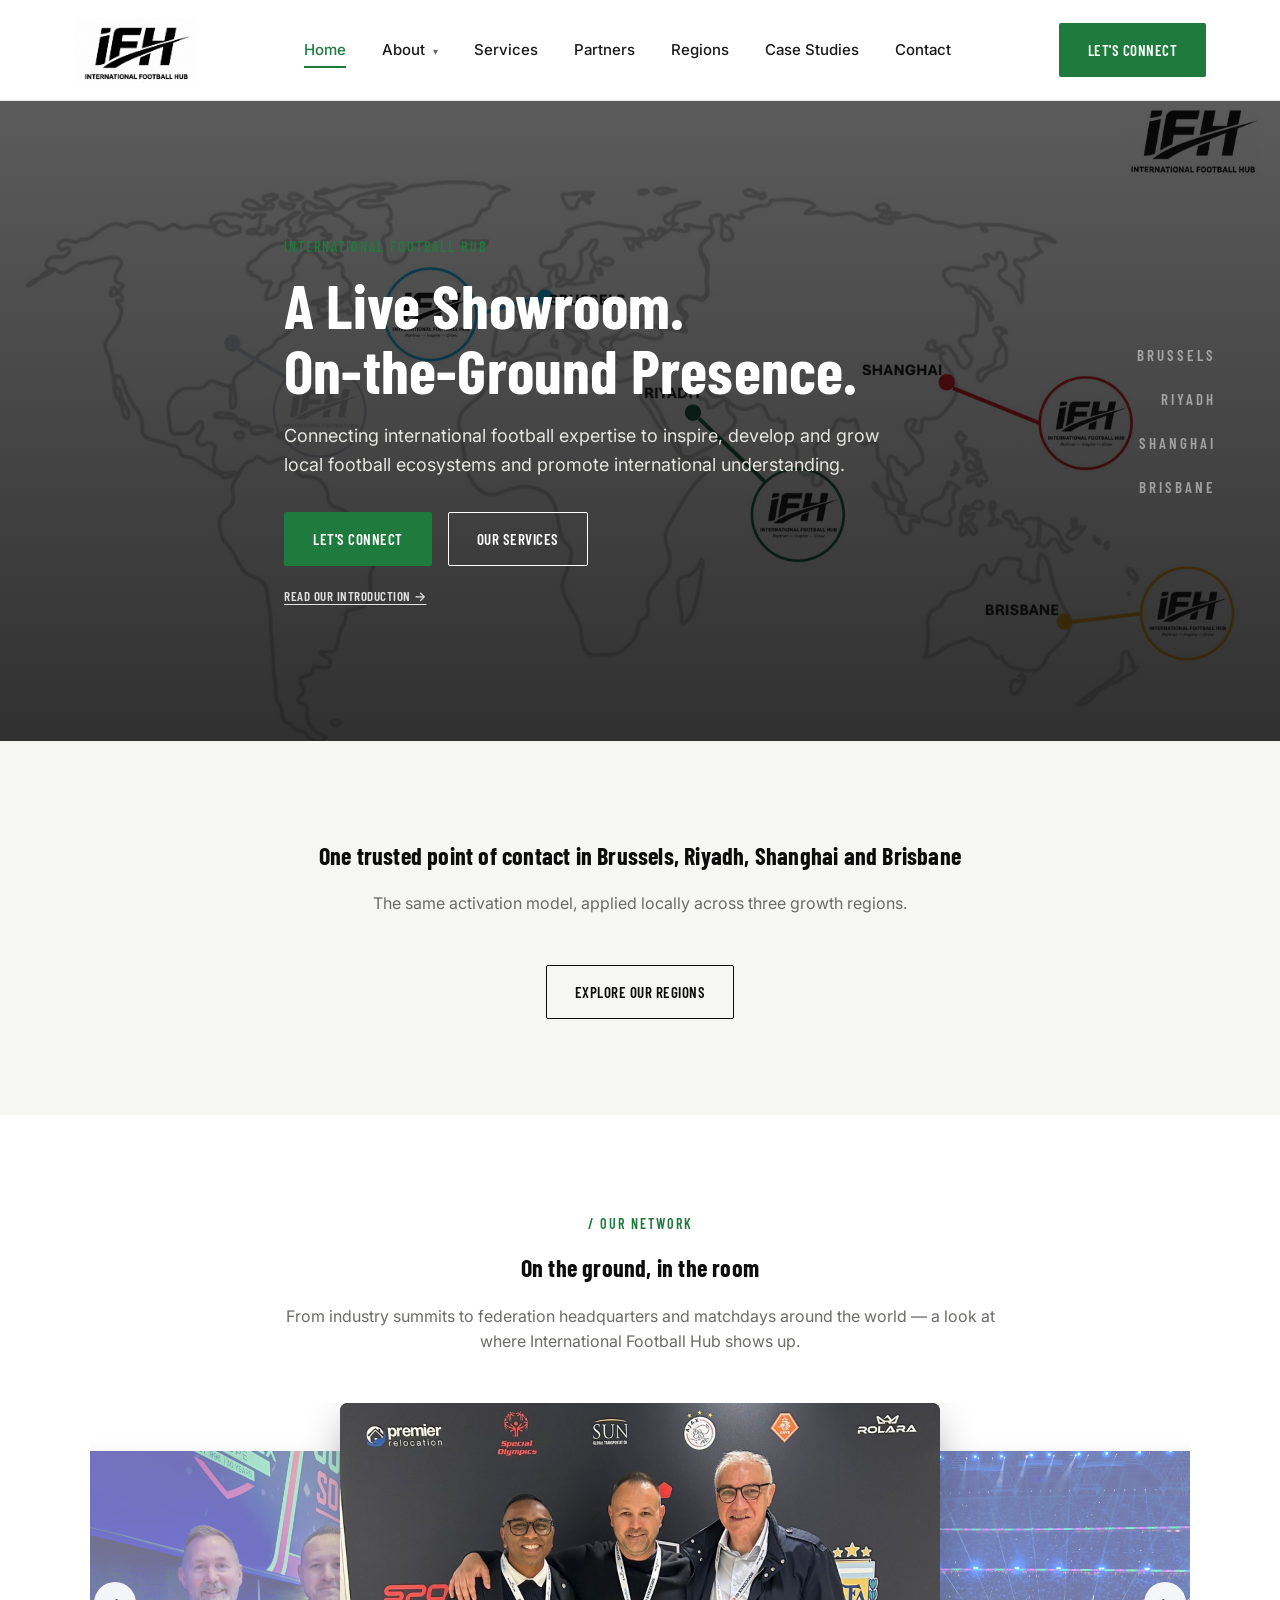
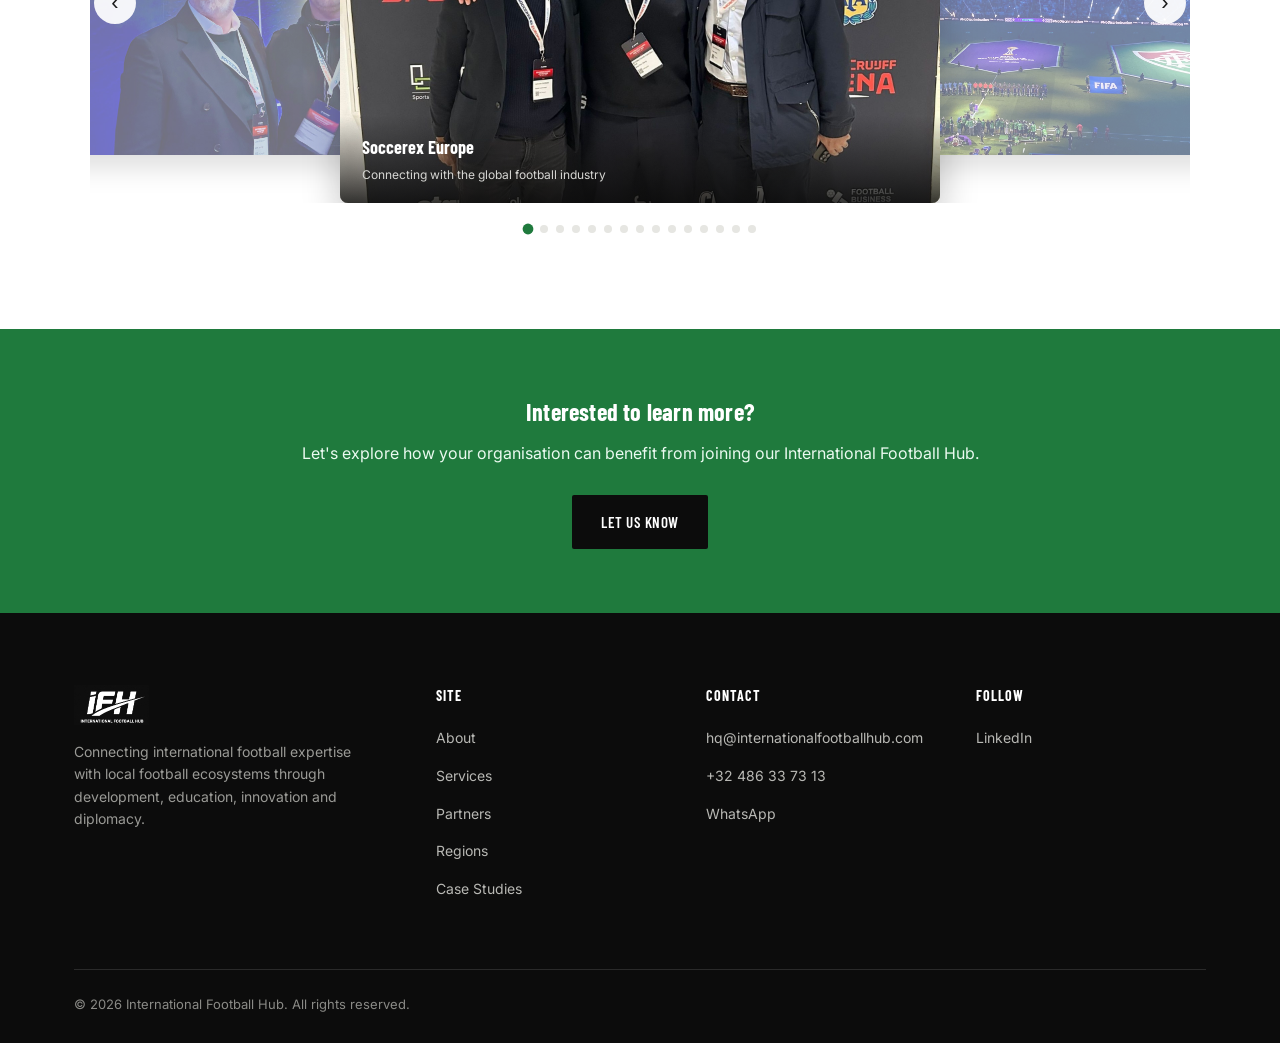
<file: index.html>
<!DOCTYPE html>
<html lang="en">
<head>
<meta charset="UTF-8">
<meta name="viewport" content="width=device-width, initial-scale=1.0">
<title>International Football Hub | Connecting Football Expertise Worldwide</title>
<meta name="description" content="International Football Hub gives international football organisations a trusted, on-the-ground presence in emerging football markets — connecting global expertise with local opportunity across Saudi Arabia & the GCC, China and Australia.">
<link rel="icon" type="image/png" href="assets/img/ifh-logo.png">
<link rel="preconnect" href="https://fonts.googleapis.com">
<link rel="preconnect" href="https://fonts.gstatic.com" crossorigin>
<link href="https://fonts.googleapis.com/css2?family=Inter:wght@400;500;600;700&family=Barlow+Condensed:wght@600;700&display=swap" rel="stylesheet">
<link rel="stylesheet" href="assets/css/style.css">
</head>
<body>

<header class="site-header">
  <div class="container">
    <a href="index.html" class="brand">
      <img src="assets/img/ifh-logo.png" alt="International Football Hub">
    </a>
    <nav class="main-nav">
      <a href="index.html" class="active">Home</a>
      <div class="nav-item">
        <a href="about.html">About <span class="caret">&#9662;</span></a>
        <div class="nav-dropdown">
          <a href="about.html#vision">Vision</a>
          <a href="about.html#introduction">Introduction</a>
          <a href="about.html#how-it-works">How IFH Works</a>
          <a href="about.html#how-ifh-operates">How IFH Operates</a>
        </div>
      </div>
      <a href="services.html">Services</a>
      <a href="partners.html">Partners</a>
      <a href="regions.html">Regions</a>
      <a href="case-studies.html">Case Studies</a>
      <a href="contact.html">Contact</a>
    </nav>
    <div class="header-actions">
      <a href="contact.html" class="btn btn--accent">Let's Connect</a>
      <button class="nav-toggle" aria-label="Toggle menu">
        <span></span><span></span><span></span>
      </button>
    </div>
  </div>
</header>

<section class="hero">
  <div class="hero__bg" style="background-image:url('assets/img/ifh-hero-source.jpg');"></div>
  <div class="hero__overlay"></div>
  <div class="container hero__content">
    <span class="eyebrow">International Football Hub</span>
    <h1>A Live Showroom.<br>On-the-Ground Presence.</h1>
    <p class="lead">Connecting international football expertise to inspire, develop and grow local football ecosystems and promote international understanding.</p>
    <div class="hero__actions">
      <a href="contact.html" class="btn btn--accent">Let's Connect</a>
      <a href="services.html" class="btn btn--outline">Our Services</a>
    </div>
    <a href="about.html#introduction" class="hero__link">Read Our Introduction &rarr;</a>
  </div>
  <div class="hero__cities">
    <span>Brussels</span>
    <span>Riyadh</span>
    <span>Shanghai</span>
    <span>Brisbane</span>
  </div>
</section>

<section class="section section--off">
  <div class="container">
    <div class="section-head center">
      <h2>One trusted point of contact in Brussels, Riyadh, Shanghai and Brisbane</h2>
      <p style="margin-top:16px;">The same activation model, applied locally across three growth regions.</p>
    </div>
    <div style="text-align:center; margin-top:24px;">
      <a href="regions.html" class="btn btn--outline-dark">Explore Our Regions</a>
    </div>
  </div>
</section>

<section class="section">
  <div class="container">
    <div class="section-head center">
      <span class="eyebrow">/ Our Network</span>
      <h2>On the ground, in the room</h2>
      <p style="margin-top:16px;">From industry summits to federation headquarters and matchdays around the world — a look at where International Football Hub shows up.</p>
    </div>
    <div class="showcase-slider" id="showcase-slider">
      <div class="showcase-slider__viewport">
        <div class="showcase-slider__track" id="showcase-track">
          <div class="showcase-slider__slide"><img src="assets/img/event-soccerex-europe-team.jpg" alt="International Football Hub team at Soccerex Europe" loading="lazy"><div class="showcase-slider__caption"><strong>Soccerex Europe</strong><span>Connecting with the global football industry</span></div></div>
          <div class="showcase-slider__slide"><img src="assets/img/event-fifa-club-world-cup-final.jpg" alt="FIFA Club World Cup Final" loading="lazy"><div class="showcase-slider__caption"><strong>FIFA Club World Cup Final</strong><span>Jeddah, Saudi Arabia</span></div></div>
          <div class="showcase-slider__slide"><img src="assets/img/event-world-football-summit-riyadh.jpg" alt="World Football Summit Riyadh" loading="lazy"><div class="showcase-slider__caption"><strong>World Football Summit</strong><span>Riyadh, Saudi Arabia</span></div></div>
          <div class="showcase-slider__slide"><img src="assets/img/event-alhilal-saudi-league.jpg" alt="Roshn Saudi League match, Al-Hilal" loading="lazy"><div class="showcase-slider__caption"><strong>Roshn Saudi League</strong><span>Al-Hilal matchday, Riyadh</span></div></div>
          <div class="showcase-slider__slide"><img src="assets/img/event-king-abdullah-sports-city.jpg" alt="King Abdullah Sports City, Saudi Arabia" loading="lazy"><div class="showcase-slider__caption"><strong>King Abdullah Sports City</strong><span>Saudi Arabia</span></div></div>
          <div class="showcase-slider__slide"><img src="assets/img/event-worldcup-qatar-fans.jpg" alt="Saudi Arabia fans at the FIFA World Cup Qatar 2022" loading="lazy"><div class="showcase-slider__caption"><strong>FIFA World Cup Qatar 2022</strong><span>Saudi Arabia fans</span></div></div>
          <div class="showcase-slider__slide"><img src="assets/img/event-olympics-paris-2024-match.jpg" alt="Olympic Games Paris 2024 football match" loading="lazy"><div class="showcase-slider__caption"><strong>Olympic Games Paris 2024</strong><span>Football tournament</span></div></div>
          <div class="showcase-slider__slide"><img src="assets/img/event-olympics-lyon-stadium.jpg" alt="Groupama Stadium, Lyon, during the Paris 2024 Olympics" loading="lazy"><div class="showcase-slider__caption"><strong>Olympic Games Paris 2024</strong><span>Groupama Stadium, Lyon</span></div></div>
          <div class="showcase-slider__slide"><img src="assets/img/event-rbfa-hq-exterior.jpg" alt="Royal Belgian Football Association headquarters" loading="lazy"><div class="showcase-slider__caption"><strong>Royal Belgian Football Association</strong><span>Headquarters, Brussels</span></div></div>
          <div class="showcase-slider__slide"><img src="assets/img/event-rbfa-hq-lounge.jpg" alt="Royal Belgian Football Association headquarters, lounge" loading="lazy"><div class="showcase-slider__caption"><strong>Royal Belgian Football Association</strong><span>Headquarters, Brussels</span></div></div>
          <div class="showcase-slider__slide"><img src="assets/img/event-rbfa-hq-boardroom.jpg" alt="Royal Belgian Football Association headquarters, boardroom" loading="lazy"><div class="showcase-slider__caption"><strong>Royal Belgian Football Association</strong><span>Headquarters, Brussels</span></div></div>
          <div class="showcase-slider__slide"><img src="assets/img/event-knvb-campus-atrium.jpg" alt="KNVB Campus Innovation Festival" loading="lazy"><div class="showcase-slider__caption"><strong>KNVB Campus</strong><span>Innovation Festival</span></div></div>
          <div class="showcase-slider__slide"><img src="assets/img/event-knvb-campus-stage.jpg" alt="KNVB Campus Innovation Festival stage" loading="lazy"><div class="showcase-slider__caption"><strong>KNVB Campus</strong><span>Innovation Festival</span></div></div>
          <div class="showcase-slider__slide"><img src="assets/img/event-fa-st-georges-park.jpg" alt="The FA, St George's Park, England" loading="lazy"><div class="showcase-slider__caption"><strong>The FA</strong><span>St George's Park, England</span></div></div>
          <div class="showcase-slider__slide"><img src="assets/img/event-soccerex-30years.jpg" alt="Soccerex Europe, 30 years" loading="lazy"><div class="showcase-slider__caption"><strong>Soccerex Europe</strong><span>30 years of the industry's leading summit</span></div></div>
        </div>
        <button type="button" class="showcase-slider__arrow showcase-slider__arrow--prev" aria-label="Previous photo">&#8249;</button>
        <button type="button" class="showcase-slider__arrow showcase-slider__arrow--next" aria-label="Next photo">&#8250;</button>
      </div>
      <div class="showcase-slider__dots" id="showcase-dots"></div>
    </div>
  </div>
</section>

<section class="cta-band">
  <div class="container">
    <h2>Interested to learn more?</h2>
    <p>Let's explore how your organisation can benefit from joining our International Football Hub.</p>
    <a href="contact.html" class="btn btn--dark">Let Us Know</a>
  </div>
</section>

<footer class="site-footer">
  <div class="container">
    <div class="footer-grid">
      <div class="footer-brand">
        <img src="assets/img/ifh-logo.png" alt="International Football Hub">
        <p>Connecting international football expertise with local football ecosystems through development, education, innovation and diplomacy.</p>
      </div>
      <div class="footer-col">
        <h4>Site</h4>
        <ul>
          <li><a href="about.html">About</a></li>
          <li><a href="services.html">Services</a></li>
          <li><a href="partners.html">Partners</a></li>
          <li><a href="regions.html">Regions</a></li>
          <li><a href="case-studies.html">Case Studies</a></li>
        </ul>
      </div>
      <div class="footer-col">
        <h4>Contact</h4>
        <ul>
          <li><a href="mailto:hq@internationalfootballhub.com">hq@internationalfootballhub.com</a></li>
          <li><a href="tel:+32486337313">+32 486 33 73 13</a></li>
          <li><a href="https://wa.me/32486337313" target="_blank" rel="noopener">WhatsApp</a></li>
        </ul>
      </div>
      <div class="footer-col">
        <h4>Follow</h4>
        <ul>
          <li><a href="https://www.linkedin.com/company/international-football-hub/" target="_blank" rel="noopener">LinkedIn</a></li>
        </ul>
      </div>
    </div>
    <div class="footer-bottom">
      <span>&copy; <span id="year"></span> International Football Hub. All rights reserved.</span>
    </div>
  </div>
</footer>

<script>document.getElementById('year').textContent = new Date().getFullYear();</script>
<script src="assets/js/main.js"></script>
</body>
</html>
</file>
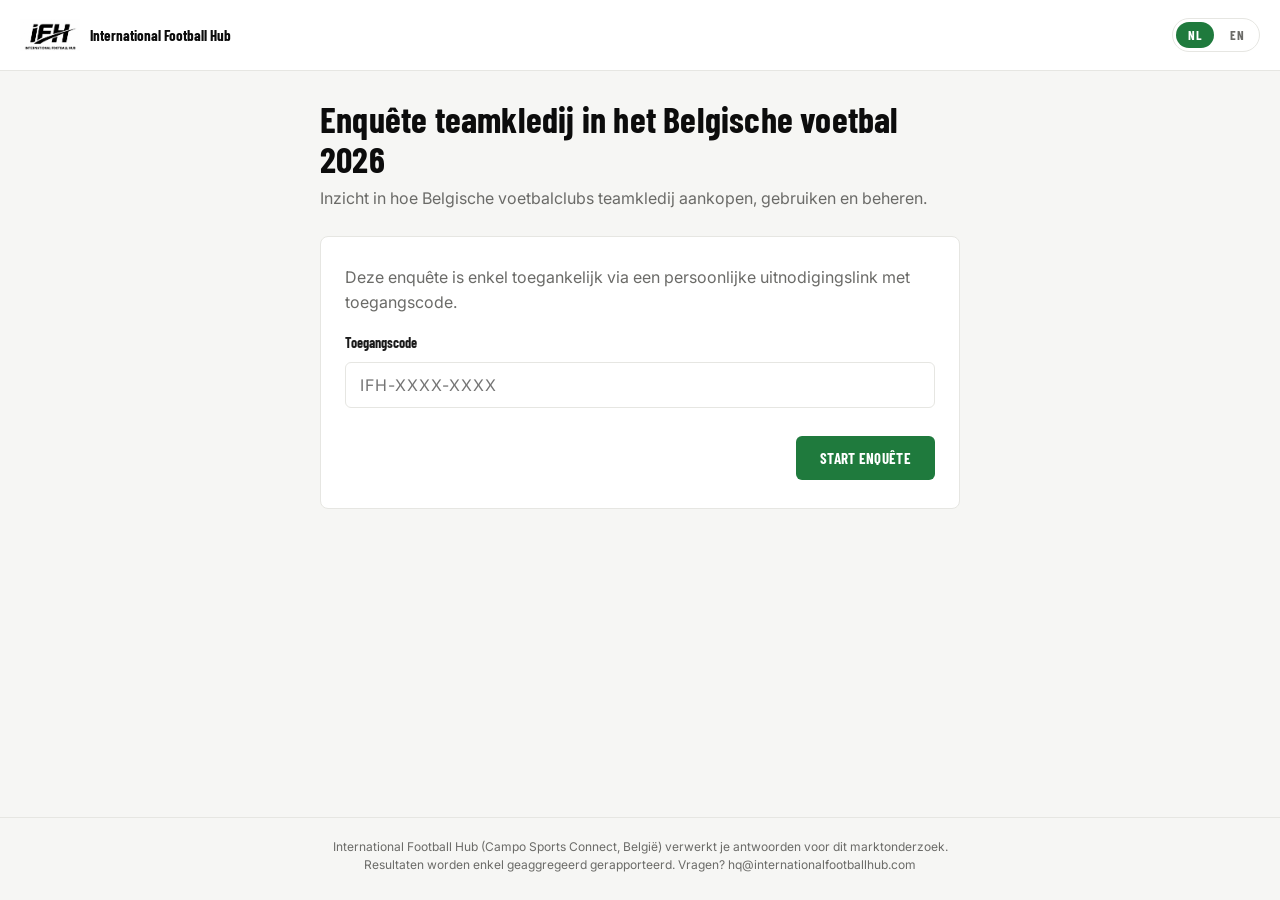
<file: enquete/index.html>
<!DOCTYPE html>
<html lang="nl">
<head>
<meta charset="UTF-8">
<meta name="viewport" content="width=device-width, initial-scale=1.0">
<title>Enquête teamkledij | International Football Hub</title>
<meta name="description" content="IFH marktonderzoek teamkledij in het Belgische voetbal — enkel toegankelijk via persoonlijke uitnodiging.">
<meta name="robots" content="noindex, nofollow">
<link rel="icon" type="image/png" href="../assets/img/ifh-logo.png">
<link rel="preconnect" href="https://fonts.googleapis.com">
<link rel="preconnect" href="https://fonts.gstatic.com" crossorigin>
<link href="https://fonts.googleapis.com/css2?family=Inter:wght@400;500;600;700&family=Barlow+Condensed:wght@600;700&display=swap" rel="stylesheet">
<link rel="stylesheet" href="../assets/css/style.css">
<link rel="stylesheet" href="../assets/css/survey.css">
</head>
<body>

<div class="survey-shell">
  <header class="survey-header">
    <a class="survey-header__brand" href="../index.html">
      <img src="../assets/img/ifh-logo.png" alt="International Football Hub">
      <span>International Football Hub</span>
    </a>
    <div class="survey-lang" role="group" aria-label="Language / Taal">
      <button type="button" data-lang="nl">NL</button>
      <button type="button" data-lang="en">EN</button>
    </div>
  </header>

  <main class="survey-main" id="surveyApp" aria-live="polite">
    <!-- rendered by survey.js -->
  </main>

  <footer class="survey-footer">
    <p id="surveyPrivacy"></p>
  </footer>
</div>

<script src="../assets/js/survey.js"></script>
</body>
</html>
</file>
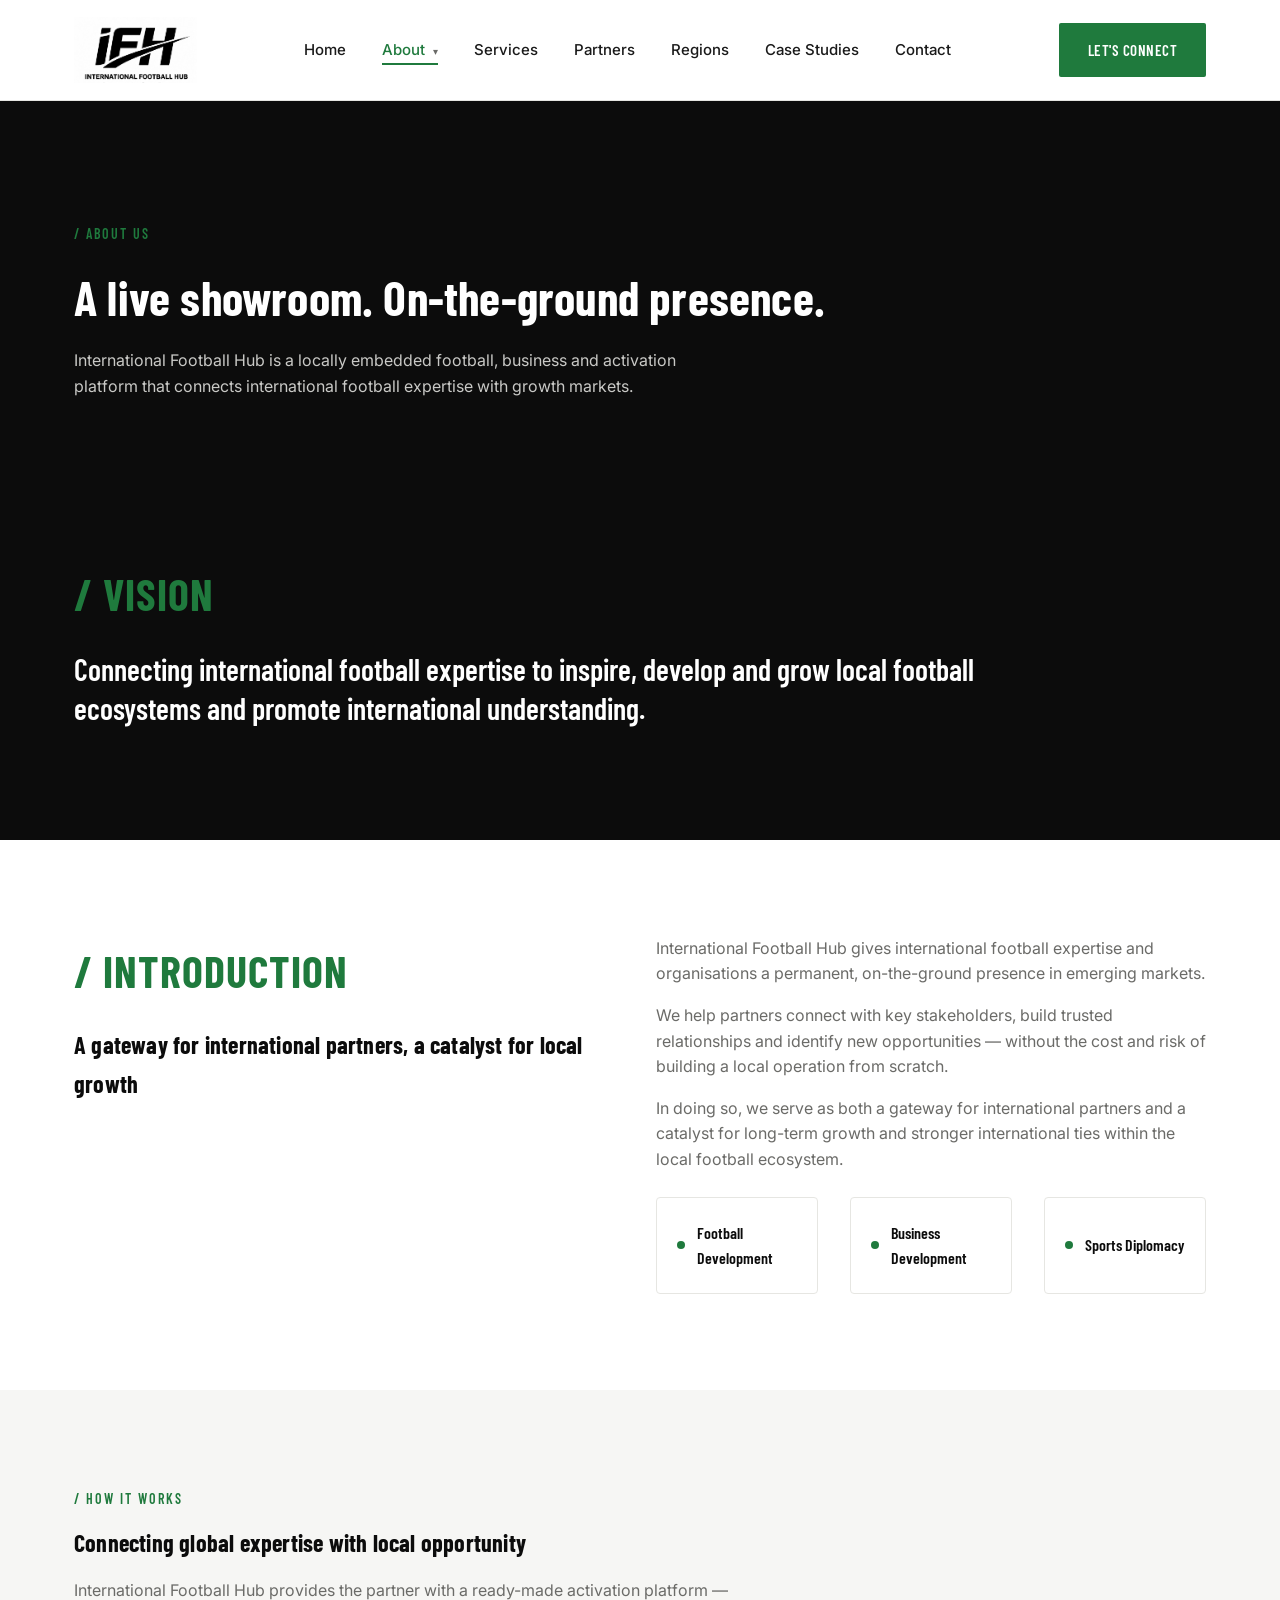
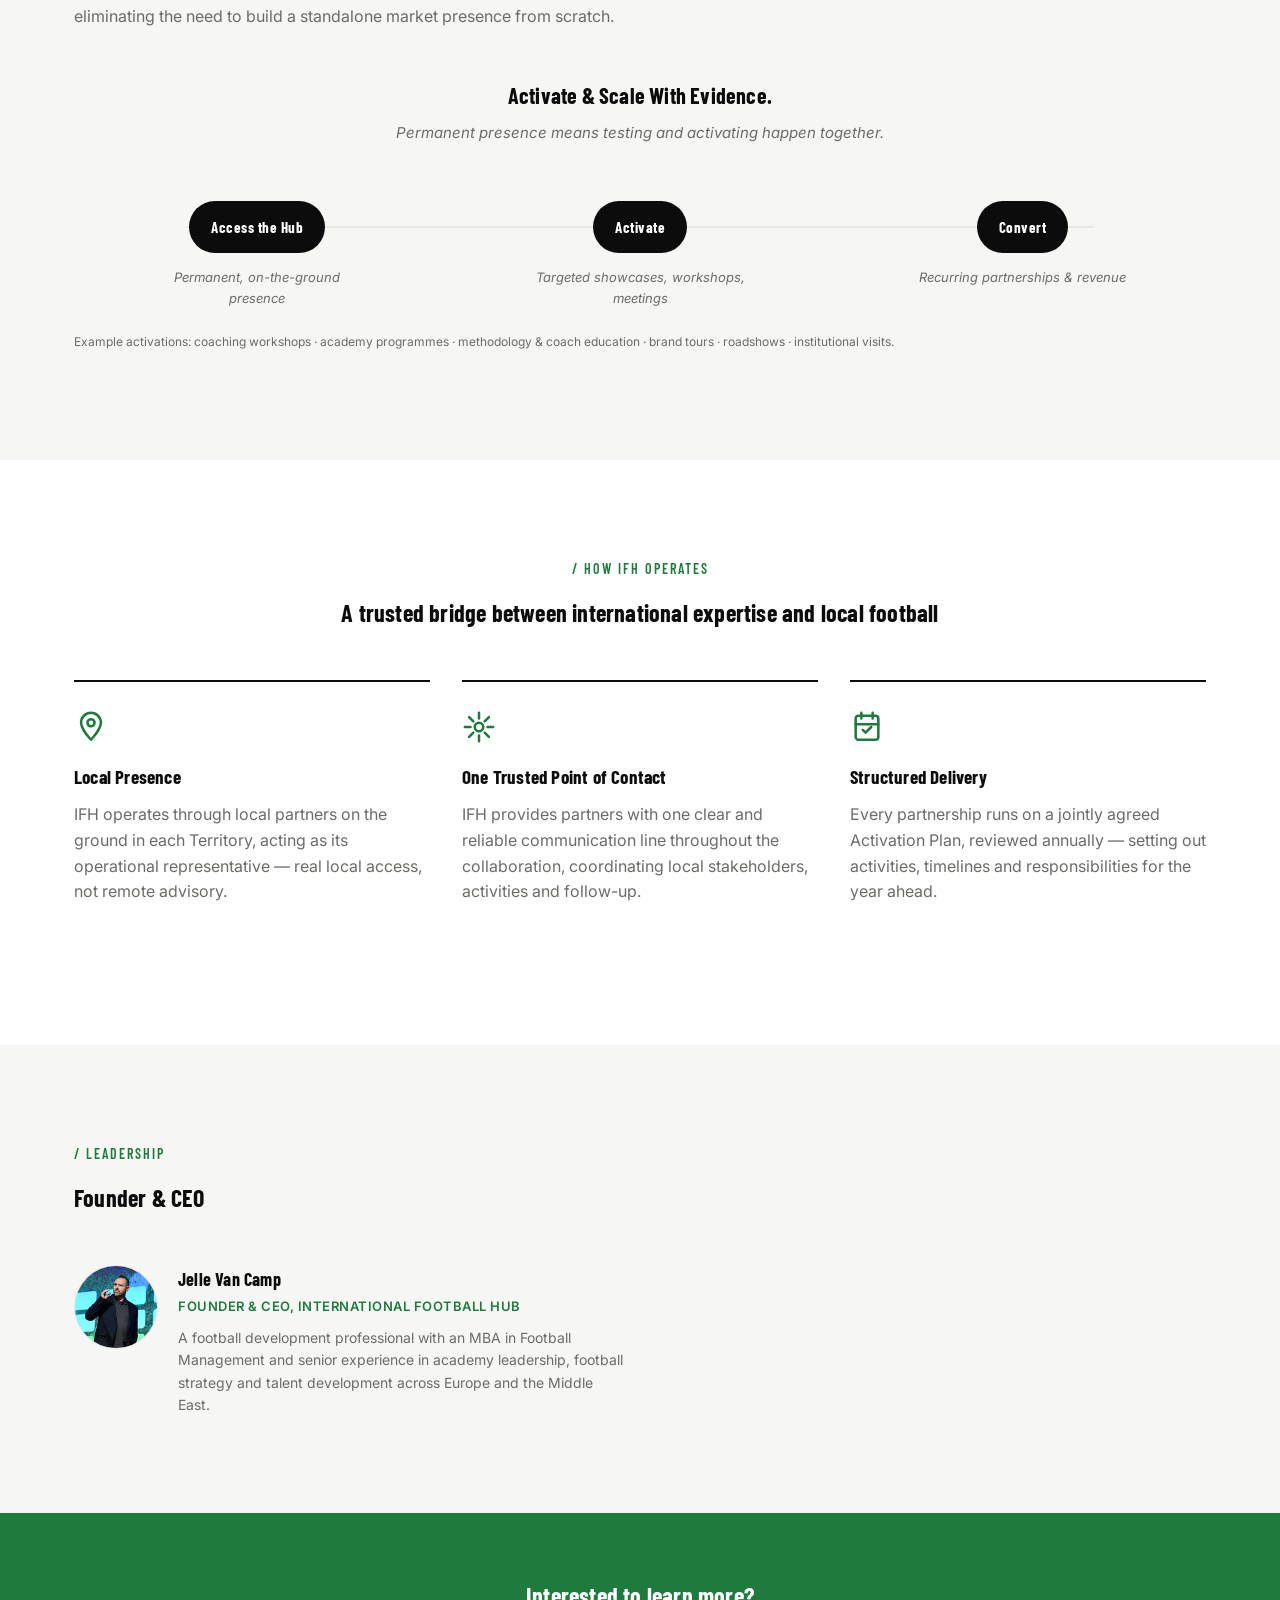
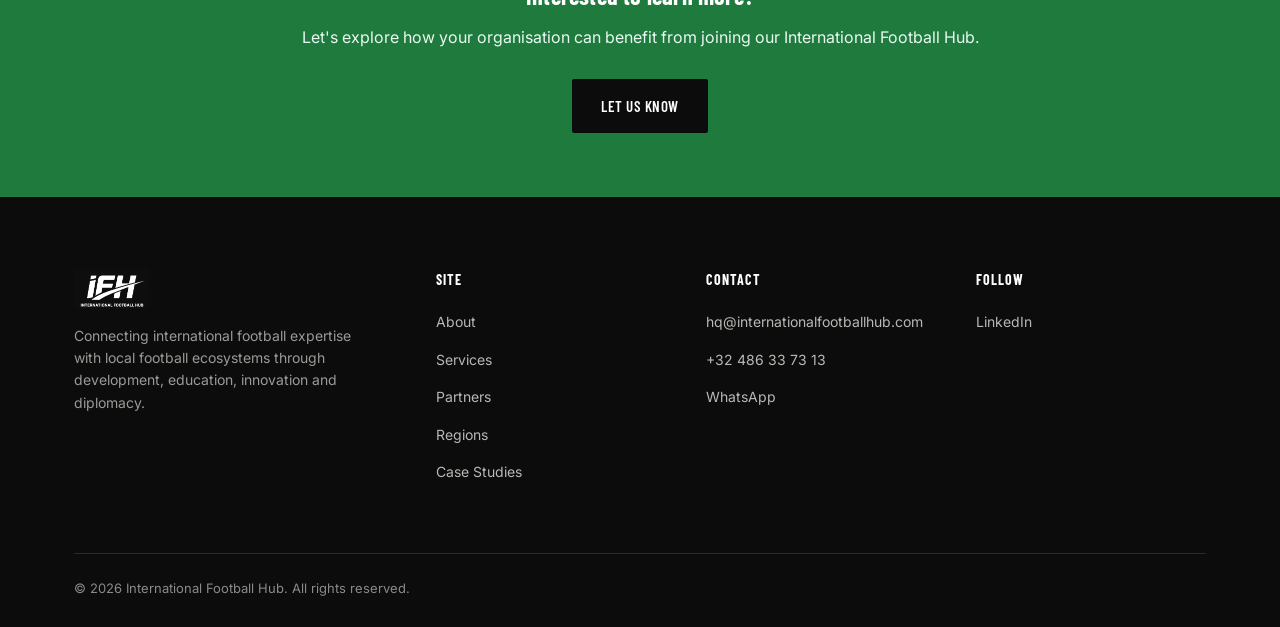
<file: about.html>
<!DOCTYPE html>
<html lang="en">
<head>
<meta charset="UTF-8">
<meta name="viewport" content="width=device-width, initial-scale=1.0">
<title>About | International Football Hub</title>
<meta name="description" content="Learn about International Football Hub's vision and approach to connecting international football expertise with local football ecosystems.">
<link rel="icon" type="image/png" href="assets/img/ifh-logo.png">
<link rel="preconnect" href="https://fonts.googleapis.com">
<link rel="preconnect" href="https://fonts.gstatic.com" crossorigin>
<link href="https://fonts.googleapis.com/css2?family=Inter:wght@400;500;600;700&family=Barlow+Condensed:wght@600;700&display=swap" rel="stylesheet">
<link rel="stylesheet" href="assets/css/style.css">
</head>
<body>

<header class="site-header">
  <div class="container">
    <a href="index.html" class="brand">
      <img src="assets/img/ifh-logo.png" alt="International Football Hub">
    </a>
    <nav class="main-nav">
      <a href="index.html">Home</a>
      <div class="nav-item">
        <a href="about.html" class="active">About <span class="caret">&#9662;</span></a>
        <div class="nav-dropdown">
          <a href="about.html#vision">Vision</a>
          <a href="about.html#introduction">Introduction</a>
          <a href="about.html#how-it-works">How IFH Works</a>
          <a href="about.html#how-ifh-operates">How IFH Operates</a>
        </div>
      </div>
      <a href="services.html">Services</a>
      <a href="partners.html">Partners</a>
      <a href="regions.html">Regions</a>
      <a href="case-studies.html">Case Studies</a>
      <a href="contact.html">Contact</a>
    </nav>
    <div class="header-actions">
      <a href="contact.html" class="btn btn--accent">Let's Connect</a>
      <button class="nav-toggle" aria-label="Toggle menu">
        <span></span><span></span><span></span>
      </button>
    </div>
  </div>
</header>

<section class="page-hero">
  <div class="container">
    <span class="eyebrow">/ About Us</span>
    <h1>A live showroom. On-the-ground presence.</h1>
    <p>International Football Hub is a locally embedded football, business and activation platform that connects international football expertise with growth markets.</p>
  </div>
</section>

<section class="section section--dark" id="vision">
  <div class="container">
    <div class="quote-block" style="max-width:900px;">
      <span class="eyebrow eyebrow--lg">/ Vision</span>
      <blockquote>Connecting international football expertise to inspire, develop and grow local football ecosystems and promote international understanding.</blockquote>
    </div>
  </div>
</section>

<section class="section" id="introduction">
  <div class="container">
    <div class="grid grid--2" style="align-items:start;">
      <div>
        <span class="eyebrow eyebrow--lg">/ Introduction</span>
        <h2>A gateway for international partners, a catalyst for local growth</h2>
      </div>
      <div>
        <p>International Football Hub gives international football expertise and organisations a permanent, on-the-ground presence in emerging markets.</p>
        <p>We help partners connect with key stakeholders, build trusted relationships and identify new opportunities — without the cost and risk of building a local operation from scratch.</p>
        <p>In doing so, we serve as both a gateway for international partners and a catalyst for long-term growth and stronger international ties within the local football ecosystem.</p>
        <div class="grid grid--3" style="margin-top:24px;">
          <div class="tag-card"><span class="dot"></span>Football Development</div>
          <div class="tag-card"><span class="dot"></span>Business Development</div>
          <div class="tag-card"><span class="dot"></span>Sports Diplomacy</div>
        </div>
      </div>
    </div>
  </div>
</section>

<section class="section section--off" id="how-it-works">
  <div class="container">
    <div class="section-head">
      <span class="eyebrow">/ How It Works</span>
      <h2>Connecting global expertise with local opportunity</h2>
      <p style="margin-top:16px;">International Football Hub provides the partner with a ready-made activation platform — eliminating the need to build a standalone market presence from scratch.</p>
    </div>
    <div class="hub-flow__tagline">
      <h3>Activate &amp; Scale With Evidence.</h3>
      <p>Permanent presence means testing and activating happen together.</p>
    </div>

    <div class="step-flow">
      <div class="step-flow__line"></div>
      <div class="step-flow__item">
        <span class="step-flow__pill">Access the Hub</span>
        <p class="step-flow__caption">Permanent, on-the-ground presence</p>
      </div>
      <div class="step-flow__item">
        <span class="step-flow__pill">Activate</span>
        <p class="step-flow__caption">Targeted showcases, workshops, meetings</p>
      </div>
      <div class="step-flow__item">
        <span class="step-flow__pill">Convert</span>
        <p class="step-flow__caption">Recurring partnerships &amp; revenue</p>
      </div>
    </div>
    <p class="source-note" style="margin-top:24px;">Example activations: coaching workshops · academy programmes · methodology &amp; coach education · brand tours · roadshows · institutional visits.</p>
  </div>
</section>

<section class="section" id="how-ifh-operates">
  <div class="container">
    <div class="section-head center">
      <span class="eyebrow">/ How IFH Operates</span>
      <h2>A trusted bridge between international expertise and local football</h2>
    </div>
    <div class="grid grid--3">
      <div class="reason-card">
        <div class="reason-card__icon"><svg viewBox="0 0 24 24" fill="none" stroke="currentColor" stroke-width="1.8" stroke-linecap="round" stroke-linejoin="round"><path d="M12 21s7-7.5 7-12a7 7 0 10-14 0c0 4.5 7 12 7 12z"/><circle cx="12" cy="9" r="2.5"/></svg></div>
        <h3>Local Presence</h3>
        <p>IFH operates through local partners on the ground in each Territory, acting as its operational representative — real local access, not remote advisory.</p>
      </div>
      <div class="reason-card">
        <div class="reason-card__icon"><svg viewBox="0 0 24 24" fill="none" stroke="currentColor" stroke-width="1.8" stroke-linecap="round"><circle cx="12" cy="12" r="3"/><path d="M12 2v4M12 18v4M2 12h4M18 12h4M5 5l3 3M16 16l3 3M19 5l-3 3M8 16l-3 3"/></svg></div>
        <h3>One Trusted Point of Contact</h3>
        <p>IFH provides partners with one clear and reliable communication line throughout the collaboration, coordinating local stakeholders, activities and follow-up.</p>
      </div>
      <div class="reason-card">
        <div class="reason-card__icon"><svg viewBox="0 0 24 24" fill="none" stroke="currentColor" stroke-width="1.8" stroke-linecap="round" stroke-linejoin="round"><rect x="4" y="4" width="16" height="17" rx="2"/><path d="M8 2v4M16 2v4M4 10h16M9 14l2 2 4-4"/></svg></div>
        <h3>Structured Delivery</h3>
        <p>Every partnership runs on a jointly agreed Activation Plan, reviewed annually — setting out activities, timelines and responsibilities for the year ahead.</p>
      </div>
    </div>
  </div>
</section>

<section class="section section--off">
  <div class="container">
    <div class="section-head">
      <span class="eyebrow">/ Leadership</span>
      <h2>Founder &amp; CEO</h2>
    </div>
    <div class="grid grid--2">
      <div class="team-card">
        <div class="avatar"><img src="assets/img/jelle-van-camp.jpg" alt="Jelle Van Camp"></div>
        <div>
          <h3>Jelle Van Camp</h3>
          <span class="role">Founder &amp; CEO, International Football Hub</span>
          <p>A football development professional with an MBA in Football Management and senior experience in academy leadership, football strategy and talent development across Europe and the Middle East.</p>
        </div>
      </div>
    </div>
  </div>
</section>

<section class="cta-band">
  <div class="container">
    <h2>Interested to learn more?</h2>
    <p>Let's explore how your organisation can benefit from joining our International Football Hub.</p>
    <a href="contact.html" class="btn btn--dark">Let Us Know</a>
  </div>
</section>

<footer class="site-footer">
  <div class="container">
    <div class="footer-grid">
      <div class="footer-brand">
        <img src="assets/img/ifh-logo.png" alt="International Football Hub">
        <p>Connecting international football expertise with local football ecosystems through development, education, innovation and diplomacy.</p>
      </div>
      <div class="footer-col">
        <h4>Site</h4>
        <ul>
          <li><a href="about.html">About</a></li>
          <li><a href="services.html">Services</a></li>
          <li><a href="partners.html">Partners</a></li>
          <li><a href="regions.html">Regions</a></li>
          <li><a href="case-studies.html">Case Studies</a></li>
        </ul>
      </div>
      <div class="footer-col">
        <h4>Contact</h4>
        <ul>
          <li><a href="mailto:hq@internationalfootballhub.com">hq@internationalfootballhub.com</a></li>
          <li><a href="tel:+32486337313">+32 486 33 73 13</a></li>
          <li><a href="https://wa.me/32486337313" target="_blank" rel="noopener">WhatsApp</a></li>
        </ul>
      </div>
      <div class="footer-col">
        <h4>Follow</h4>
        <ul>
          <li><a href="https://www.linkedin.com/company/international-football-hub/" target="_blank" rel="noopener">LinkedIn</a></li>
        </ul>
      </div>
    </div>
    <div class="footer-bottom">
      <span>&copy; <span id="year"></span> International Football Hub. All rights reserved.</span>
    </div>
  </div>
</footer>

<script>document.getElementById('year').textContent = new Date().getFullYear();</script>
<script src="assets/js/main.js"></script>
</body>
</html>
</file>
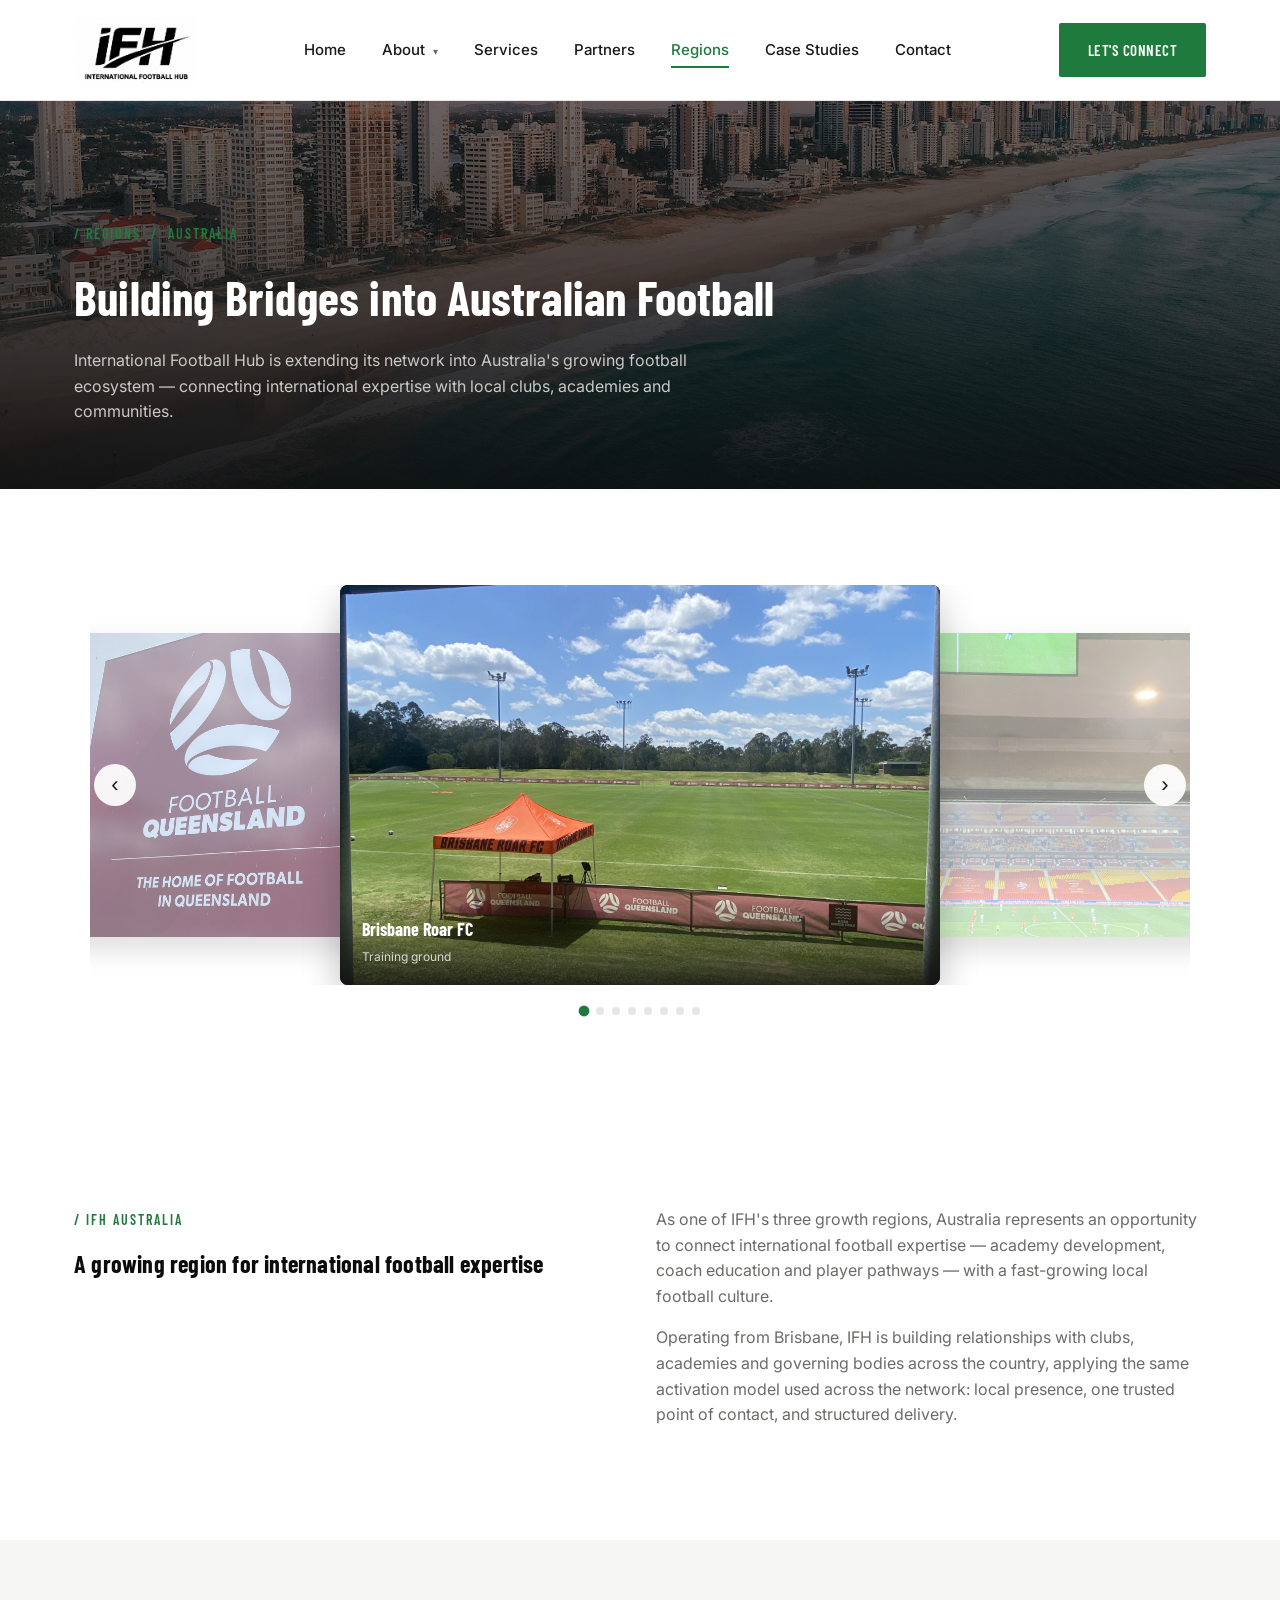
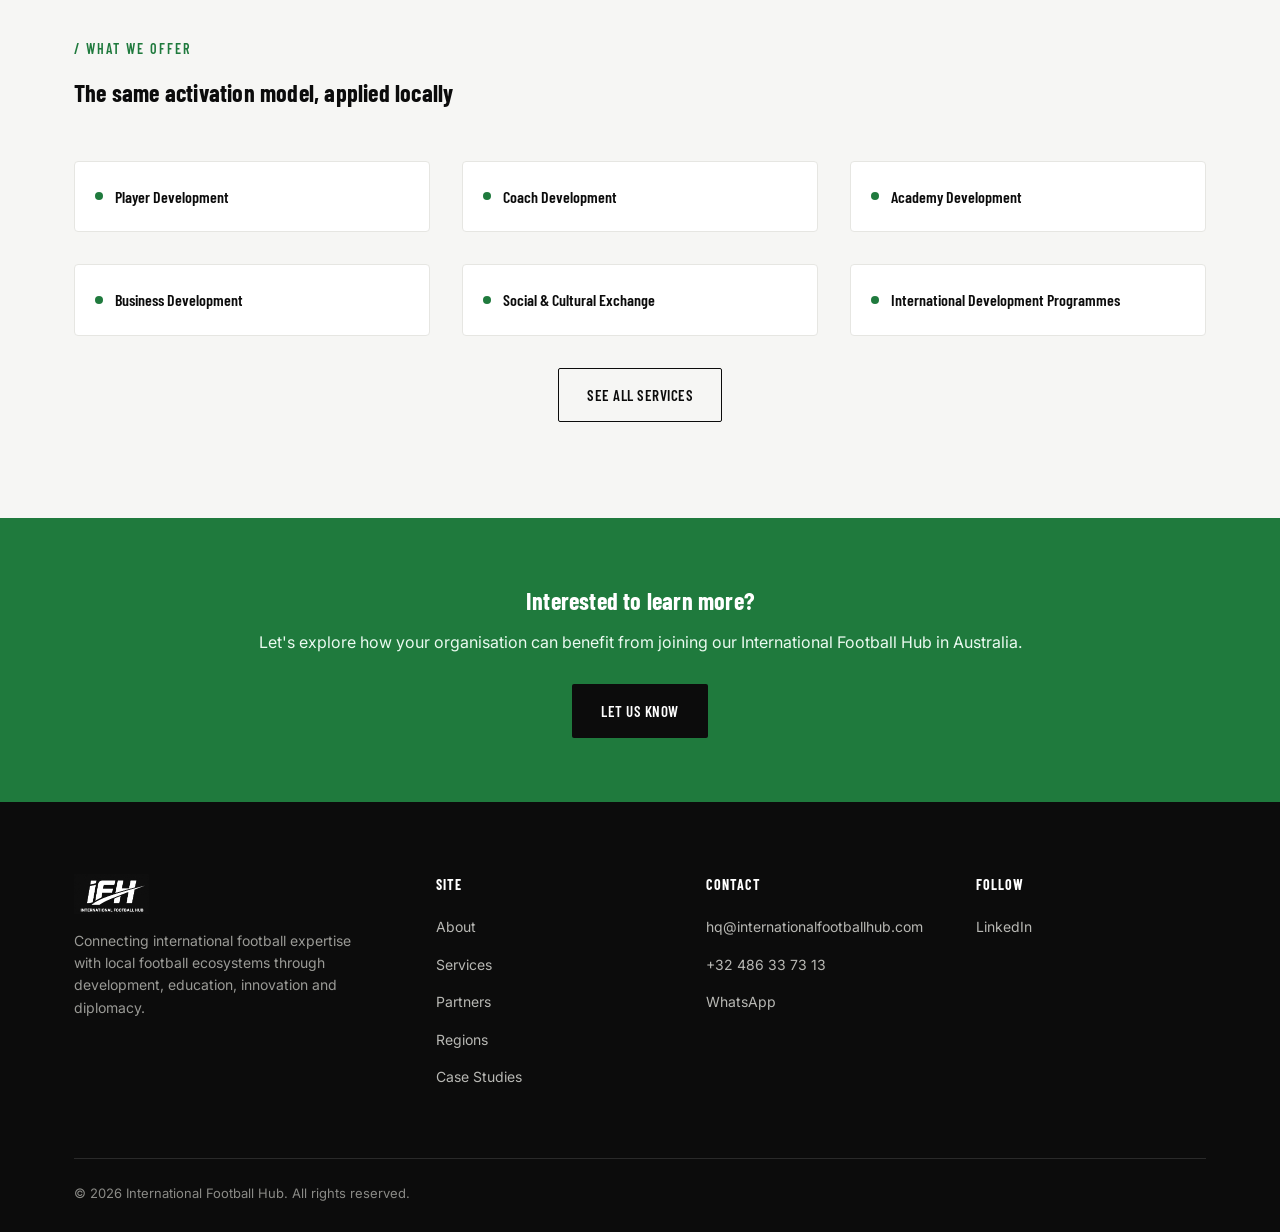
<file: australia.html>
<!DOCTYPE html>
<html lang="en">
<head>
<meta charset="UTF-8">
<meta name="viewport" content="width=device-width, initial-scale=1.0">
<title>Australia | International Football Hub</title>
<meta name="description" content="International Football Hub is building bridges between international football expertise and Australia's growing football ecosystem — clubs, academies and communities.">
<link rel="icon" type="image/png" href="assets/img/ifh-logo.png">
<link rel="preconnect" href="https://fonts.googleapis.com">
<link rel="preconnect" href="https://fonts.gstatic.com" crossorigin>
<link href="https://fonts.googleapis.com/css2?family=Inter:wght@400;500;600;700&family=Barlow+Condensed:wght@600;700&display=swap" rel="stylesheet">
<link rel="stylesheet" href="assets/css/style.css">
</head>
<body>

<header class="site-header">
  <div class="container">
    <a href="index.html" class="brand">
      <img src="assets/img/ifh-logo.png" alt="International Football Hub">
    </a>
    <nav class="main-nav">
      <a href="index.html">Home</a>
      <div class="nav-item">
        <a href="about.html">About <span class="caret">&#9662;</span></a>
        <div class="nav-dropdown">
          <a href="about.html#vision">Vision</a>
          <a href="about.html#introduction">Introduction</a>
          <a href="about.html#how-it-works">How IFH Works</a>
          <a href="about.html#how-ifh-operates">How IFH Operates</a>
        </div>
      </div>
      <a href="services.html">Services</a>
      <a href="partners.html">Partners</a>
      <a href="regions.html" class="active">Regions</a>
      <a href="case-studies.html">Case Studies</a>
      <a href="contact.html">Contact</a>
    </nav>
    <div class="header-actions">
      <a href="contact.html" class="btn btn--accent">Let's Connect</a>
      <button class="nav-toggle" aria-label="Toggle menu">
        <span></span><span></span><span></span>
      </button>
    </div>
  </div>
</header>

<section class="page-hero page-hero--photo" style="background-image:url('assets/img/australia-gold-coast.jpg');">
  <div class="container">
    <span class="eyebrow">/ Regions &nbsp;/&nbsp; Australia</span>
    <h1>Building Bridges into Australian Football</h1>
    <p>International Football Hub is extending its network into Australia's growing football ecosystem — connecting international expertise with local clubs, academies and communities.</p>
  </div>
</section>

<section class="section">
  <div class="container">
    <div class="showcase-slider" id="showcase-slider">
      <div class="showcase-slider__viewport">
        <div class="showcase-slider__track" id="showcase-track">
          <div class="showcase-slider__slide"><img src="assets/img/australia-brisbane-roar-training-ground.jpg" alt="Brisbane Roar FC training ground" loading="lazy"><div class="showcase-slider__caption"><strong>Brisbane Roar FC</strong><span>Training ground</span></div></div>
          <div class="showcase-slider__slide"><img src="assets/img/australia-brisbane-roar-suncorp-stadium.jpg" alt="Brisbane Roar v Sydney FC matchday" loading="lazy"><div class="showcase-slider__caption"><strong>Suncorp Stadium</strong><span>Brisbane Roar &ndash; Sydney FC</span></div></div>
          <div class="showcase-slider__slide"><img src="assets/img/australia-qld-football-convention-banners.jpg" alt="Qld Football Convention, Brisbane" loading="lazy"><div class="showcase-slider__caption"><strong>Qld Football Convention</strong><span>Elevate the Debate</span></div></div>
          <div class="showcase-slider__slide"><img src="assets/img/australia-brisbane-skyline-sunset.jpg" alt="Brisbane skyline at sunset" loading="lazy"><div class="showcase-slider__caption"><strong>Brisbane</strong><span>Skyline at sunset</span></div></div>
          <div class="showcase-slider__slide"><img src="assets/img/australia-rochedale-rovers-fc.jpg" alt="Rochedale Rovers Football Club, Brisbane" loading="lazy"><div class="showcase-slider__caption"><strong>Rochedale Rovers FC</strong><span>Brisbane</span></div></div>
          <div class="showcase-slider__slide"><img src="assets/img/australia-qld-football-convention-selfie.jpg" alt="Qld Football Convention, Brisbane" loading="lazy"><div class="showcase-slider__caption"><strong>Qld Football Convention</strong><span>Brisbane</span></div></div>
          <div class="showcase-slider__slide"><img src="assets/img/australia-brisbane-skyline-aerial.jpg" alt="Brisbane city skyline" loading="lazy"><div class="showcase-slider__caption"><strong>Brisbane</strong><span>City skyline</span></div></div>
          <div class="showcase-slider__slide"><img src="assets/img/australia-football-queensland-hq.jpg" alt="Football Queensland headquarters, home of football in Queensland" loading="lazy"><div class="showcase-slider__caption"><strong>Football Queensland</strong><span>Home of football in Queensland</span></div></div>
        </div>
        <button type="button" class="showcase-slider__arrow showcase-slider__arrow--prev" aria-label="Previous photo">&#8249;</button>
        <button type="button" class="showcase-slider__arrow showcase-slider__arrow--next" aria-label="Next photo">&#8250;</button>
      </div>
      <div class="showcase-slider__dots" id="showcase-dots"></div>
    </div>
  </div>
</section>

<section class="section">
  <div class="container">
    <div class="grid grid--2" style="align-items:start;">
      <div>
        <span class="eyebrow">/ IFH Australia</span>
        <h2>A growing region for international football expertise</h2>
      </div>
      <div>
        <p>As one of IFH's three growth regions, Australia represents an opportunity to connect international football expertise — academy development, coach education and player pathways — with a fast-growing local football culture.</p>
        <p>Operating from Brisbane, IFH is building relationships with clubs, academies and governing bodies across the country, applying the same activation model used across the network: local presence, one trusted point of contact, and structured delivery.</p>
      </div>
    </div>
  </div>
</section>

<section class="section section--off">
  <div class="container">
    <div class="section-head">
      <span class="eyebrow">/ What We Offer</span>
      <h2>The same activation model, applied locally</h2>
    </div>
    <div class="grid grid--3">
      <div class="tag-card"><span class="dot"></span>Player Development</div>
      <div class="tag-card"><span class="dot"></span>Coach Development</div>
      <div class="tag-card"><span class="dot"></span>Academy Development</div>
      <div class="tag-card"><span class="dot"></span>Business Development</div>
      <div class="tag-card"><span class="dot"></span>Social &amp; Cultural Exchange</div>
      <div class="tag-card"><span class="dot"></span>International Development Programmes</div>
    </div>
    <div style="text-align:center; margin-top:32px;">
      <a href="services.html" class="btn btn--outline-dark">See All Services</a>
    </div>
  </div>
</section>

<section class="cta-band">
  <div class="container">
    <h2>Interested to learn more?</h2>
    <p>Let's explore how your organisation can benefit from joining our International Football Hub in Australia.</p>
    <a href="contact.html" class="btn btn--dark">Let Us Know</a>
  </div>
</section>

<footer class="site-footer">
  <div class="container">
    <div class="footer-grid">
      <div class="footer-brand">
        <img src="assets/img/ifh-logo.png" alt="International Football Hub">
        <p>Connecting international football expertise with local football ecosystems through development, education, innovation and diplomacy.</p>
      </div>
      <div class="footer-col">
        <h4>Site</h4>
        <ul>
          <li><a href="about.html">About</a></li>
          <li><a href="services.html">Services</a></li>
          <li><a href="partners.html">Partners</a></li>
          <li><a href="regions.html">Regions</a></li>
          <li><a href="case-studies.html">Case Studies</a></li>
        </ul>
      </div>
      <div class="footer-col">
        <h4>Contact</h4>
        <ul>
          <li><a href="mailto:hq@internationalfootballhub.com">hq@internationalfootballhub.com</a></li>
          <li><a href="tel:+32486337313">+32 486 33 73 13</a></li>
          <li><a href="https://wa.me/32486337313" target="_blank" rel="noopener">WhatsApp</a></li>
        </ul>
      </div>
      <div class="footer-col">
        <h4>Follow</h4>
        <ul>
          <li><a href="https://www.linkedin.com/company/international-football-hub/" target="_blank" rel="noopener">LinkedIn</a></li>
        </ul>
      </div>
    </div>
    <div class="footer-bottom">
      <span>&copy; <span id="year"></span> International Football Hub. All rights reserved.</span>
    </div>
  </div>
</footer>

<script>document.getElementById('year').textContent = new Date().getFullYear();</script>
<script src="assets/js/main.js"></script>
</body>
</html>
</file>
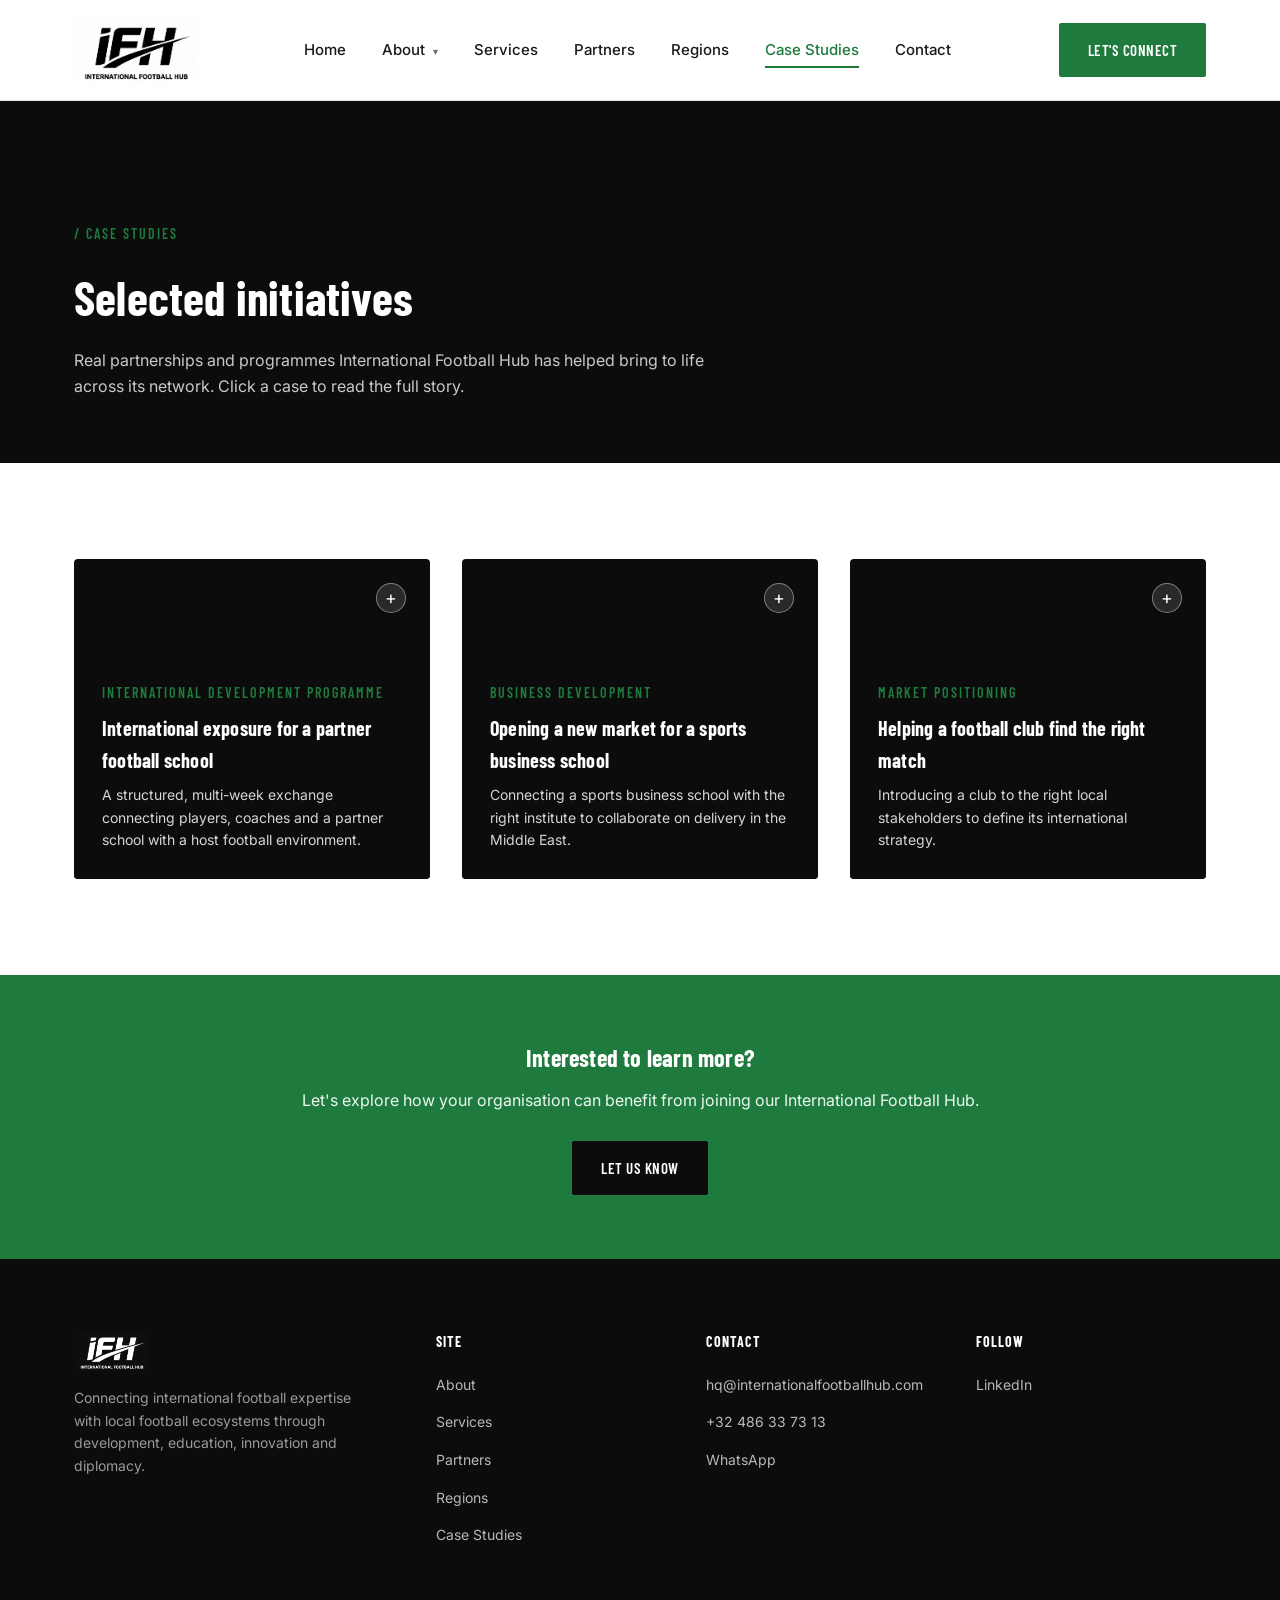
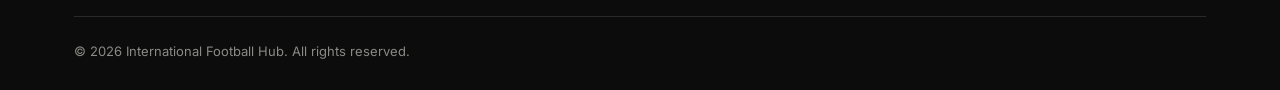
<file: case-studies.html>
<!DOCTYPE html>
<html lang="en">
<head>
<meta charset="UTF-8">
<meta name="viewport" content="width=device-width, initial-scale=1.0">
<title>Case Studies | International Football Hub</title>
<meta name="description" content="Real partnerships and programmes International Football Hub has helped bring to life — from international development programmes to market entry and business matchmaking.">
<link rel="icon" type="image/png" href="assets/img/ifh-logo.png">
<link rel="preconnect" href="https://fonts.googleapis.com">
<link rel="preconnect" href="https://fonts.gstatic.com" crossorigin>
<link href="https://fonts.googleapis.com/css2?family=Inter:wght@400;500;600;700&family=Barlow+Condensed:wght@600;700&display=swap" rel="stylesheet">
<link rel="stylesheet" href="assets/css/style.css">
</head>
<body>

<header class="site-header">
  <div class="container">
    <a href="index.html" class="brand">
      <img src="assets/img/ifh-logo.png" alt="International Football Hub">
    </a>
    <nav class="main-nav">
      <a href="index.html">Home</a>
      <div class="nav-item">
        <a href="about.html">About <span class="caret">&#9662;</span></a>
        <div class="nav-dropdown">
          <a href="about.html#vision">Vision</a>
          <a href="about.html#introduction">Introduction</a>
          <a href="about.html#how-it-works">How IFH Works</a>
          <a href="about.html#how-ifh-operates">How IFH Operates</a>
        </div>
      </div>
      <a href="services.html">Services</a>
      <a href="partners.html">Partners</a>
      <a href="regions.html">Regions</a>
      <a href="case-studies.html" class="active">Case Studies</a>
      <a href="contact.html">Contact</a>
    </nav>
    <div class="header-actions">
      <a href="contact.html" class="btn btn--accent">Let's Connect</a>
      <button class="nav-toggle" aria-label="Toggle menu">
        <span></span><span></span><span></span>
      </button>
    </div>
  </div>
</header>

<section class="page-hero">
  <div class="container">
    <span class="eyebrow">/ Case Studies</span>
    <h1>Selected initiatives</h1>
    <p>Real partnerships and programmes International Football Hub has helped bring to life across its network. Click a case to read the full story.</p>
  </div>
</section>

<section class="section">
  <div class="container">
    <div class="grid grid--3" style="align-items:start;">

      <button type="button" class="case-select-btn" data-case="case-1">
        <div class="case-card">
          <span class="case-toggle">+</span>
          <div class="case-card__body">
            <span class="eyebrow">International Development Programme</span>
            <h3>International exposure for a partner football school</h3>
            <p>A structured, multi-week exchange connecting players, coaches and a partner school with a host football environment.</p>
          </div>
        </div>
      </button>

      <button type="button" class="case-select-btn" data-case="case-2">
        <div class="case-card">
          <span class="case-toggle">+</span>
          <div class="case-card__body">
            <span class="eyebrow">Business Development</span>
            <h3>Opening a new market for a sports business school</h3>
            <p>Connecting a sports business school with the right institute to collaborate on delivery in the Middle East.</p>
          </div>
        </div>
      </button>

      <button type="button" class="case-select-btn" data-case="case-3">
        <div class="case-card">
          <span class="case-toggle">+</span>
          <div class="case-card__body">
            <span class="eyebrow">Market Positioning</span>
            <h3>Helping a football club find the right match</h3>
            <p>Introducing a club to the right local stakeholders to define its international strategy.</p>
          </div>
        </div>
      </button>

    </div>

    <div class="case-detail-panel" id="case-detail-panel" hidden>
      <button type="button" class="case-detail-panel__close" aria-label="Close">&times;</button>

      <div class="case-detail" id="case-1" hidden>
        <p style="max-width:820px;">A partner football school wanted its players and coaches to train, compete and learn within a different football culture — not just visit one. IFH designed and delivered a structured, multi-week international development programme connecting the school with a trusted host football environment in the IFH network, built around four pillars.</p>

        <div class="pillar-list" style="margin:32px 0;">
          <div class="pillar-row">
            <span class="num">01</span>
            <div>
              <h3>Player Development &amp; Character Building</h3>
              <p>Age-appropriate training delivered by licensed host-country coaches — technical development under pressure, game intelligence, small-sided games and tactical understanding — combined with friendly matches against suitable local opposition and, where possible, a local youth tournament. Players receive individual feedback and a Certificate of Completion.</p>
            </div>
          </div>
          <div class="pillar-row">
            <span class="num">02</span>
            <div>
              <h3>Coach Education &amp; Practical Methodology</h3>
              <p>Visiting coaches take part throughout: pitch-side observation, joint session planning, co-coaching, match preparation and analysis, and structured dialogue with host coaches. The goal is a genuine two-way exchange of methodology, not a one-directional lecture. Participating coaches receive a Certificate of Participation.</p>
            </div>
          </div>
          <div class="pillar-row">
            <span class="num">03</span>
            <div>
              <h3>Educational &amp; Cultural Exchange</h3>
              <p>A secure, supervised host environment (typically boarding-school style) with school visits, cultural workshops and — where calendars allow — visits to professional clubs, academies or stadiums. For young participants this builds independence, confidence and intercultural understanding.</p>
            </div>
          </div>
          <div class="pillar-row">
            <span class="num">04</span>
            <div>
              <h3>Sustainable Institutional Partnership</h3>
              <p>Designed as the start of a relationship rather than a one-time visit.</p>
              <p><strong>Institutional value:</strong> final programme report, evaluation meeting, follow-up recommendations and a framework for future cooperation.</p>
              <p style="margin-bottom:0;"><strong>Long-term partnership:</strong> opportunities for annual exchanges, camps, coach education, consultancy, and school or academy partnerships.</p>
            </div>
          </div>
        </div>

        <div class="table-scroll">
          <table class="deliverable-table">
            <thead>
              <tr><th>Focus Area</th><th>Key Deliverables</th></tr>
            </thead>
            <tbody>
              <tr><td>Player Development</td><td>Structured training led by licensed coaches, suitable friendly matches, possible tournament participation, player feedback, Certificate of Completion</td></tr>
              <tr><td>Coach Development</td><td>Methodology workshops, observation, joint planning, co-coaching opportunities, participation certificate</td></tr>
              <tr><td>Education &amp; Culture</td><td>School exchange, cultural excursions, football-environment visits, intercultural learning</td></tr>
            </tbody>
          </table>
        </div>
        <p class="source-note">Programme duration: 10&ndash;18 days, adapted to U10&ndash;U16 age groups and tailored to the partner school's objectives, calendar and requirements.</p>
      </div>

      <div class="case-detail" id="case-2" hidden>
        <p>A sports business school was looking for a new market and partnerships in the Middle East. IFH connected them with the right institute on the ground, enabling a direct collaboration on programme delivery.</p>
        <p style="margin-bottom:0;"><strong>Outcome:</strong> a live academic partnership and delivery collaboration in the region.</p>
      </div>

      <div class="case-detail" id="case-3" hidden>
        <p>A football club wanted to explore a new market to define its international strategy and approach. IFH introduced the club to the relevant local stakeholders, giving it a platform to showcase what it stands for and how it operates.</p>
        <p style="margin-bottom:0;"><strong>Outcome:</strong> the right match was found for a long-term partnership.</p>
      </div>
    </div>
  </div>
</section>

<section class="cta-band">
  <div class="container">
    <h2>Interested to learn more?</h2>
    <p>Let's explore how your organisation can benefit from joining our International Football Hub.</p>
    <a href="contact.html" class="btn btn--dark">Let Us Know</a>
  </div>
</section>

<footer class="site-footer">
  <div class="container">
    <div class="footer-grid">
      <div class="footer-brand">
        <img src="assets/img/ifh-logo.png" alt="International Football Hub">
        <p>Connecting international football expertise with local football ecosystems through development, education, innovation and diplomacy.</p>
      </div>
      <div class="footer-col">
        <h4>Site</h4>
        <ul>
          <li><a href="about.html">About</a></li>
          <li><a href="services.html">Services</a></li>
          <li><a href="partners.html">Partners</a></li>
          <li><a href="regions.html">Regions</a></li>
          <li><a href="case-studies.html">Case Studies</a></li>
        </ul>
      </div>
      <div class="footer-col">
        <h4>Contact</h4>
        <ul>
          <li><a href="mailto:hq@internationalfootballhub.com">hq@internationalfootballhub.com</a></li>
          <li><a href="tel:+32486337313">+32 486 33 73 13</a></li>
          <li><a href="https://wa.me/32486337313" target="_blank" rel="noopener">WhatsApp</a></li>
        </ul>
      </div>
      <div class="footer-col">
        <h4>Follow</h4>
        <ul>
          <li><a href="https://www.linkedin.com/company/international-football-hub/" target="_blank" rel="noopener">LinkedIn</a></li>
        </ul>
      </div>
    </div>
    <div class="footer-bottom">
      <span>&copy; <span id="year"></span> International Football Hub. All rights reserved.</span>
    </div>
  </div>
</footer>

<script>document.getElementById('year').textContent = new Date().getFullYear();</script>
<script src="assets/js/main.js"></script>
</body>
</html>
</file>
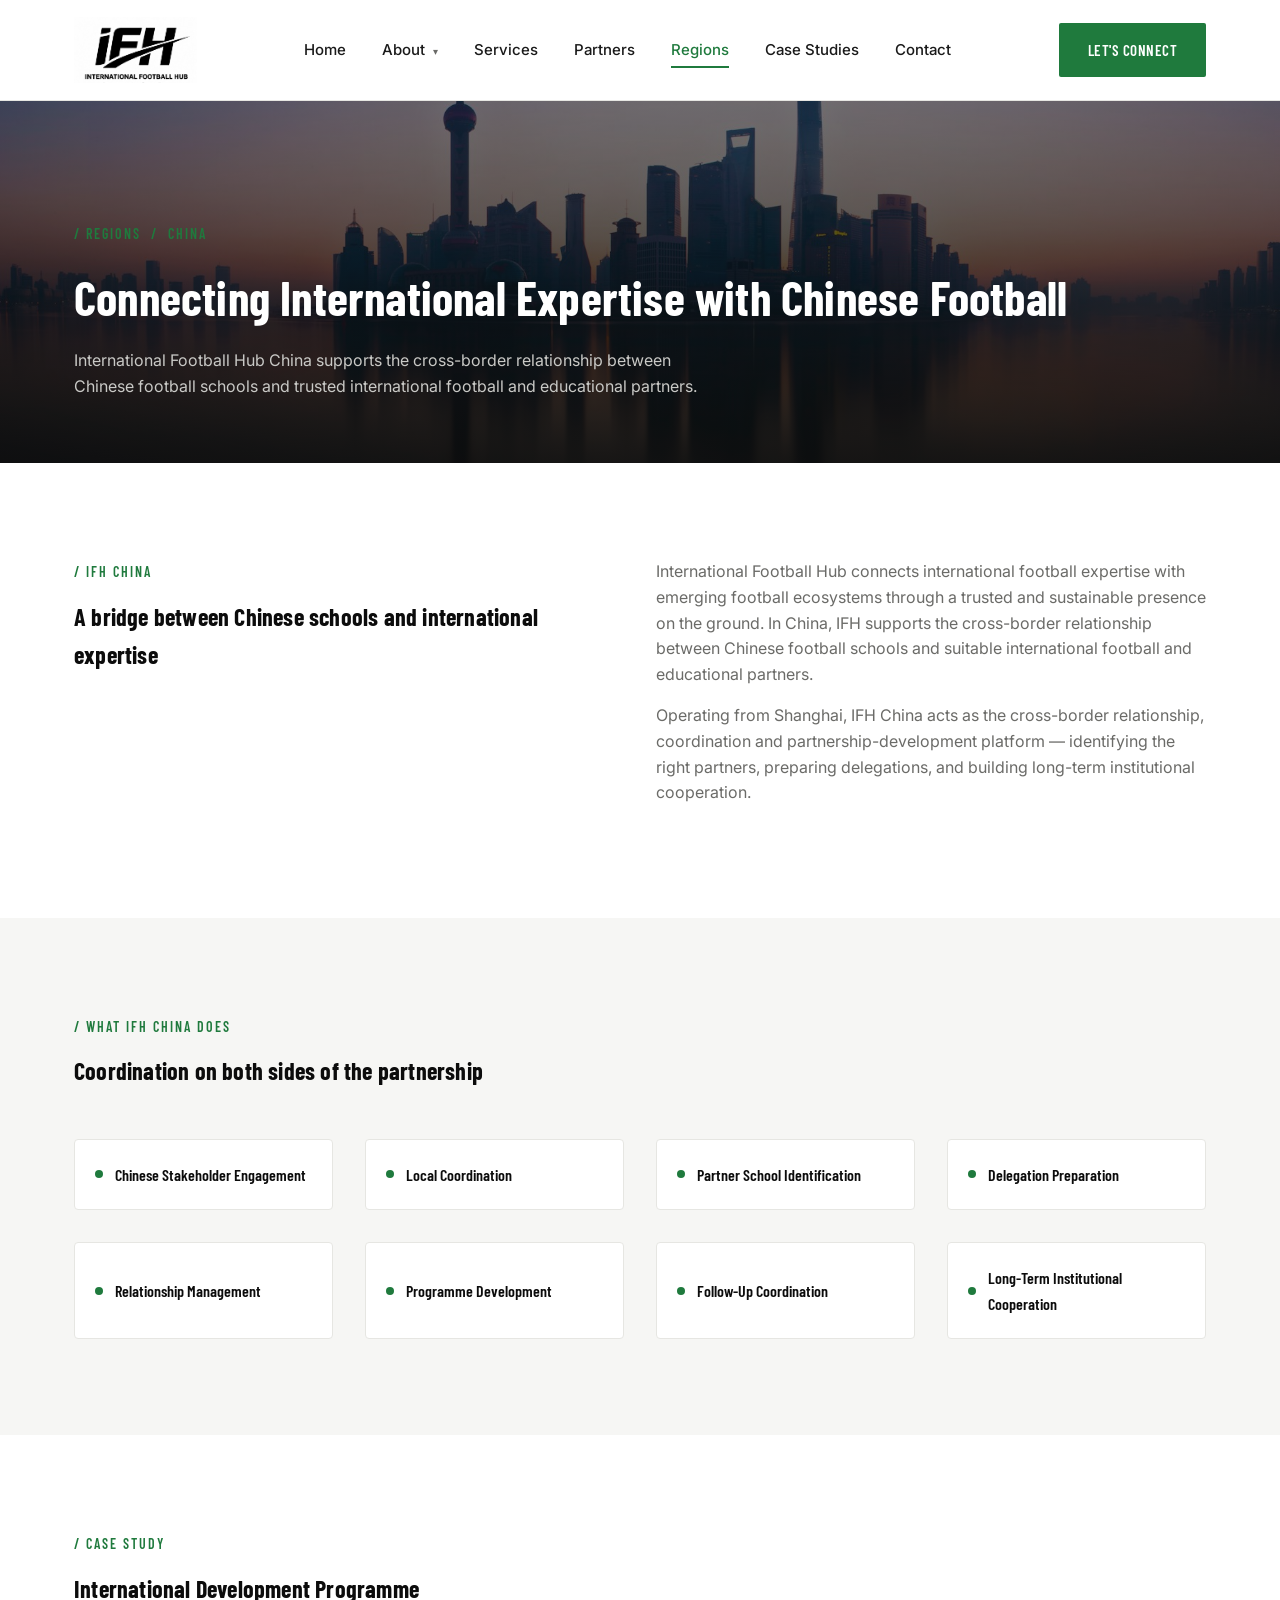
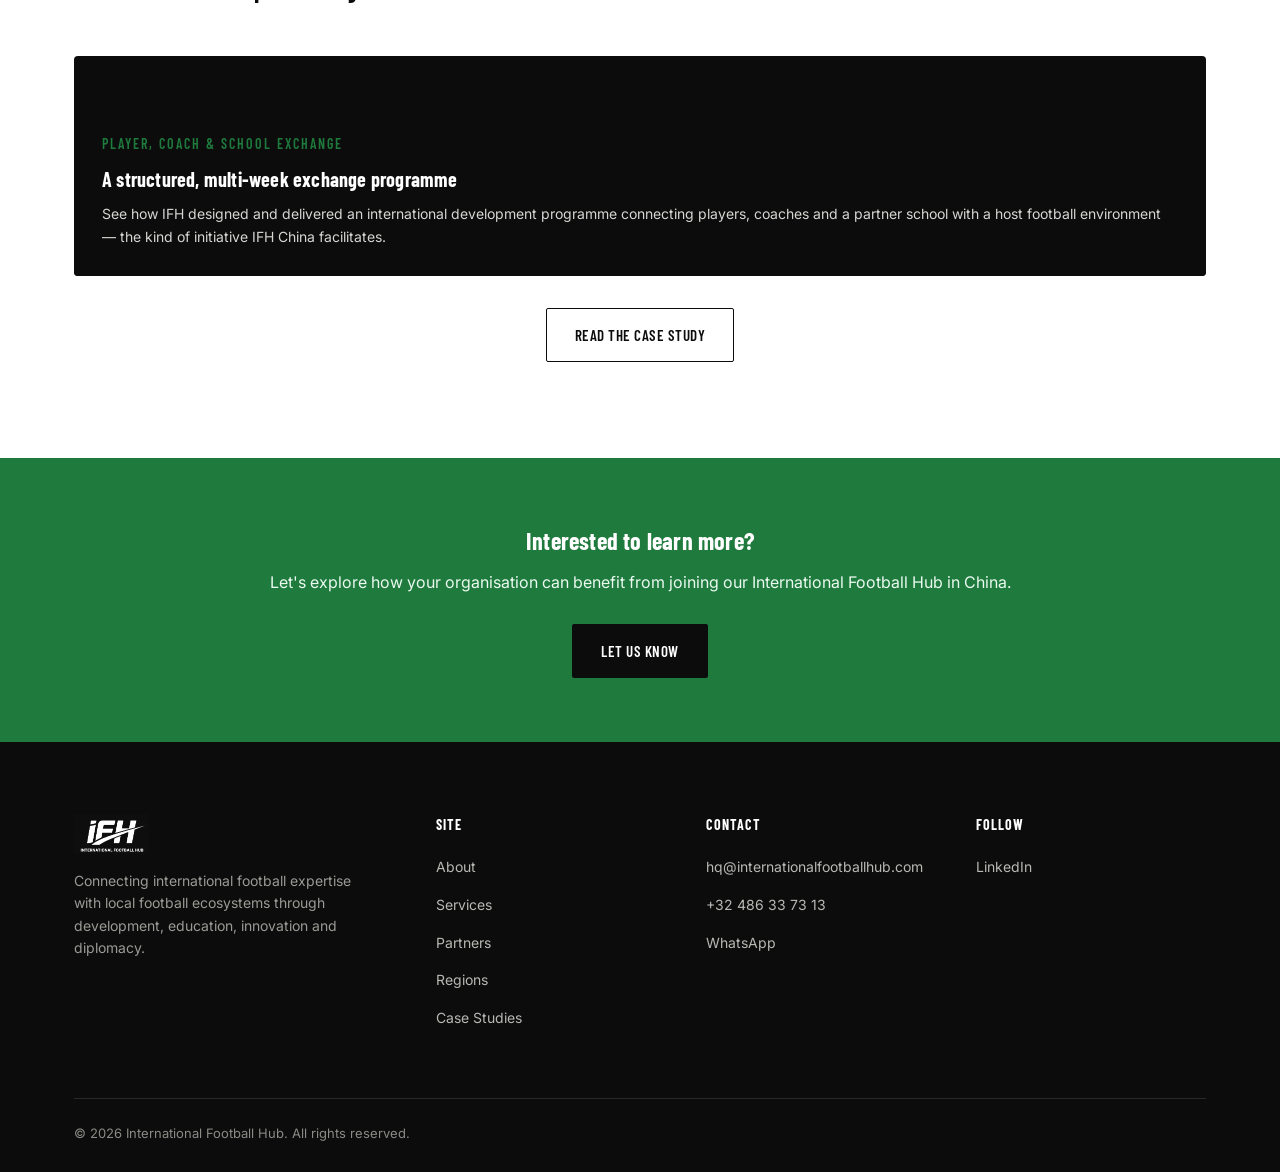
<file: china.html>
<!DOCTYPE html>
<html lang="en">
<head>
<meta charset="UTF-8">
<meta name="viewport" content="width=device-width, initial-scale=1.0">
<title>China | International Football Hub</title>
<meta name="description" content="International Football Hub China connects Chinese football schools and academies with international football expertise through structured exchange programmes and long-term partnerships.">
<link rel="icon" type="image/png" href="assets/img/ifh-logo.png">
<link rel="preconnect" href="https://fonts.googleapis.com">
<link rel="preconnect" href="https://fonts.gstatic.com" crossorigin>
<link href="https://fonts.googleapis.com/css2?family=Inter:wght@400;500;600;700&family=Barlow+Condensed:wght@600;700&display=swap" rel="stylesheet">
<link rel="stylesheet" href="assets/css/style.css">
</head>
<body>

<header class="site-header">
  <div class="container">
    <a href="index.html" class="brand">
      <img src="assets/img/ifh-logo.png" alt="International Football Hub">
    </a>
    <nav class="main-nav">
      <a href="index.html">Home</a>
      <div class="nav-item">
        <a href="about.html">About <span class="caret">&#9662;</span></a>
        <div class="nav-dropdown">
          <a href="about.html#vision">Vision</a>
          <a href="about.html#introduction">Introduction</a>
          <a href="about.html#how-it-works">How IFH Works</a>
          <a href="about.html#how-ifh-operates">How IFH Operates</a>
        </div>
      </div>
      <a href="services.html">Services</a>
      <a href="partners.html">Partners</a>
      <a href="regions.html" class="active">Regions</a>
      <a href="case-studies.html">Case Studies</a>
      <a href="contact.html">Contact</a>
    </nav>
    <div class="header-actions">
      <a href="contact.html" class="btn btn--accent">Let's Connect</a>
      <button class="nav-toggle" aria-label="Toggle menu">
        <span></span><span></span><span></span>
      </button>
    </div>
  </div>
</header>

<section class="page-hero page-hero--photo" style="background-image:url('assets/img/china-shanghai-bund.jpg');">
  <div class="container">
    <span class="eyebrow">/ Regions &nbsp;/&nbsp; China</span>
    <h1>Connecting International Expertise with Chinese Football</h1>
    <p>International Football Hub China supports the cross-border relationship between Chinese football schools and trusted international football and educational partners.</p>
  </div>
</section>

<section class="section">
  <div class="container">
    <div class="grid grid--2" style="align-items:start;">
      <div>
        <span class="eyebrow">/ IFH China</span>
        <h2>A bridge between Chinese schools and international expertise</h2>
      </div>
      <div>
        <p>International Football Hub connects international football expertise with emerging football ecosystems through a trusted and sustainable presence on the ground. In China, IFH supports the cross-border relationship between Chinese football schools and suitable international football and educational partners.</p>
        <p>Operating from Shanghai, IFH China acts as the cross-border relationship, coordination and partnership-development platform — identifying the right partners, preparing delegations, and building long-term institutional cooperation.</p>
      </div>
    </div>
  </div>
</section>

<section class="section section--off">
  <div class="container">
    <div class="section-head">
      <span class="eyebrow">/ What IFH China Does</span>
      <h2>Coordination on both sides of the partnership</h2>
    </div>
    <div class="grid grid--4">
      <div class="tag-card"><span class="dot"></span>Chinese Stakeholder Engagement</div>
      <div class="tag-card"><span class="dot"></span>Local Coordination</div>
      <div class="tag-card"><span class="dot"></span>Partner School Identification</div>
      <div class="tag-card"><span class="dot"></span>Delegation Preparation</div>
      <div class="tag-card"><span class="dot"></span>Relationship Management</div>
      <div class="tag-card"><span class="dot"></span>Programme Development</div>
      <div class="tag-card"><span class="dot"></span>Follow-Up Coordination</div>
      <div class="tag-card"><span class="dot"></span>Long-Term Institutional Cooperation</div>
    </div>
  </div>
</section>

<section class="section">
  <div class="container">
    <div class="section-head">
      <span class="eyebrow">/ Case Study</span>
      <h2>International Development Programme</h2>
    </div>
    <div class="case-card" style="min-height:220px;">
      <div class="case-card__body">
        <span class="eyebrow">Player, Coach &amp; School Exchange</span>
        <h3>A structured, multi-week exchange programme</h3>
        <p>See how IFH designed and delivered an international development programme connecting players, coaches and a partner school with a host football environment — the kind of initiative IFH China facilitates.</p>
      </div>
    </div>
    <div style="text-align:center; margin-top:32px;">
      <a href="case-studies.html" class="btn btn--outline-dark">Read the Case Study</a>
    </div>
  </div>
</section>

<section class="cta-band">
  <div class="container">
    <h2>Interested to learn more?</h2>
    <p>Let's explore how your organisation can benefit from joining our International Football Hub in China.</p>
    <a href="contact.html" class="btn btn--dark">Let Us Know</a>
  </div>
</section>

<footer class="site-footer">
  <div class="container">
    <div class="footer-grid">
      <div class="footer-brand">
        <img src="assets/img/ifh-logo.png" alt="International Football Hub">
        <p>Connecting international football expertise with local football ecosystems through development, education, innovation and diplomacy.</p>
      </div>
      <div class="footer-col">
        <h4>Site</h4>
        <ul>
          <li><a href="about.html">About</a></li>
          <li><a href="services.html">Services</a></li>
          <li><a href="partners.html">Partners</a></li>
          <li><a href="regions.html">Regions</a></li>
          <li><a href="case-studies.html">Case Studies</a></li>
        </ul>
      </div>
      <div class="footer-col">
        <h4>Contact</h4>
        <ul>
          <li><a href="mailto:hq@internationalfootballhub.com">hq@internationalfootballhub.com</a></li>
          <li><a href="tel:+32486337313">+32 486 33 73 13</a></li>
          <li><a href="https://wa.me/32486337313" target="_blank" rel="noopener">WhatsApp</a></li>
        </ul>
      </div>
      <div class="footer-col">
        <h4>Follow</h4>
        <ul>
          <li><a href="https://www.linkedin.com/company/international-football-hub/" target="_blank" rel="noopener">LinkedIn</a></li>
        </ul>
      </div>
    </div>
    <div class="footer-bottom">
      <span>&copy; <span id="year"></span> International Football Hub. All rights reserved.</span>
    </div>
  </div>
</footer>

<script>document.getElementById('year').textContent = new Date().getFullYear();</script>
<script src="assets/js/main.js"></script>
</body>
</html>
</file>
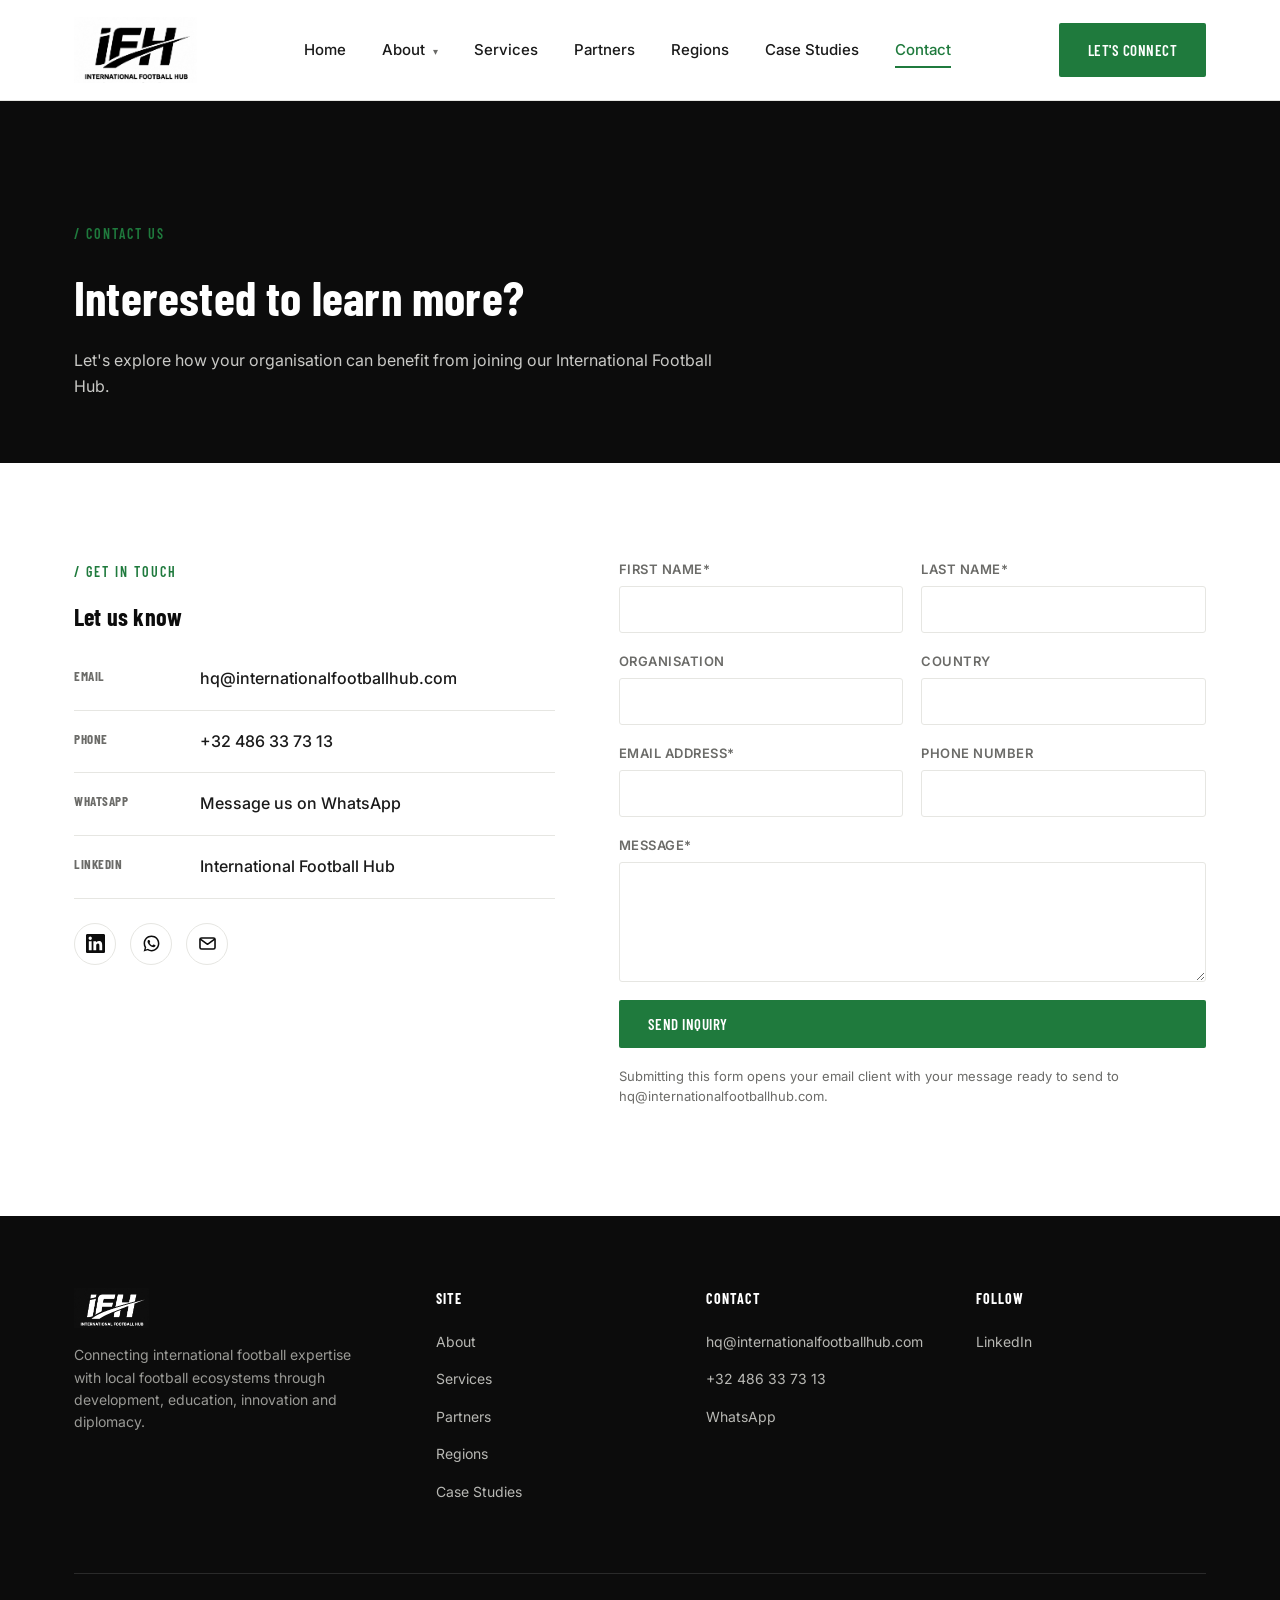
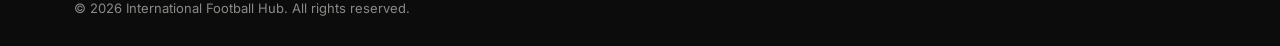
<file: contact.html>
<!DOCTYPE html>
<html lang="en">
<head>
<meta charset="UTF-8">
<meta name="viewport" content="width=device-width, initial-scale=1.0">
<title>Contact | International Football Hub</title>
<meta name="description" content="Get in touch with International Football Hub to explore how your organisation can benefit from joining our network.">
<link rel="icon" type="image/png" href="assets/img/ifh-logo.png">
<link rel="preconnect" href="https://fonts.googleapis.com">
<link rel="preconnect" href="https://fonts.gstatic.com" crossorigin>
<link href="https://fonts.googleapis.com/css2?family=Inter:wght@400;500;600;700&family=Barlow+Condensed:wght@600;700&display=swap" rel="stylesheet">
<link rel="stylesheet" href="assets/css/style.css">
</head>
<body>

<header class="site-header">
  <div class="container">
    <a href="index.html" class="brand">
      <img src="assets/img/ifh-logo.png" alt="International Football Hub">
    </a>
    <nav class="main-nav">
      <a href="index.html">Home</a>
      <div class="nav-item">
        <a href="about.html">About <span class="caret">&#9662;</span></a>
        <div class="nav-dropdown">
          <a href="about.html#vision">Vision</a>
          <a href="about.html#introduction">Introduction</a>
          <a href="about.html#how-it-works">How IFH Works</a>
          <a href="about.html#how-ifh-operates">How IFH Operates</a>
        </div>
      </div>
      <a href="services.html">Services</a>
      <a href="partners.html">Partners</a>
      <a href="regions.html">Regions</a>
      <a href="case-studies.html">Case Studies</a>
      <a href="contact.html" class="active">Contact</a>
    </nav>
    <div class="header-actions">
      <a href="contact.html" class="btn btn--accent">Let's Connect</a>
      <button class="nav-toggle" aria-label="Toggle menu">
        <span></span><span></span><span></span>
      </button>
    </div>
  </div>
</header>

<section class="page-hero">
  <div class="container">
    <span class="eyebrow">/ Contact Us</span>
    <h1>Interested to learn more?</h1>
    <p>Let's explore how your organisation can benefit from joining our International Football Hub.</p>
  </div>
</section>

<section class="section">
  <div class="container">
    <div class="contact-grid">
      <div>
        <span class="eyebrow">/ Get in Touch</span>
        <h2>Let us know</h2>
        <div class="contact-info__item">
          <span class="label">Email</span>
          <a href="mailto:hq@internationalfootballhub.com">hq@internationalfootballhub.com</a>
        </div>
        <div class="contact-info__item">
          <span class="label">Phone</span>
          <a href="tel:+32486337313">+32 486 33 73 13</a>
        </div>
        <div class="contact-info__item">
          <span class="label">WhatsApp</span>
          <a href="https://wa.me/32486337313" target="_blank" rel="noopener">Message us on WhatsApp</a>
        </div>
        <div class="contact-info__item">
          <span class="label">LinkedIn</span>
          <a href="https://www.linkedin.com/company/international-football-hub/" target="_blank" rel="noopener">International Football Hub</a>
        </div>
        <div class="social-row">
          <a href="https://www.linkedin.com/company/international-football-hub/" target="_blank" rel="noopener" aria-label="LinkedIn">
            <svg viewBox="0 0 24 24" fill="currentColor" aria-hidden="true"><path d="M20.447 20.452h-3.554v-5.569c0-1.328-.027-3.037-1.852-3.037-1.853 0-2.136 1.445-2.136 2.939v5.667H9.351V9h3.414v1.561h.046c.477-.9 1.637-1.85 3.37-1.85 3.601 0 4.267 2.37 4.267 5.455v6.286zM5.337 7.433c-1.144 0-2.063-.926-2.063-2.065 0-1.138.92-2.063 2.063-2.063 1.14 0 2.064.925 2.064 2.063 0 1.139-.925 2.065-2.064 2.065zm1.782 13.019H3.555V9h3.564v11.452zM22.225 0H1.771C.792 0 0 .774 0 1.729v20.542C0 23.227.792 24 1.771 24h20.451C23.2 24 24 23.227 24 22.271V1.729C24 .774 23.2 0 22.222 0h.003z"/></svg>
          </a>
          <a href="https://wa.me/32486337313" target="_blank" rel="noopener" aria-label="WhatsApp">
            <svg viewBox="0 0 24 24" fill="currentColor" aria-hidden="true"><path d="M12.001 2C6.478 2 2 6.478 2 12c0 1.86.505 3.66 1.463 5.235L2.05 22l4.887-1.379A9.949 9.949 0 0012 22c5.523 0 10-4.478 10-10S17.523 2 12.001 2zm0 18.062a8.05 8.05 0 01-4.104-1.13l-.294-.176-3.02.852.83-2.99-.191-.306A8.06 8.06 0 013.938 12c0-4.446 3.617-8.063 8.063-8.063S20.062 7.554 20.062 12 16.447 20.062 12.001 20.062zm4.472-6.05c-.245-.123-1.449-.715-1.674-.797-.224-.082-.387-.123-.55.123-.163.246-.632.797-.775.96-.143.163-.286.184-.53.061-.245-.123-1.035-.382-1.972-1.217-.729-.65-1.221-1.453-1.364-1.699-.143-.246-.015-.379.108-.501.11-.11.245-.286.368-.429.123-.143.163-.246.245-.409.082-.164.041-.307-.02-.43-.062-.123-.55-1.33-.754-1.82-.199-.478-.401-.413-.55-.42-.143-.008-.306-.008-.47-.008-.163 0-.429.061-.653.307-.224.245-.856.836-.856 2.04 0 1.205.877 2.369 1 2.532.122.163 1.727 2.637 4.184 3.698.585.253 1.041.404 1.397.517.587.187 1.121.16 1.543.097.47-.07 1.449-.593 1.653-1.166.204-.573.204-1.064.143-1.166-.061-.103-.224-.163-.469-.286z"/></svg>
          </a>
          <a href="mailto:hq@internationalfootballhub.com" aria-label="Email">
            <svg viewBox="0 0 24 24" fill="none" stroke="currentColor" stroke-width="2" stroke-linecap="round" stroke-linejoin="round" aria-hidden="true"><rect x="2.5" y="5" width="19" height="14" rx="2"/><path d="M3 6.5l9 6.5 9-6.5"/></svg>
          </a>
        </div>
      </div>

      <div>
        <form class="contact-form" novalidate>
          <input type="text" name="company_website" class="hp-field" tabindex="-1" autocomplete="off">
          <div class="form-row">
            <div class="field">
              <label for="first_name">First Name*</label>
              <input type="text" id="first_name" name="first_name" required>
            </div>
            <div class="field">
              <label for="last_name">Last Name*</label>
              <input type="text" id="last_name" name="last_name" required>
            </div>
          </div>
          <div class="form-row">
            <div class="field">
              <label for="organisation">Organisation</label>
              <input type="text" id="organisation" name="organisation">
            </div>
            <div class="field">
              <label for="country">Country</label>
              <input type="text" id="country" name="country">
            </div>
          </div>
          <div class="form-row">
            <div class="field">
              <label for="email">Email Address*</label>
              <input type="email" id="email" name="email" required>
            </div>
            <div class="field">
              <label for="phone">Phone Number</label>
              <input type="tel" id="phone" name="phone">
            </div>
          </div>
          <div class="field">
            <label for="message">Message*</label>
            <textarea id="message" name="message" required></textarea>
          </div>
          <button type="submit" class="btn btn--accent">Send Inquiry</button>
          <p class="form-status" role="status"></p>
          <p class="form-note">Submitting this form opens your email client with your message ready to send to hq@internationalfootballhub.com.</p>
        </form>
      </div>
    </div>
  </div>
</section>

<footer class="site-footer">
  <div class="container">
    <div class="footer-grid">
      <div class="footer-brand">
        <img src="assets/img/ifh-logo.png" alt="International Football Hub">
        <p>Connecting international football expertise with local football ecosystems through development, education, innovation and diplomacy.</p>
      </div>
      <div class="footer-col">
        <h4>Site</h4>
        <ul>
          <li><a href="about.html">About</a></li>
          <li><a href="services.html">Services</a></li>
          <li><a href="partners.html">Partners</a></li>
          <li><a href="regions.html">Regions</a></li>
          <li><a href="case-studies.html">Case Studies</a></li>
        </ul>
      </div>
      <div class="footer-col">
        <h4>Contact</h4>
        <ul>
          <li><a href="mailto:hq@internationalfootballhub.com">hq@internationalfootballhub.com</a></li>
          <li><a href="tel:+32486337313">+32 486 33 73 13</a></li>
          <li><a href="https://wa.me/32486337313" target="_blank" rel="noopener">WhatsApp</a></li>
        </ul>
      </div>
      <div class="footer-col">
        <h4>Follow</h4>
        <ul>
          <li><a href="https://www.linkedin.com/company/international-football-hub/" target="_blank" rel="noopener">LinkedIn</a></li>
        </ul>
      </div>
    </div>
    <div class="footer-bottom">
      <span>&copy; <span id="year"></span> International Football Hub. All rights reserved.</span>
    </div>
  </div>
</footer>

<script>document.getElementById('year').textContent = new Date().getFullYear();</script>
<script src="assets/js/main.js"></script>
</body>
</html>
</file>
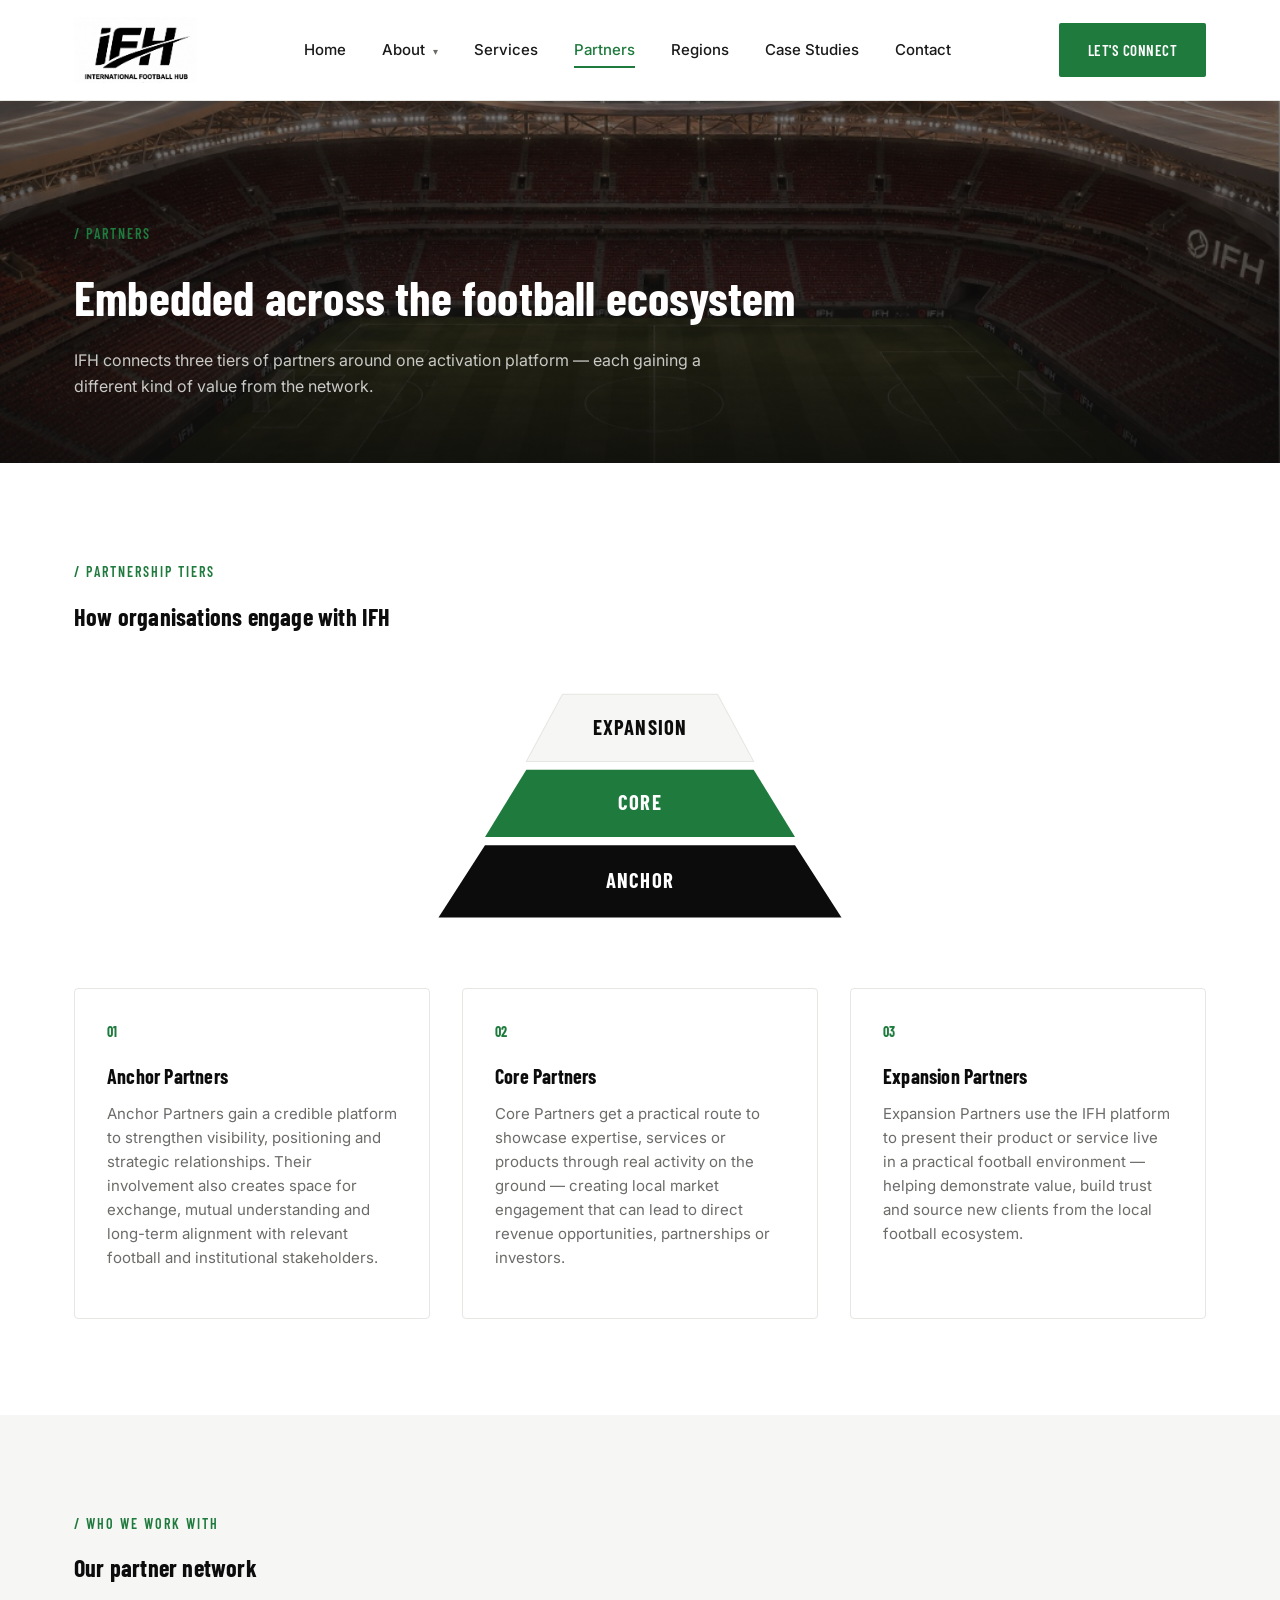
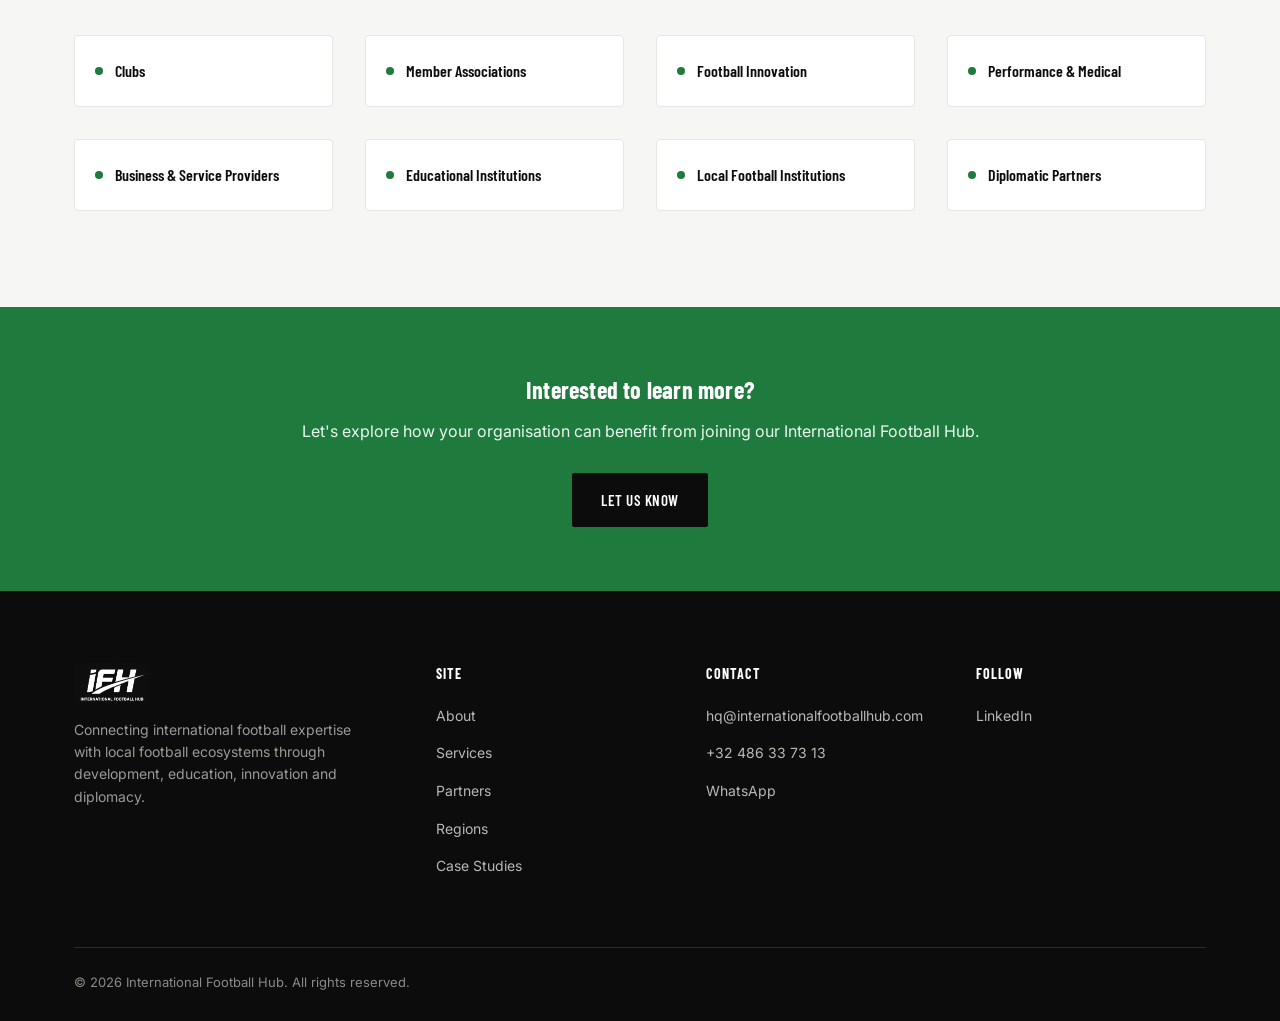
<file: partners.html>
<!DOCTYPE html>
<html lang="en">
<head>
<meta charset="UTF-8">
<meta name="viewport" content="width=device-width, initial-scale=1.0">
<title>Partners | International Football Hub</title>
<meta name="description" content="International Football Hub works with clubs, federations, educational institutions, business & service providers and diplomatic partners across the football ecosystem.">
<link rel="icon" type="image/png" href="assets/img/ifh-logo.png">
<link rel="preconnect" href="https://fonts.googleapis.com">
<link rel="preconnect" href="https://fonts.gstatic.com" crossorigin>
<link href="https://fonts.googleapis.com/css2?family=Inter:wght@400;500;600;700&family=Barlow+Condensed:wght@600;700&display=swap" rel="stylesheet">
<link rel="stylesheet" href="assets/css/style.css">
</head>
<body>

<header class="site-header">
  <div class="container">
    <a href="index.html" class="brand">
      <img src="assets/img/ifh-logo.png" alt="International Football Hub">
    </a>
    <nav class="main-nav">
      <a href="index.html">Home</a>
      <div class="nav-item">
        <a href="about.html">About <span class="caret">&#9662;</span></a>
        <div class="nav-dropdown">
          <a href="about.html#vision">Vision</a>
          <a href="about.html#introduction">Introduction</a>
          <a href="about.html#how-it-works">How IFH Works</a>
          <a href="about.html#how-ifh-operates">How IFH Operates</a>
        </div>
      </div>
      <a href="services.html">Services</a>
      <a href="partners.html" class="active">Partners</a>
      <a href="regions.html">Regions</a>
      <a href="case-studies.html">Case Studies</a>
      <a href="contact.html">Contact</a>
    </nav>
    <div class="header-actions">
      <a href="contact.html" class="btn btn--accent">Let's Connect</a>
      <button class="nav-toggle" aria-label="Toggle menu">
        <span></span><span></span><span></span>
      </button>
    </div>
  </div>
</header>

<section class="page-hero page-hero--photo" style="background-image:url('assets/img/stadium-red-mainstand.jpg');">
  <div class="container">
    <span class="eyebrow">/ Partners</span>
    <h1>Embedded across the football ecosystem</h1>
    <p>IFH connects three tiers of partners around one activation platform — each gaining a different kind of value from the network.</p>
  </div>
</section>

<section class="section">
  <div class="container">
    <div class="section-head">
      <span class="eyebrow">/ Partnership Tiers</span>
      <h2>How organisations engage with IFH</h2>
    </div>

    <div class="pyramid-diagram">
      <svg viewBox="0 0 600 240" xmlns="http://www.w3.org/2000/svg" role="img" aria-label="Partnership tiers pyramid: Expansion Partners at the top, Core Partners in the middle, Anchor Partners at the base">
        <polygon points="225,10 375,10 410,75 190,75" style="fill:var(--color-off); stroke:var(--color-line); stroke-width:1"/>
        <text x="300" y="49" text-anchor="middle" font-family="Barlow Condensed, sans-serif" font-weight="700" font-size="20" letter-spacing="1" fill="#0c0c0c">EXPANSION</text>
        <polygon points="190,83 410,83 450,148 150,148" style="fill:var(--color-accent)"/>
        <text x="300" y="122" text-anchor="middle" font-family="Barlow Condensed, sans-serif" font-weight="700" font-size="20" letter-spacing="1" fill="#ffffff">CORE</text>
        <polygon points="150,156 450,156 495,226 105,226" style="fill:var(--color-black)"/>
        <text x="300" y="197" text-anchor="middle" font-family="Barlow Condensed, sans-serif" font-weight="700" font-size="20" letter-spacing="1" fill="#ffffff">ANCHOR</text>
      </svg>
    </div>

    <div class="grid grid--3">
      <div class="card">
        <div class="card__index">01</div>
        <h3>Anchor Partners</h3>
        <p>Anchor Partners gain a credible platform to strengthen visibility, positioning and strategic relationships. Their involvement also creates space for exchange, mutual understanding and long-term alignment with relevant football and institutional stakeholders.</p>
      </div>
      <div class="card">
        <div class="card__index">02</div>
        <h3>Core Partners</h3>
        <p>Core Partners get a practical route to showcase expertise, services or products through real activity on the ground — creating local market engagement that can lead to direct revenue opportunities, partnerships or investors.</p>
      </div>
      <div class="card">
        <div class="card__index">03</div>
        <h3>Expansion Partners</h3>
        <p>Expansion Partners use the IFH platform to present their product or service live in a practical football environment — helping demonstrate value, build trust and source new clients from the local football ecosystem.</p>
      </div>
    </div>
  </div>
</section>

<section class="section section--off">
  <div class="container">
    <div class="section-head">
      <span class="eyebrow">/ Who We Work With</span>
      <h2>Our partner network</h2>
    </div>
    <div class="grid grid--4">
      <div class="tag-card"><span class="dot"></span>Clubs</div>
      <div class="tag-card"><span class="dot"></span>Member Associations</div>
      <div class="tag-card"><span class="dot"></span>Football Innovation</div>
      <div class="tag-card"><span class="dot"></span>Performance &amp; Medical</div>
      <div class="tag-card"><span class="dot"></span>Business &amp; Service Providers</div>
      <div class="tag-card"><span class="dot"></span>Educational Institutions</div>
      <div class="tag-card"><span class="dot"></span>Local Football Institutions</div>
      <div class="tag-card"><span class="dot"></span>Diplomatic Partners</div>
    </div>
  </div>
</section>


<section class="cta-band">
  <div class="container">
    <h2>Interested to learn more?</h2>
    <p>Let's explore how your organisation can benefit from joining our International Football Hub.</p>
    <a href="contact.html" class="btn btn--dark">Let Us Know</a>
  </div>
</section>

<footer class="site-footer">
  <div class="container">
    <div class="footer-grid">
      <div class="footer-brand">
        <img src="assets/img/ifh-logo.png" alt="International Football Hub">
        <p>Connecting international football expertise with local football ecosystems through development, education, innovation and diplomacy.</p>
      </div>
      <div class="footer-col">
        <h4>Site</h4>
        <ul>
          <li><a href="about.html">About</a></li>
          <li><a href="services.html">Services</a></li>
          <li><a href="partners.html">Partners</a></li>
          <li><a href="regions.html">Regions</a></li>
          <li><a href="case-studies.html">Case Studies</a></li>
        </ul>
      </div>
      <div class="footer-col">
        <h4>Contact</h4>
        <ul>
          <li><a href="mailto:hq@internationalfootballhub.com">hq@internationalfootballhub.com</a></li>
          <li><a href="tel:+32486337313">+32 486 33 73 13</a></li>
          <li><a href="https://wa.me/32486337313" target="_blank" rel="noopener">WhatsApp</a></li>
        </ul>
      </div>
      <div class="footer-col">
        <h4>Follow</h4>
        <ul>
          <li><a href="https://www.linkedin.com/company/international-football-hub/" target="_blank" rel="noopener">LinkedIn</a></li>
        </ul>
      </div>
    </div>
    <div class="footer-bottom">
      <span>&copy; <span id="year"></span> International Football Hub. All rights reserved.</span>
    </div>
  </div>
</footer>

<script>document.getElementById('year').textContent = new Date().getFullYear();</script>
<script src="assets/js/main.js"></script>
</body>
</html>
</file>
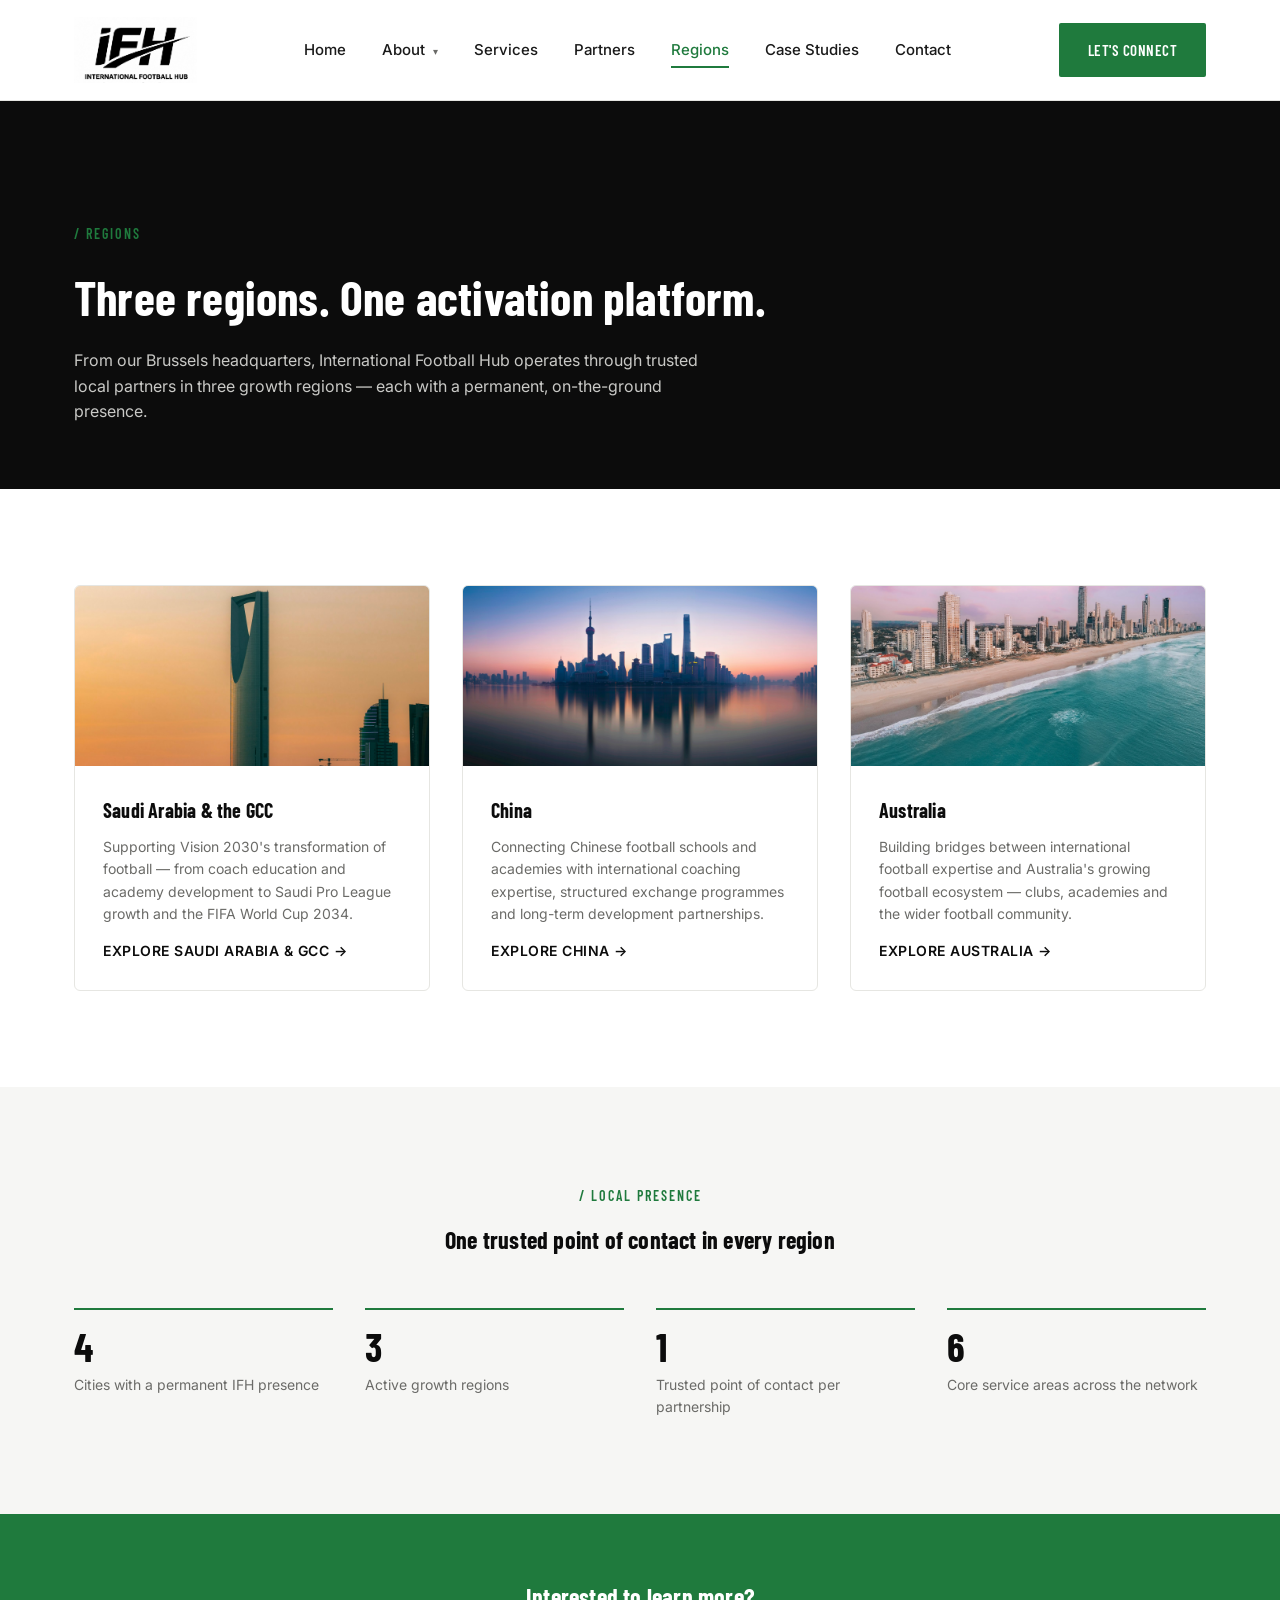
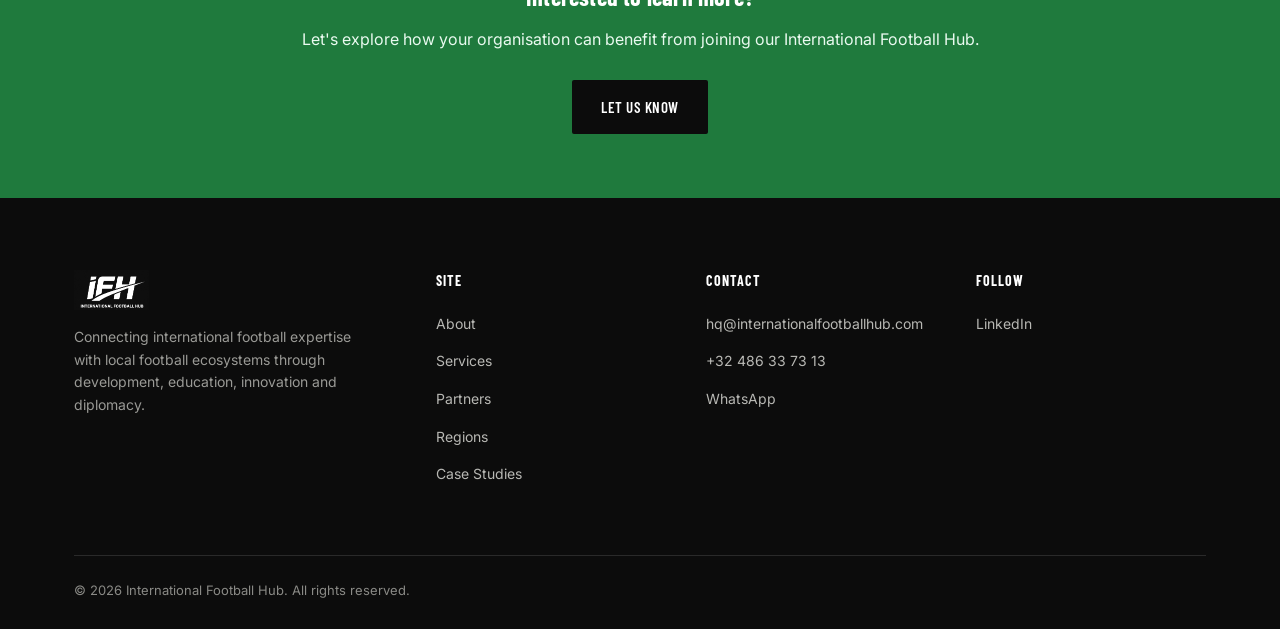
<file: regions.html>
<!DOCTYPE html>
<html lang="en">
<head>
<meta charset="UTF-8">
<meta name="viewport" content="width=device-width, initial-scale=1.0">
<title>Regions | International Football Hub</title>
<meta name="description" content="International Football Hub operates across three regions: Saudi Arabia & the GCC, China and Australia — each with a local partner and a permanent on-the-ground presence.">
<link rel="icon" type="image/png" href="assets/img/ifh-logo.png">
<link rel="preconnect" href="https://fonts.googleapis.com">
<link rel="preconnect" href="https://fonts.gstatic.com" crossorigin>
<link href="https://fonts.googleapis.com/css2?family=Inter:wght@400;500;600;700&family=Barlow+Condensed:wght@600;700&display=swap" rel="stylesheet">
<link rel="stylesheet" href="assets/css/style.css">
</head>
<body>

<header class="site-header">
  <div class="container">
    <a href="index.html" class="brand">
      <img src="assets/img/ifh-logo.png" alt="International Football Hub">
    </a>
    <nav class="main-nav">
      <a href="index.html">Home</a>
      <div class="nav-item">
        <a href="about.html">About <span class="caret">&#9662;</span></a>
        <div class="nav-dropdown">
          <a href="about.html#vision">Vision</a>
          <a href="about.html#introduction">Introduction</a>
          <a href="about.html#how-it-works">How IFH Works</a>
          <a href="about.html#how-ifh-operates">How IFH Operates</a>
        </div>
      </div>
      <a href="services.html">Services</a>
      <a href="partners.html">Partners</a>
      <a href="regions.html" class="active">Regions</a>
      <a href="case-studies.html">Case Studies</a>
      <a href="contact.html">Contact</a>
    </nav>
    <div class="header-actions">
      <a href="contact.html" class="btn btn--accent">Let's Connect</a>
      <button class="nav-toggle" aria-label="Toggle menu">
        <span></span><span></span><span></span>
      </button>
    </div>
  </div>
</header>

<section class="page-hero">
  <div class="container">
    <span class="eyebrow">/ Regions</span>
    <h1>Three regions. One activation platform.</h1>
    <p>From our Brussels headquarters, International Football Hub operates through trusted local partners in three growth regions — each with a permanent, on-the-ground presence.</p>
  </div>
</section>

<section class="section">
  <div class="container">
    <div class="grid grid--3">
      <a href="saudi-arabia.html" class="region-card--thumb">
        <div class="region-card__image" style="background-image:url('assets/img/saudi-riyadh-kingdom-tower.jpg');"></div>
        <div class="region-card__content">
          <h3>Saudi Arabia &amp; the GCC</h3>
          <p>Supporting Vision 2030's transformation of football — from coach education and academy development to Saudi Pro League growth and the FIFA World Cup 2034.</p>
          <span class="card__link">Explore Saudi Arabia &amp; GCC &rarr;</span>
        </div>
      </a>
      <a href="china.html" class="region-card--thumb">
        <div class="region-card__image" style="background-image:url('assets/img/china-shanghai-bund.jpg');"></div>
        <div class="region-card__content">
          <h3>China</h3>
          <p>Connecting Chinese football schools and academies with international coaching expertise, structured exchange programmes and long-term development partnerships.</p>
          <span class="card__link">Explore China &rarr;</span>
        </div>
      </a>
      <a href="australia.html" class="region-card--thumb">
        <div class="region-card__image" style="background-image:url('assets/img/australia-gold-coast.jpg');"></div>
        <div class="region-card__content">
          <h3>Australia</h3>
          <p>Building bridges between international football expertise and Australia's growing football ecosystem — clubs, academies and the wider football community.</p>
          <span class="card__link">Explore Australia &rarr;</span>
        </div>
      </a>
    </div>
  </div>
</section>

<section class="section section--off">
  <div class="container">
    <div class="section-head center">
      <span class="eyebrow">/ Local Presence</span>
      <h2>One trusted point of contact in every region</h2>
    </div>
    <div class="grid grid--4">
      <div class="stat-item">
        <span class="stat-num">4</span>
        <p>Cities with a permanent IFH presence</p>
      </div>
      <div class="stat-item">
        <span class="stat-num">3</span>
        <p>Active growth regions</p>
      </div>
      <div class="stat-item">
        <span class="stat-num">1</span>
        <p>Trusted point of contact per partnership</p>
      </div>
      <div class="stat-item">
        <span class="stat-num">6</span>
        <p>Core service areas across the network</p>
      </div>
    </div>
  </div>
</section>

<section class="cta-band">
  <div class="container">
    <h2>Interested to learn more?</h2>
    <p>Let's explore how your organisation can benefit from joining our International Football Hub.</p>
    <a href="contact.html" class="btn btn--dark">Let Us Know</a>
  </div>
</section>

<footer class="site-footer">
  <div class="container">
    <div class="footer-grid">
      <div class="footer-brand">
        <img src="assets/img/ifh-logo.png" alt="International Football Hub">
        <p>Connecting international football expertise with local football ecosystems through development, education, innovation and diplomacy.</p>
      </div>
      <div class="footer-col">
        <h4>Site</h4>
        <ul>
          <li><a href="about.html">About</a></li>
          <li><a href="services.html">Services</a></li>
          <li><a href="partners.html">Partners</a></li>
          <li><a href="regions.html">Regions</a></li>
          <li><a href="case-studies.html">Case Studies</a></li>
        </ul>
      </div>
      <div class="footer-col">
        <h4>Contact</h4>
        <ul>
          <li><a href="mailto:hq@internationalfootballhub.com">hq@internationalfootballhub.com</a></li>
          <li><a href="tel:+32486337313">+32 486 33 73 13</a></li>
          <li><a href="https://wa.me/32486337313" target="_blank" rel="noopener">WhatsApp</a></li>
        </ul>
      </div>
      <div class="footer-col">
        <h4>Follow</h4>
        <ul>
          <li><a href="https://www.linkedin.com/company/international-football-hub/" target="_blank" rel="noopener">LinkedIn</a></li>
        </ul>
      </div>
    </div>
    <div class="footer-bottom">
      <span>&copy; <span id="year"></span> International Football Hub. All rights reserved.</span>
    </div>
  </div>
</footer>

<script>document.getElementById('year').textContent = new Date().getFullYear();</script>
<script src="assets/js/main.js"></script>
</body>
</html>
</file>
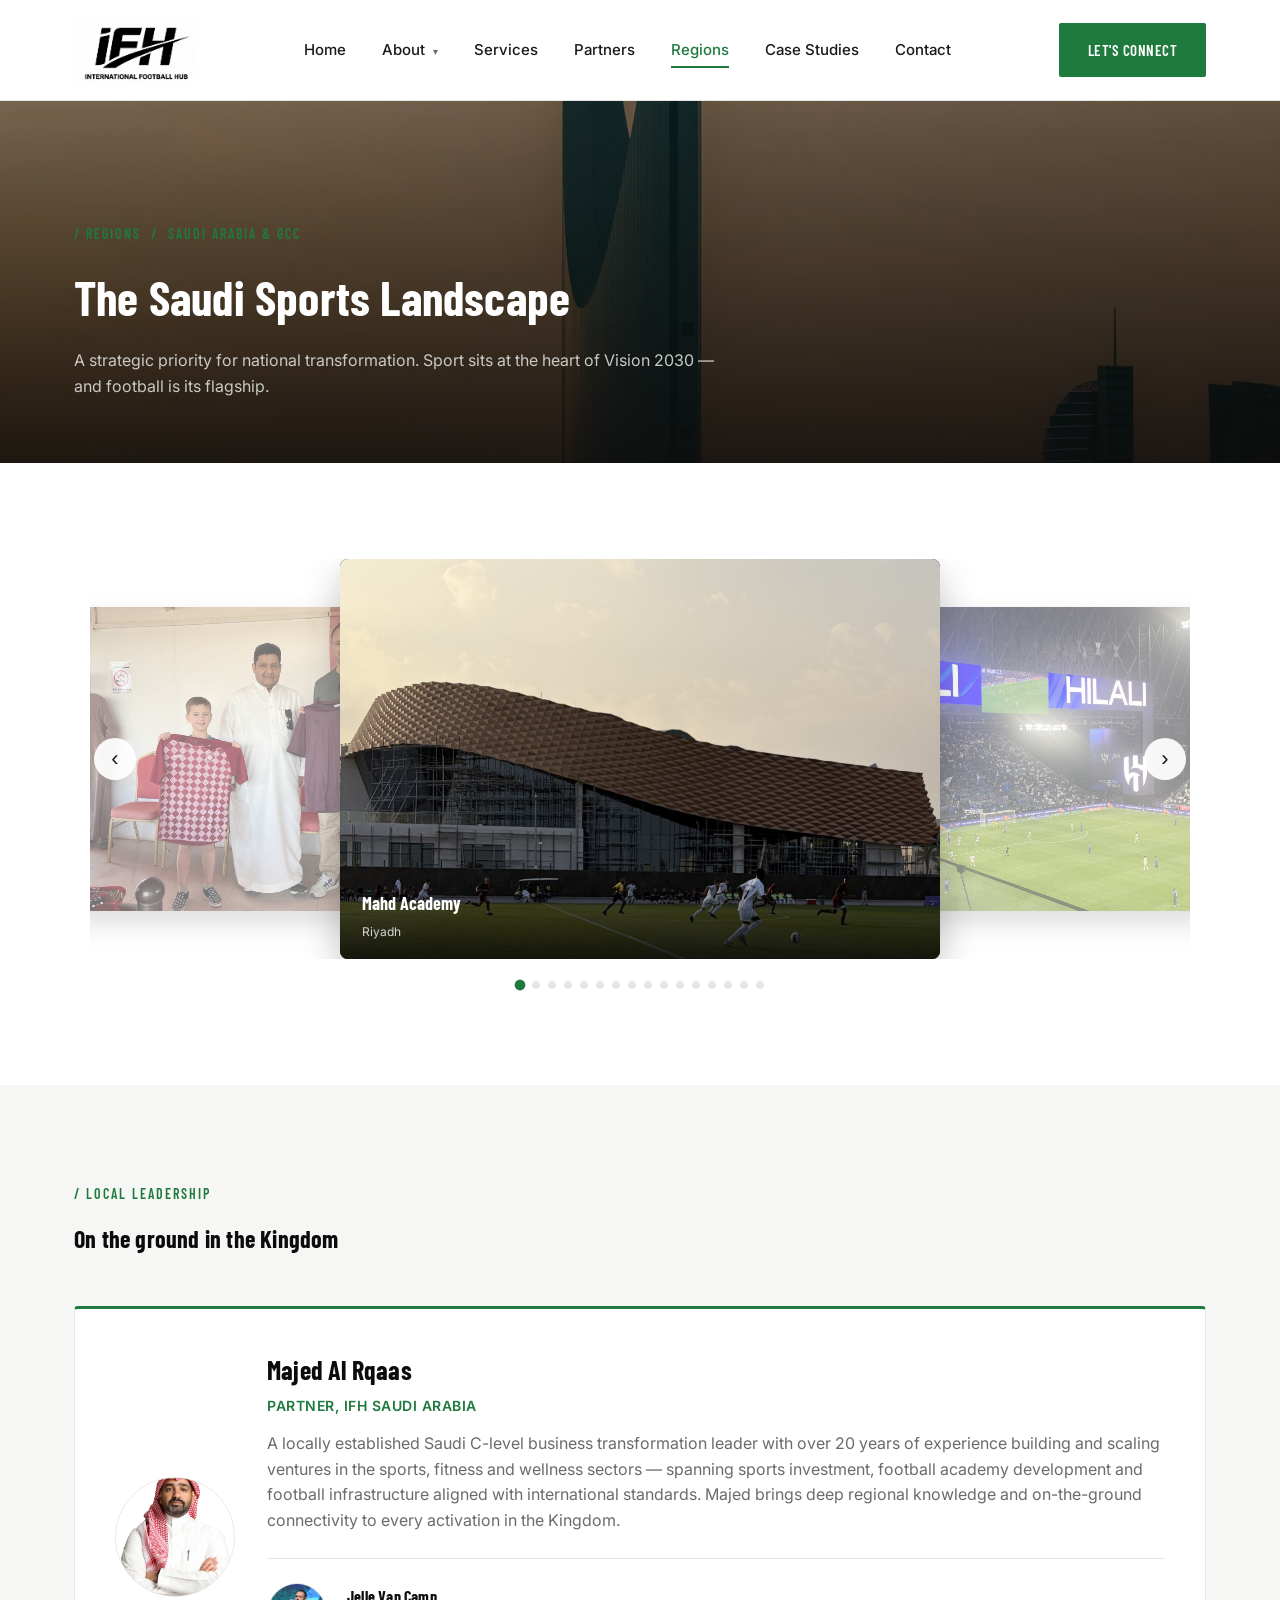
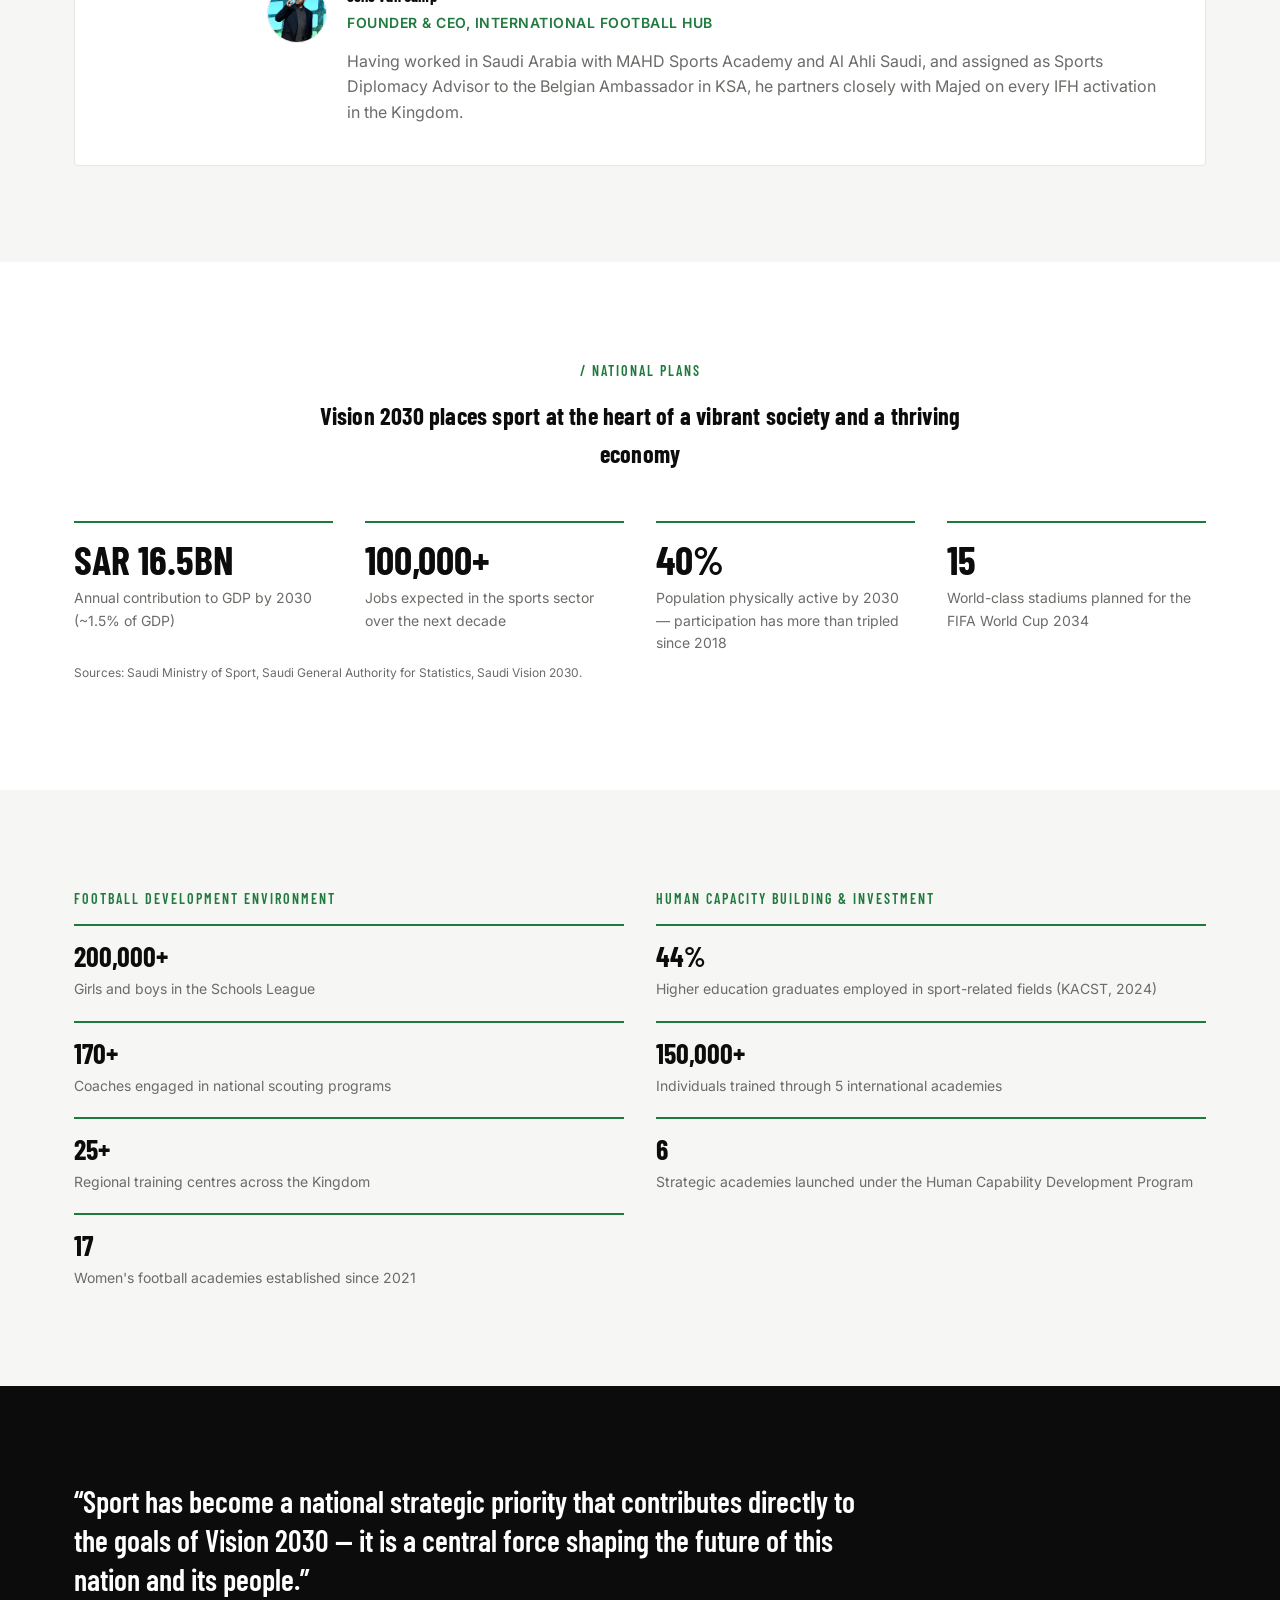
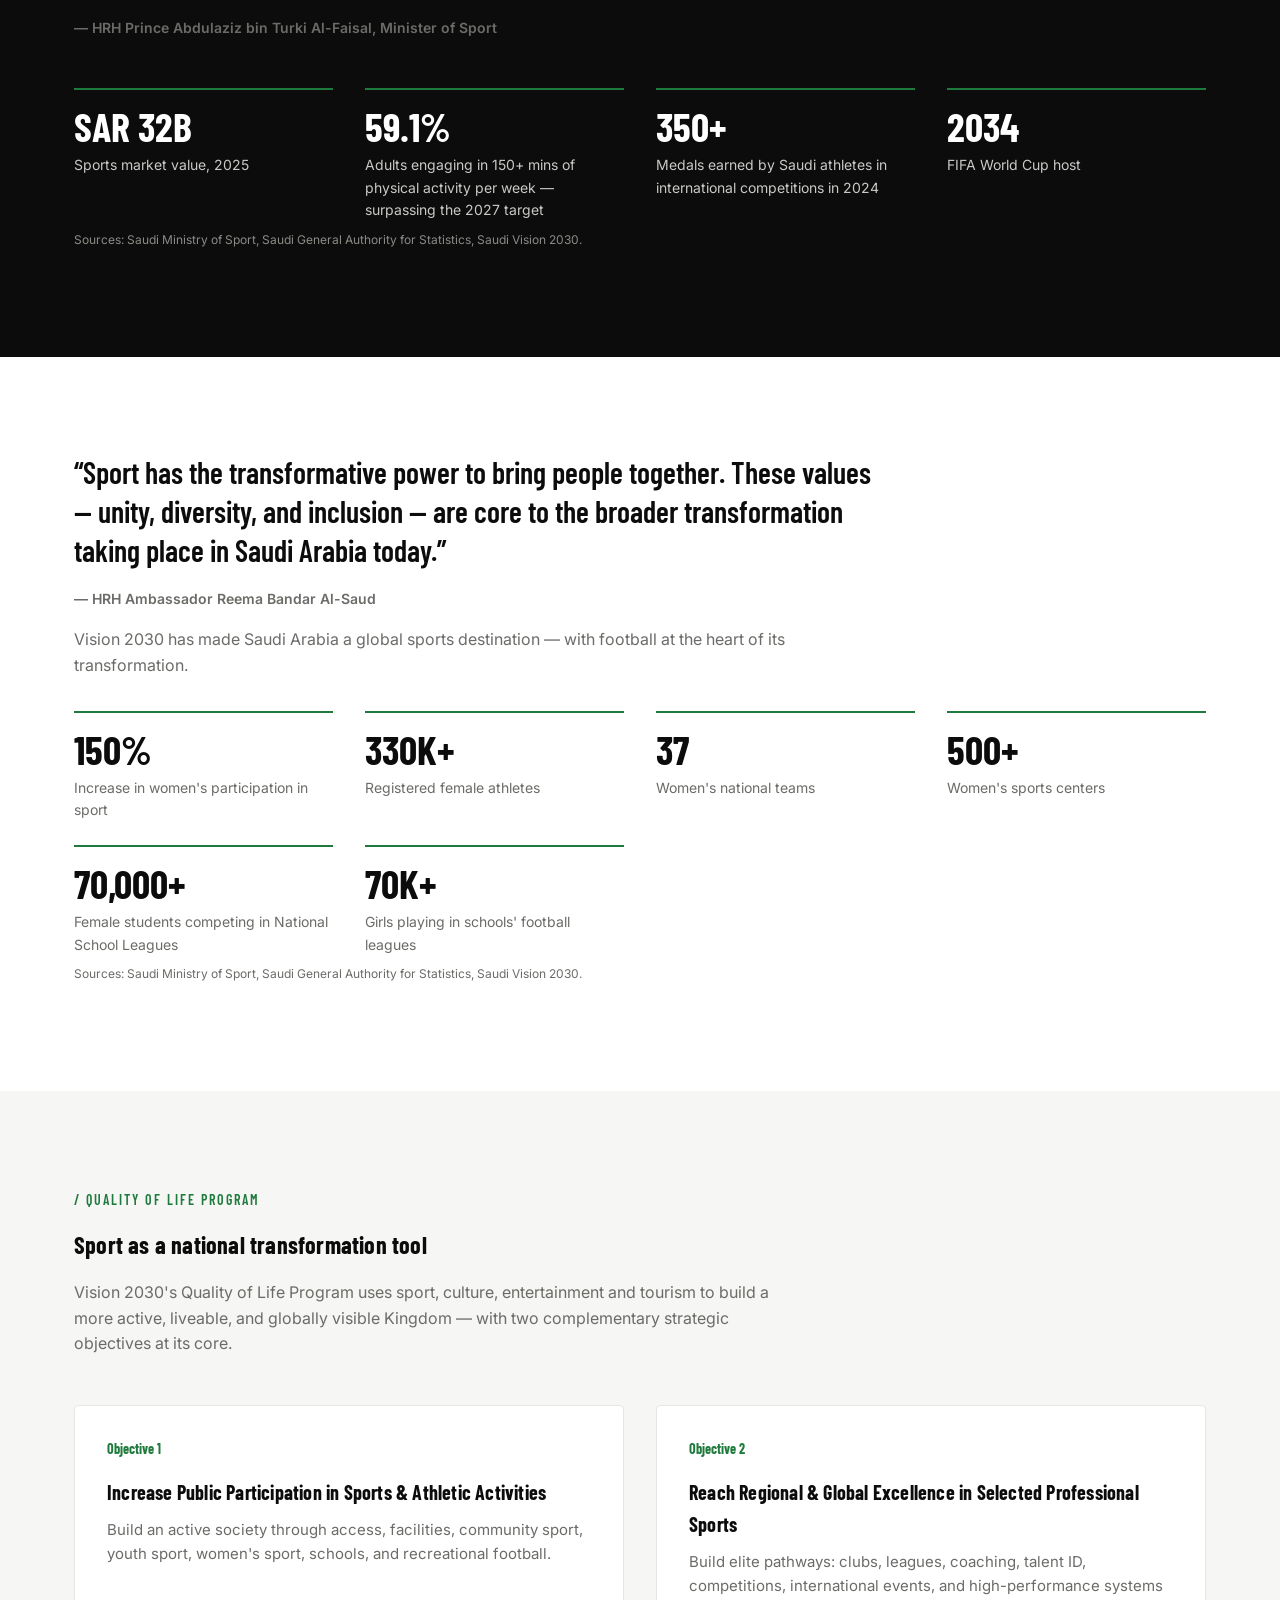
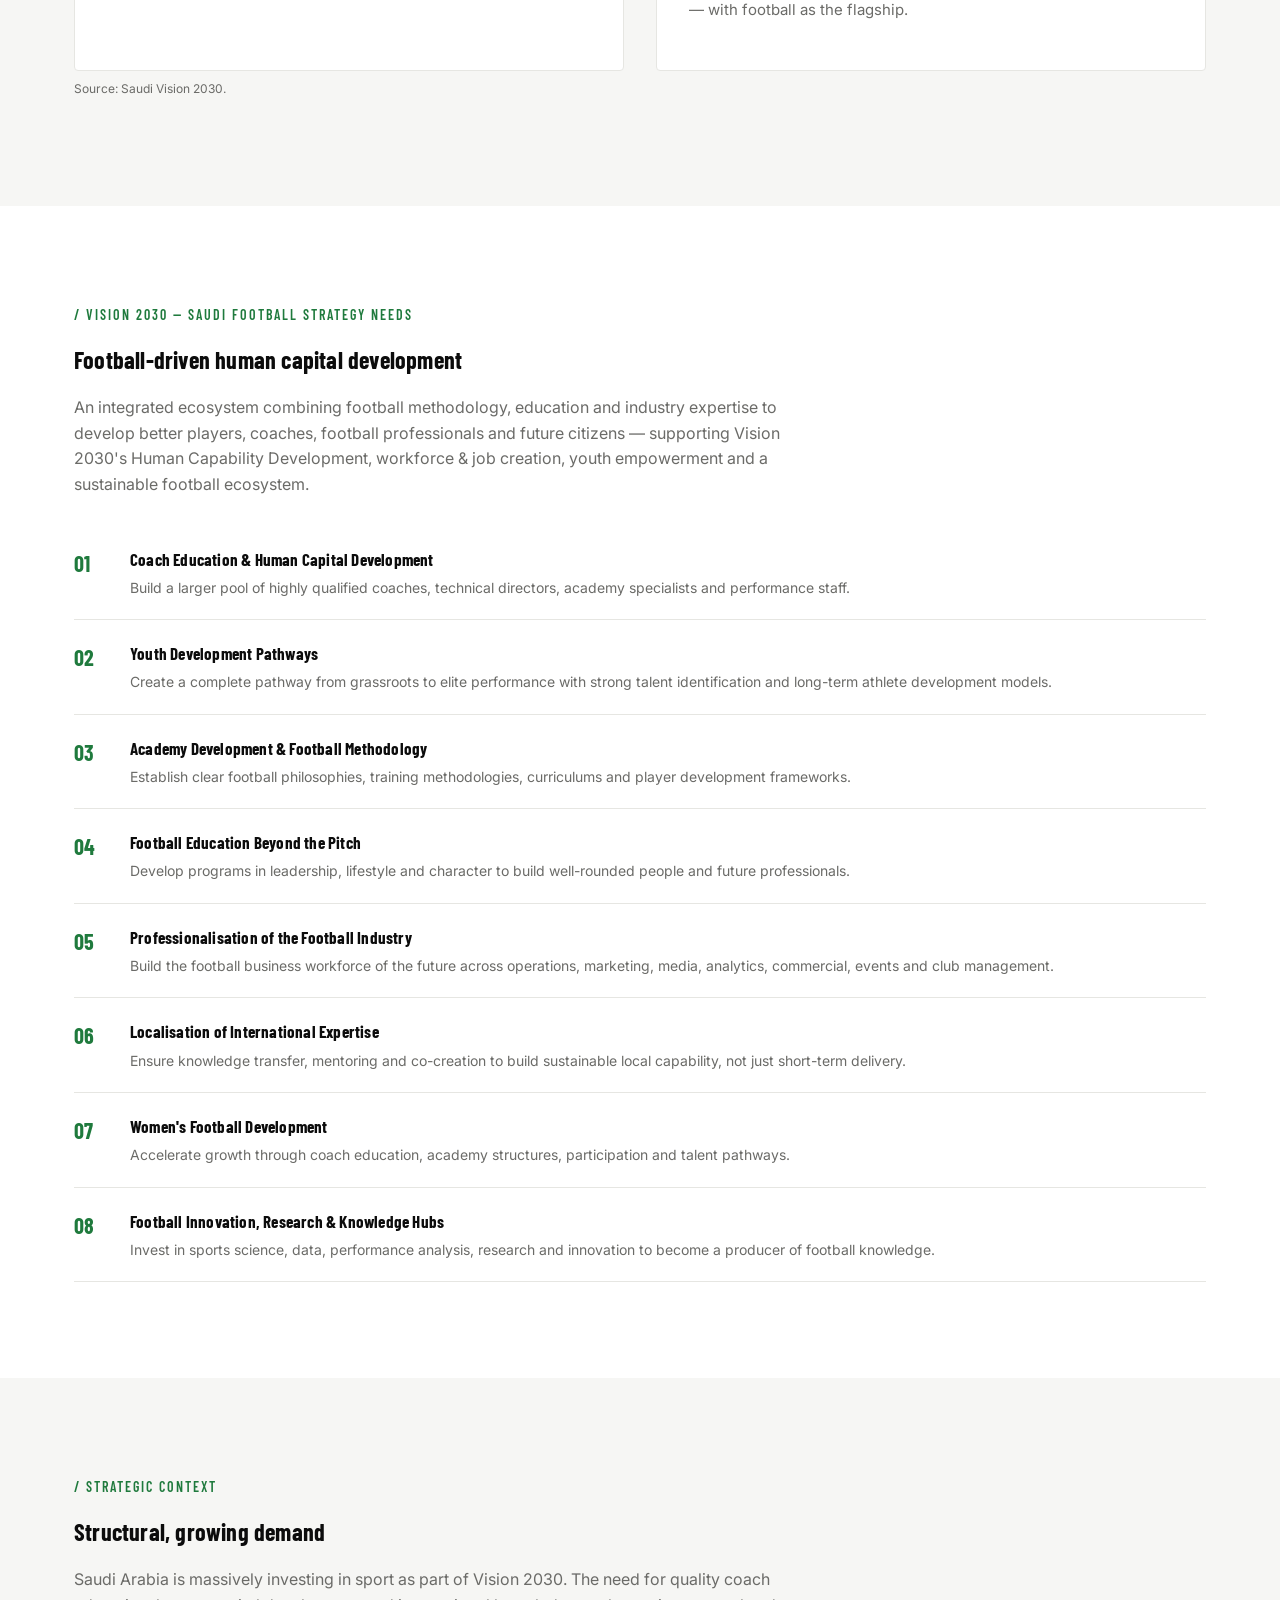
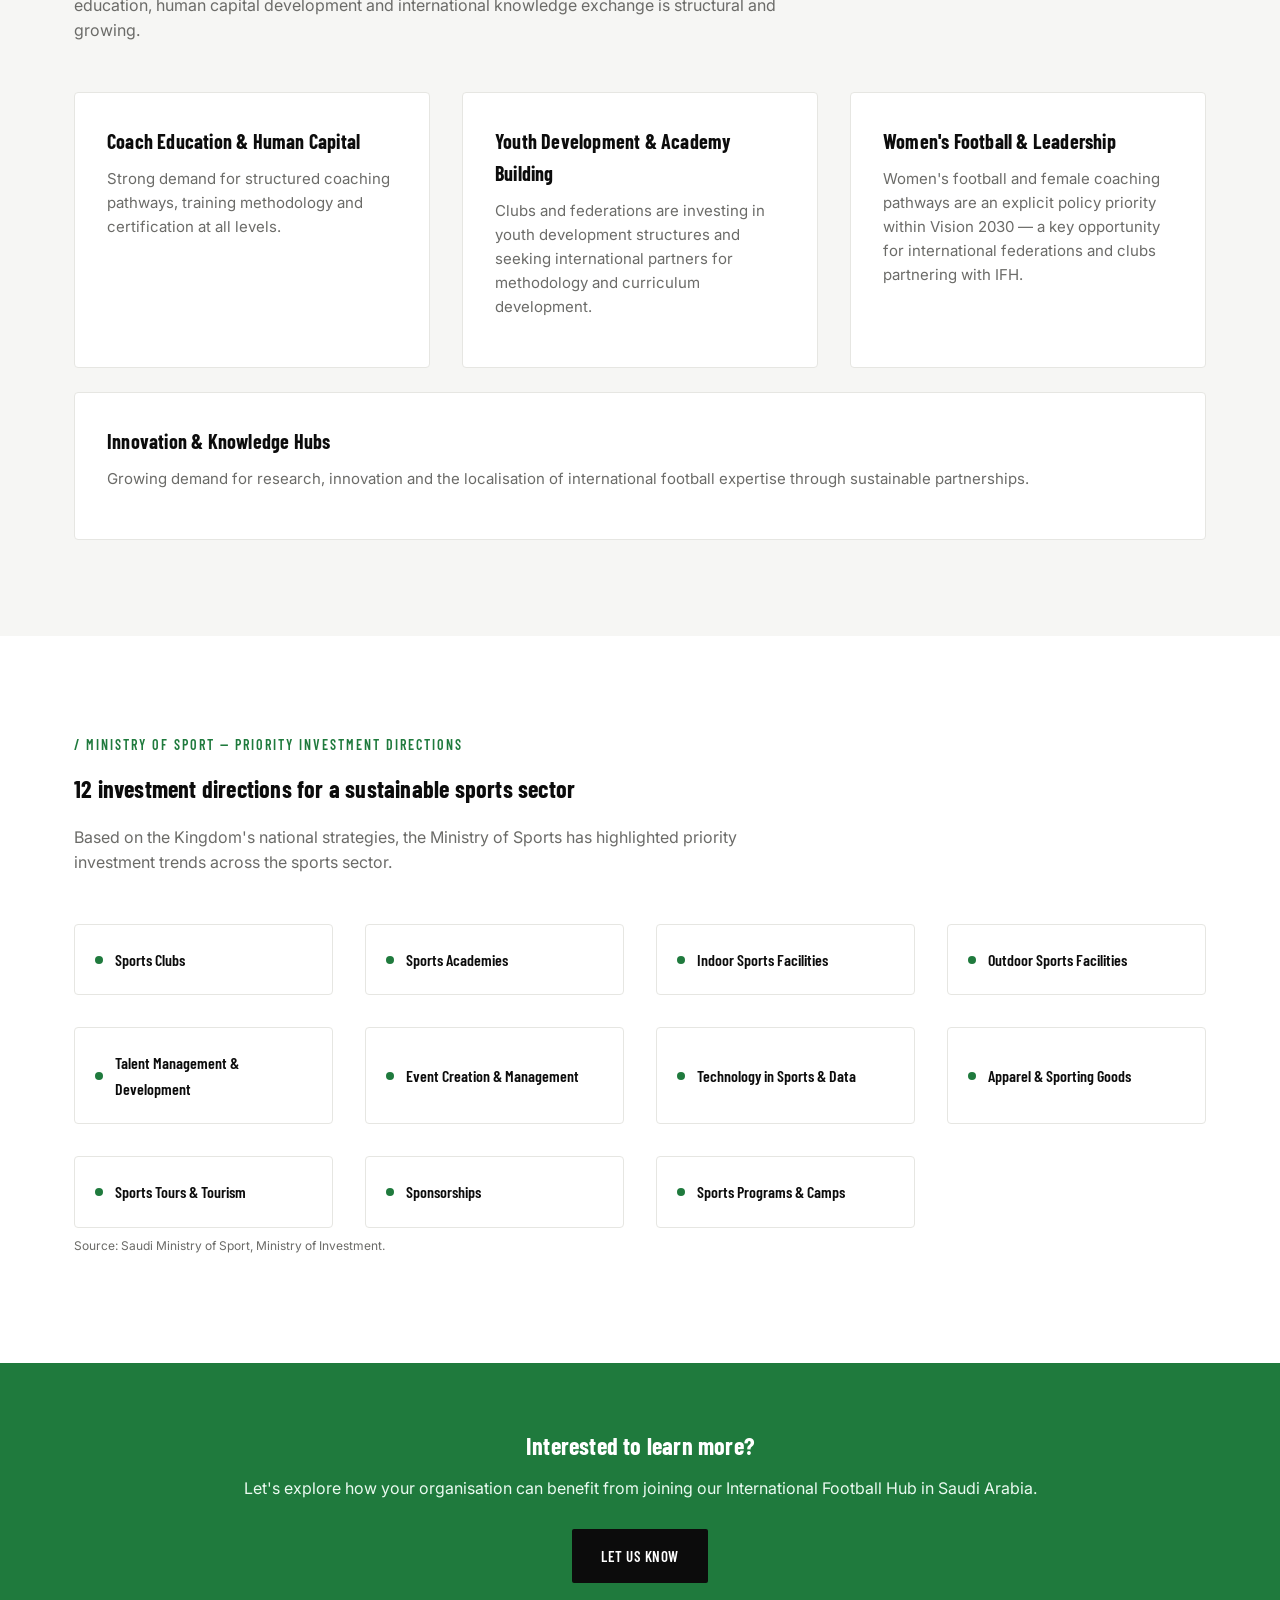
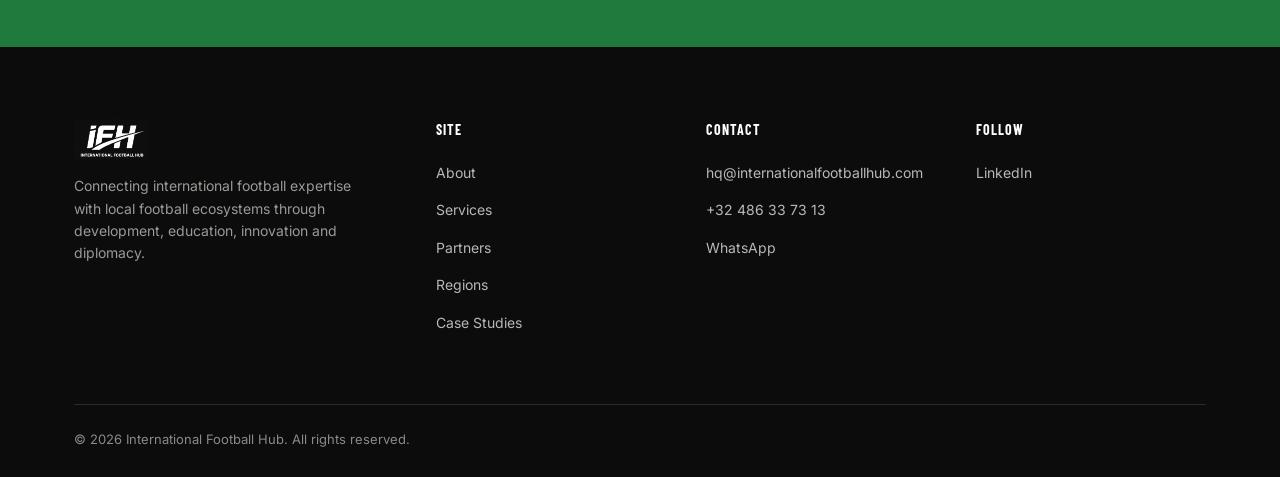
<file: saudi-arabia.html>
<!DOCTYPE html>
<html lang="en">
<head>
<meta charset="UTF-8">
<meta name="viewport" content="width=device-width, initial-scale=1.0">
<title>Saudi Arabia &amp; the GCC | International Football Hub</title>
<meta name="description" content="International Football Hub Saudi Arabia supports Vision 2030's transformation of the Kingdom's football sector — coach education, academy development, youth pathways and women's football.">
<link rel="icon" type="image/png" href="assets/img/ifh-logo.png">
<link rel="preconnect" href="https://fonts.googleapis.com">
<link rel="preconnect" href="https://fonts.gstatic.com" crossorigin>
<link href="https://fonts.googleapis.com/css2?family=Inter:wght@400;500;600;700&family=Barlow+Condensed:wght@600;700&display=swap" rel="stylesheet">
<link rel="stylesheet" href="assets/css/style.css">
</head>
<body>

<header class="site-header">
  <div class="container">
    <a href="index.html" class="brand">
      <img src="assets/img/ifh-logo.png" alt="International Football Hub">
    </a>
    <nav class="main-nav">
      <a href="index.html">Home</a>
      <div class="nav-item">
        <a href="about.html">About <span class="caret">&#9662;</span></a>
        <div class="nav-dropdown">
          <a href="about.html#vision">Vision</a>
          <a href="about.html#introduction">Introduction</a>
          <a href="about.html#how-it-works">How IFH Works</a>
          <a href="about.html#how-ifh-operates">How IFH Operates</a>
        </div>
      </div>
      <a href="services.html">Services</a>
      <a href="partners.html">Partners</a>
      <a href="regions.html" class="active">Regions</a>
      <a href="case-studies.html">Case Studies</a>
      <a href="contact.html">Contact</a>
    </nav>
    <div class="header-actions">
      <a href="contact.html" class="btn btn--accent">Let's Connect</a>
      <button class="nav-toggle" aria-label="Toggle menu">
        <span></span><span></span><span></span>
      </button>
    </div>
  </div>
</header>

<section class="page-hero page-hero--photo" style="background-image:url('assets/img/saudi-riyadh-kingdom-tower.jpg');">
  <div class="container">
    <span class="eyebrow">/ Regions &nbsp;/&nbsp; Saudi Arabia &amp; GCC</span>
    <h1>The Saudi Sports Landscape</h1>
    <p>A strategic priority for national transformation. Sport sits at the heart of Vision 2030 — and football is its flagship.</p>
  </div>
</section>

<section class="section">
  <div class="container">
    <div class="showcase-slider" id="showcase-slider">
      <div class="showcase-slider__viewport">
        <div class="showcase-slider__track" id="showcase-track">
          <div class="showcase-slider__slide"><img src="assets/img/saudi-king-abdullah-sports-city-match.jpg" alt="Mahd Academy, Riyadh" loading="lazy"><div class="showcase-slider__caption"><strong>Mahd Academy</strong><span>Riyadh</span></div></div>
          <div class="showcase-slider__slide"><img src="assets/img/saudi-alhilal-hilali-matchday.jpg" alt="Kingdom Arena, Al-Hilal v Al-Shabab" loading="lazy"><div class="showcase-slider__caption"><strong>Kingdom Arena</strong><span>Al-Hilal &ndash; Al Shabab</span></div></div>
          <div class="showcase-slider__slide"><img src="assets/img/saudi-wfs-riyadh-interview.jpg" alt="World Cup 2026 Fan Zone, Riyadh" loading="lazy"><div class="showcase-slider__caption"><strong>Koora Show Media</strong><span>World Cup 2026 Fan Zone, Riyadh</span></div></div>
          <div class="showcase-slider__slide"><img src="assets/img/saudi-alnassr-team-bus.jpg" alt="Al Nassr FC team bus" loading="lazy"><div class="showcase-slider__caption"><strong>Al Nassr FC</strong><span>Team bus, Riyadh</span></div></div>
          <div class="showcase-slider__slide"><img src="assets/img/saudi-saff-womens-premier-league.jpg" alt="SAFF Women's Premier League banners" loading="lazy"><div class="showcase-slider__caption"><strong>SAFF Women's Premier League</strong><span>Saudi Arabia</span></div></div>
          <div class="showcase-slider__slide"><img src="assets/img/saudi-alnassr-mrsool-park.jpg" alt="Al Nassr FC, Mrsool Park" loading="lazy"><div class="showcase-slider__caption"><strong>Al Nassr FC</strong><span>Mrsool Park, Riyadh</span></div></div>
          <div class="showcase-slider__slide"><img src="assets/img/saudi-gala-evening.jpg" alt="Diriyah Club, Riyadh" loading="lazy"><div class="showcase-slider__caption"><strong>Diriyah Club</strong><span>Riyadh</span></div></div>
          <div class="showcase-slider__slide"><img src="assets/img/saudi-shg-arena-matchday.jpg" alt="SHG Arena matchday" loading="lazy"><div class="showcase-slider__caption"><strong>Roshn Saudi League</strong><span>SHG Arena</span></div></div>
          <div class="showcase-slider__slide"><img src="assets/img/saudi-diriyah.jpg" alt="Diriyah, Riyadh" loading="lazy"><div class="showcase-slider__caption"><strong>Diriyah</strong><span>Riyadh</span></div></div>
          <div class="showcase-slider__slide"><img src="assets/img/saudi-wfs-riyadh-alahli-club.jpg" alt="World Football Summit Riyadh, Al Ahli club" loading="lazy"><div class="showcase-slider__caption"><strong>World Football Summit</strong><span>Riyadh</span></div></div>
          <div class="showcase-slider__slide"><img src="assets/img/saudi-riyadh-schools-football-academy.jpg" alt="Riyadh Schools Football Academy jersey presentation" loading="lazy"><div class="showcase-slider__caption"><strong>Riyadh Schools Football Academy</strong><span>Riyadh</span></div></div>
          <div class="showcase-slider__slide"><img src="assets/img/saudi-king-abdullah-sports-city-selfie.jpg" alt="Princess Noura University Stadium, Riyadh" loading="lazy"><div class="showcase-slider__caption"><strong>Princess Noura University Stadium</strong><span>Riyadh</span></div></div>
          <div class="showcase-slider__slide"><img src="assets/img/saudi-al-diraiyah-fc-clubhouse.jpg" alt="Al Diraiyah FC clubhouse" loading="lazy"><div class="showcase-slider__caption"><strong>Al Diraiyah FC</strong><span>Club matchday</span></div></div>
          <div class="showcase-slider__slide"><img src="assets/img/saudi-al-diraiyah-fc-youth-match.jpg" alt="Al Diraiyah FC youth match" loading="lazy"><div class="showcase-slider__caption"><strong>Al Diraiyah FC</strong><span>Youth match</span></div></div>
          <div class="showcase-slider__slide"><img src="assets/img/saudi-riyadh-training-sunset.jpg" alt="King Fahd Football Stadium, Riyadh" loading="lazy"><div class="showcase-slider__caption"><strong>King Fahd Football Stadium</strong><span>Riyadh</span></div></div>
          <div class="showcase-slider__slide"><img src="assets/img/saudi-jersey-presentation.jpg" alt="Al Diriyah FC, former Diriyah SC" loading="lazy"><div class="showcase-slider__caption"><strong>Al Diriyah FC</strong><span>Former Diriyah SC</span></div></div>
        </div>
        <button type="button" class="showcase-slider__arrow showcase-slider__arrow--prev" aria-label="Previous photo">&#8249;</button>
        <button type="button" class="showcase-slider__arrow showcase-slider__arrow--next" aria-label="Next photo">&#8250;</button>
      </div>
      <div class="showcase-slider__dots" id="showcase-dots"></div>
    </div>
  </div>
</section>

<section class="section section--off">
  <div class="container">
    <div class="section-head">
      <span class="eyebrow">/ Local Leadership</span>
      <h2>On the ground in the Kingdom</h2>
    </div>
    <div class="team-card team-card--featured" style="background:var(--color-white);">
      <div class="avatar"><img src="assets/img/majed-al-rqaas.jpg" alt="Majed Al Rqaas"></div>
      <div>
        <h3>Majed Al Rqaas</h3>
        <span class="role">Partner, IFH Saudi Arabia</span>
        <p>A locally established Saudi C-level business transformation leader with over 20 years of experience building and scaling ventures in the sports, fitness and wellness sectors — spanning sports investment, football academy development and football infrastructure aligned with international standards. Majed brings deep regional knowledge and on-the-ground connectivity to every activation in the Kingdom.</p>
        <div class="team-card team-card--secondary">
          <div class="avatar"><img src="assets/img/jelle-van-camp.jpg" alt="Jelle Van Camp"></div>
          <div>
            <h3>Jelle Van Camp</h3>
            <span class="role">Founder &amp; CEO, International Football Hub</span>
            <p>Having worked in Saudi Arabia with MAHD Sports Academy and Al Ahli Saudi, and assigned as Sports Diplomacy Advisor to the Belgian Ambassador in KSA, he partners closely with Majed on every IFH activation in the Kingdom.</p>
          </div>
        </div>
      </div>
    </div>
  </div>
</section>

<section class="section">
  <div class="container">
    <div class="section-head center">
      <span class="eyebrow">/ National Plans</span>
      <h2>Vision 2030 places sport at the heart of a vibrant society and a thriving economy</h2>
    </div>
    <div class="grid grid--4">
      <div class="stat-item">
        <span class="stat-num">SAR 16.5BN</span>
        <p>Annual contribution to GDP by 2030 (~1.5% of GDP)</p>
      </div>
      <div class="stat-item">
        <span class="stat-num">100,000+</span>
        <p>Jobs expected in the sports sector over the next decade</p>
      </div>
      <div class="stat-item">
        <span class="stat-num">40%</span>
        <p>Population physically active by 2030 — participation has more than tripled since 2018</p>
      </div>
      <div class="stat-item">
        <span class="stat-num">15</span>
        <p>World-class stadiums planned for the FIFA World Cup 2034</p>
      </div>
    </div>
    <p class="source-note">Sources: Saudi Ministry of Sport, Saudi General Authority for Statistics, Saudi Vision 2030.</p>
  </div>
</section>

<section class="section section--off">
  <div class="container">
    <div class="grid grid--2" style="align-items:start;">
      <div>
        <span class="eyebrow">Football Development Environment</span>
        <div class="stat-item" style="margin-bottom:20px;"><span class="stat-num" style="font-size:28px;">200,000+</span><p>Girls and boys in the Schools League</p></div>
        <div class="stat-item" style="margin-bottom:20px;"><span class="stat-num" style="font-size:28px;">170+</span><p>Coaches engaged in national scouting programs</p></div>
        <div class="stat-item" style="margin-bottom:20px;"><span class="stat-num" style="font-size:28px;">25+</span><p>Regional training centres across the Kingdom</p></div>
        <div class="stat-item"><span class="stat-num" style="font-size:28px;">17</span><p>Women's football academies established since 2021</p></div>
      </div>
      <div>
        <span class="eyebrow">Human Capacity Building &amp; Investment</span>
        <div class="stat-item" style="margin-bottom:20px;"><span class="stat-num" style="font-size:28px;">44%</span><p>Higher education graduates employed in sport-related fields (KACST, 2024)</p></div>
        <div class="stat-item" style="margin-bottom:20px;"><span class="stat-num" style="font-size:28px;">150,000+</span><p>Individuals trained through 5 international academies</p></div>
        <div class="stat-item"><span class="stat-num" style="font-size:28px;">6</span><p>Strategic academies launched under the Human Capability Development Program</p></div>
      </div>
    </div>
  </div>
</section>

<section class="section section--dark">
  <div class="container">
    <div class="quote-block">
      <blockquote>&ldquo;Sport has become a national strategic priority that contributes directly to the goals of Vision 2030 — it is a central force shaping the future of this nation and its people.&rdquo;</blockquote>
      <cite>— HRH Prince Abdulaziz bin Turki Al-Faisal, Minister of Sport</cite>
    </div>
    <div class="grid grid--4" style="margin-top:48px;">
      <div class="stat-item" style="border-top-color:var(--color-accent);"><span class="stat-num">SAR 32B</span><p>Sports market value, 2025</p></div>
      <div class="stat-item" style="border-top-color:var(--color-accent);"><span class="stat-num">59.1%</span><p>Adults engaging in 150+ mins of physical activity per week — surpassing the 2027 target</p></div>
      <div class="stat-item" style="border-top-color:var(--color-accent);"><span class="stat-num">350+</span><p>Medals earned by Saudi athletes in international competitions in 2024</p></div>
      <div class="stat-item" style="border-top-color:var(--color-accent);"><span class="stat-num">2034</span><p>FIFA World Cup host</p></div>
    </div>
    <p class="source-note">Sources: Saudi Ministry of Sport, Saudi General Authority for Statistics, Saudi Vision 2030.</p>
  </div>
</section>

<section class="section">
  <div class="container">
    <div class="quote-block">
      <blockquote>&ldquo;Sport has the transformative power to bring people together. These values — unity, diversity, and inclusion — are core to the broader transformation taking place in Saudi Arabia today.&rdquo;</blockquote>
      <cite>— HRH Ambassador Reema Bandar Al-Saud</cite>
    </div>
    <p style="margin-top:16px; max-width:820px;">Vision 2030 has made Saudi Arabia a global sports destination — with football at the heart of its transformation.</p>
    <div class="grid grid--4" style="margin-top:32px;">
      <div class="stat-item"><span class="stat-num">150%</span><p>Increase in women's participation in sport</p></div>
      <div class="stat-item"><span class="stat-num">330K+</span><p>Registered female athletes</p></div>
      <div class="stat-item"><span class="stat-num">37</span><p>Women's national teams</p></div>
      <div class="stat-item"><span class="stat-num">500+</span><p>Women's sports centers</p></div>
    </div>
    <div class="grid grid--4" style="margin-top:24px;">
      <div class="stat-item"><span class="stat-num">70,000+</span><p>Female students competing in National School Leagues</p></div>
      <div class="stat-item"><span class="stat-num">70K+</span><p>Girls playing in schools' football leagues</p></div>
    </div>
    <p class="source-note">Sources: Saudi Ministry of Sport, Saudi General Authority for Statistics, Saudi Vision 2030.</p>
  </div>
</section>

<section class="section section--off">
  <div class="container">
    <div class="section-head">
      <span class="eyebrow">/ Quality of Life Program</span>
      <h2>Sport as a national transformation tool</h2>
      <p style="margin-top:16px;">Vision 2030's Quality of Life Program uses sport, culture, entertainment and tourism to build a more active, liveable, and globally visible Kingdom — with two complementary strategic objectives at its core.</p>
    </div>
    <div class="grid grid--2">
      <div class="card">
        <div class="card__index">Objective 1</div>
        <h3>Increase Public Participation in Sports &amp; Athletic Activities</h3>
        <p>Build an active society through access, facilities, community sport, youth sport, women's sport, schools, and recreational football.</p>
      </div>
      <div class="card">
        <div class="card__index">Objective 2</div>
        <h3>Reach Regional &amp; Global Excellence in Selected Professional Sports</h3>
        <p>Build elite pathways: clubs, leagues, coaching, talent ID, competitions, international events, and high-performance systems — with football as the flagship.</p>
      </div>
    </div>
    <p class="source-note">Source: Saudi Vision 2030.</p>
  </div>
</section>

<section class="section">
  <div class="container">
    <div class="section-head">
      <span class="eyebrow">/ Vision 2030 — Saudi Football Strategy Needs</span>
      <h2>Football-driven human capital development</h2>
      <p style="margin-top:16px;">An integrated ecosystem combining football methodology, education and industry expertise to develop better players, coaches, football professionals and future citizens — supporting Vision 2030's Human Capability Development, workforce &amp; job creation, youth empowerment and a sustainable football ecosystem.</p>
    </div>
    <div class="pillar-list">
      <div class="pillar-row">
        <span class="num">01</span>
        <div><h3>Coach Education &amp; Human Capital Development</h3><p>Build a larger pool of highly qualified coaches, technical directors, academy specialists and performance staff.</p></div>
      </div>
      <div class="pillar-row">
        <span class="num">02</span>
        <div><h3>Youth Development Pathways</h3><p>Create a complete pathway from grassroots to elite performance with strong talent identification and long-term athlete development models.</p></div>
      </div>
      <div class="pillar-row">
        <span class="num">03</span>
        <div><h3>Academy Development &amp; Football Methodology</h3><p>Establish clear football philosophies, training methodologies, curriculums and player development frameworks.</p></div>
      </div>
      <div class="pillar-row">
        <span class="num">04</span>
        <div><h3>Football Education Beyond the Pitch</h3><p>Develop programs in leadership, lifestyle and character to build well-rounded people and future professionals.</p></div>
      </div>
      <div class="pillar-row">
        <span class="num">05</span>
        <div><h3>Professionalisation of the Football Industry</h3><p>Build the football business workforce of the future across operations, marketing, media, analytics, commercial, events and club management.</p></div>
      </div>
      <div class="pillar-row">
        <span class="num">06</span>
        <div><h3>Localisation of International Expertise</h3><p>Ensure knowledge transfer, mentoring and co-creation to build sustainable local capability, not just short-term delivery.</p></div>
      </div>
      <div class="pillar-row">
        <span class="num">07</span>
        <div><h3>Women's Football Development</h3><p>Accelerate growth through coach education, academy structures, participation and talent pathways.</p></div>
      </div>
      <div class="pillar-row">
        <span class="num">08</span>
        <div><h3>Football Innovation, Research &amp; Knowledge Hubs</h3><p>Invest in sports science, data, performance analysis, research and innovation to become a producer of football knowledge.</p></div>
      </div>
    </div>
  </div>
</section>

<section class="section section--off">
  <div class="container">
    <div class="section-head">
      <span class="eyebrow">/ Strategic Context</span>
      <h2>Structural, growing demand</h2>
      <p style="margin-top:16px;">Saudi Arabia is massively investing in sport as part of Vision 2030. The need for quality coach education, human capital development and international knowledge exchange is structural and growing.</p>
    </div>
    <div class="grid grid--3">
      <div class="card">
        <h3>Coach Education &amp; Human Capital</h3>
        <p>Strong demand for structured coaching pathways, training methodology and certification at all levels.</p>
      </div>
      <div class="card">
        <h3>Youth Development &amp; Academy Building</h3>
        <p>Clubs and federations are investing in youth development structures and seeking international partners for methodology and curriculum development.</p>
      </div>
      <div class="card">
        <h3>Women's Football &amp; Leadership</h3>
        <p>Women's football and female coaching pathways are an explicit policy priority within Vision 2030 — a key opportunity for international federations and clubs partnering with IFH.</p>
      </div>
    </div>
    <div class="card" style="margin-top:24px;">
      <h3>Innovation &amp; Knowledge Hubs</h3>
      <p>Growing demand for research, innovation and the localisation of international football expertise through sustainable partnerships.</p>
    </div>
  </div>
</section>

<section class="section">
  <div class="container">
    <div class="section-head">
      <span class="eyebrow">/ Ministry of Sport — Priority Investment Directions</span>
      <h2>12 investment directions for a sustainable sports sector</h2>
      <p style="margin-top:16px;">Based on the Kingdom's national strategies, the Ministry of Sports has highlighted priority investment trends across the sports sector.</p>
    </div>
    <div class="grid grid--4">
      <div class="tag-card"><span class="dot"></span>Sports Clubs</div>
      <div class="tag-card"><span class="dot"></span>Sports Academies</div>
      <div class="tag-card"><span class="dot"></span>Indoor Sports Facilities</div>
      <div class="tag-card"><span class="dot"></span>Outdoor Sports Facilities</div>
      <div class="tag-card"><span class="dot"></span>Talent Management &amp; Development</div>
      <div class="tag-card"><span class="dot"></span>Event Creation &amp; Management</div>
      <div class="tag-card"><span class="dot"></span>Technology in Sports &amp; Data</div>
      <div class="tag-card"><span class="dot"></span>Apparel &amp; Sporting Goods</div>
      <div class="tag-card"><span class="dot"></span>Sports Tours &amp; Tourism</div>
      <div class="tag-card"><span class="dot"></span>Sponsorships</div>
      <div class="tag-card"><span class="dot"></span>Sports Programs &amp; Camps</div>
    </div>
    <p class="source-note">Source: Saudi Ministry of Sport, Ministry of Investment.</p>
  </div>
</section>

<section class="cta-band">
  <div class="container">
    <h2>Interested to learn more?</h2>
    <p>Let's explore how your organisation can benefit from joining our International Football Hub in Saudi Arabia.</p>
    <a href="contact.html" class="btn btn--dark">Let Us Know</a>
  </div>
</section>

<footer class="site-footer">
  <div class="container">
    <div class="footer-grid">
      <div class="footer-brand">
        <img src="assets/img/ifh-logo.png" alt="International Football Hub">
        <p>Connecting international football expertise with local football ecosystems through development, education, innovation and diplomacy.</p>
      </div>
      <div class="footer-col">
        <h4>Site</h4>
        <ul>
          <li><a href="about.html">About</a></li>
          <li><a href="services.html">Services</a></li>
          <li><a href="partners.html">Partners</a></li>
          <li><a href="regions.html">Regions</a></li>
          <li><a href="case-studies.html">Case Studies</a></li>
        </ul>
      </div>
      <div class="footer-col">
        <h4>Contact</h4>
        <ul>
          <li><a href="mailto:hq@internationalfootballhub.com">hq@internationalfootballhub.com</a></li>
          <li><a href="tel:+32486337313">+32 486 33 73 13</a></li>
          <li><a href="https://wa.me/32486337313" target="_blank" rel="noopener">WhatsApp</a></li>
        </ul>
      </div>
      <div class="footer-col">
        <h4>Follow</h4>
        <ul>
          <li><a href="https://www.linkedin.com/company/international-football-hub/" target="_blank" rel="noopener">LinkedIn</a></li>
        </ul>
      </div>
    </div>
    <div class="footer-bottom">
      <span>&copy; <span id="year"></span> International Football Hub. All rights reserved.</span>
    </div>
  </div>
</footer>

<script>document.getElementById('year').textContent = new Date().getFullYear();</script>
<script src="assets/js/main.js"></script>
</body>
</html>
</file>
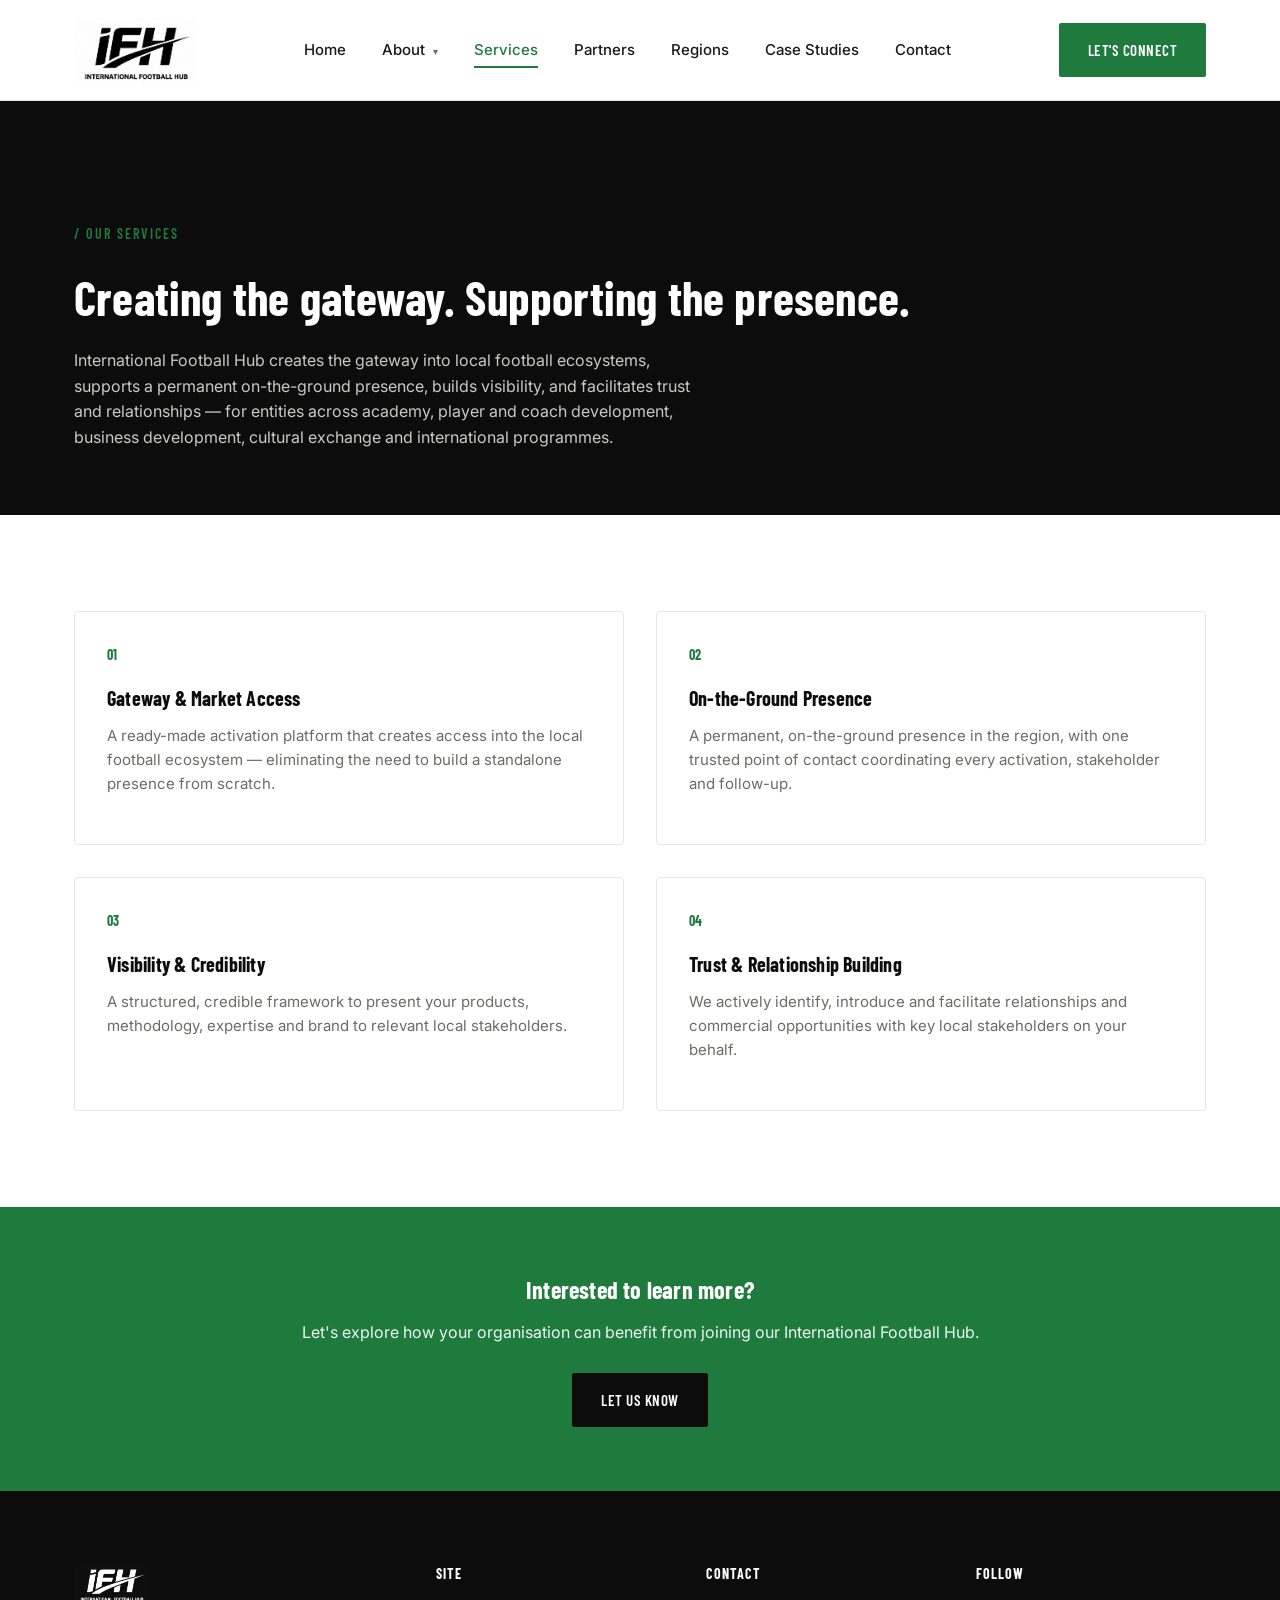
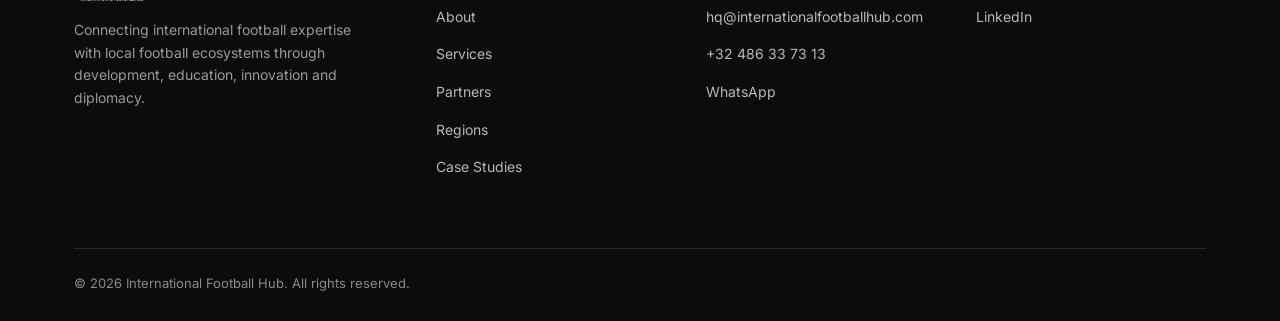
<file: services.html>
<!DOCTYPE html>
<html lang="en">
<head>
<meta charset="UTF-8">
<meta name="viewport" content="width=device-width, initial-scale=1.0">
<title>Services | International Football Hub</title>
<meta name="description" content="International Football Hub creates the gateway, supports a permanent local presence, builds visibility and credibility, and facilitates trust and relationships for partners across the football ecosystem.">
<link rel="icon" type="image/png" href="assets/img/ifh-logo.png">
<link rel="preconnect" href="https://fonts.googleapis.com">
<link rel="preconnect" href="https://fonts.gstatic.com" crossorigin>
<link href="https://fonts.googleapis.com/css2?family=Inter:wght@400;500;600;700&family=Barlow+Condensed:wght@600;700&display=swap" rel="stylesheet">
<link rel="stylesheet" href="assets/css/style.css">
</head>
<body>

<header class="site-header">
  <div class="container">
    <a href="index.html" class="brand">
      <img src="assets/img/ifh-logo.png" alt="International Football Hub">
    </a>
    <nav class="main-nav">
      <a href="index.html">Home</a>
      <div class="nav-item">
        <a href="about.html">About <span class="caret">&#9662;</span></a>
        <div class="nav-dropdown">
          <a href="about.html#vision">Vision</a>
          <a href="about.html#introduction">Introduction</a>
          <a href="about.html#how-it-works">How IFH Works</a>
          <a href="about.html#how-ifh-operates">How IFH Operates</a>
        </div>
      </div>
      <a href="services.html" class="active">Services</a>
      <a href="partners.html">Partners</a>
      <a href="regions.html">Regions</a>
      <a href="case-studies.html">Case Studies</a>
      <a href="contact.html">Contact</a>
    </nav>
    <div class="header-actions">
      <a href="contact.html" class="btn btn--accent">Let's Connect</a>
      <button class="nav-toggle" aria-label="Toggle menu">
        <span></span><span></span><span></span>
      </button>
    </div>
  </div>
</header>

<section class="page-hero">
  <div class="container">
    <span class="eyebrow">/ Our Services</span>
    <h1>Creating the gateway. Supporting the presence.</h1>
    <p>International Football Hub creates the gateway into local football ecosystems, supports a permanent on-the-ground presence, builds visibility, and facilitates trust and relationships — for entities across academy, player and coach development, business development, cultural exchange and international programmes.</p>
  </div>
</section>

<section class="section">
  <div class="container">
    <div class="grid grid--2">
      <div class="card">
        <div class="card__index">01</div>
        <h3>Gateway &amp; Market Access</h3>
        <p>A ready-made activation platform that creates access into the local football ecosystem — eliminating the need to build a standalone presence from scratch.</p>
      </div>
      <div class="card">
        <div class="card__index">02</div>
        <h3>On-the-Ground Presence</h3>
        <p>A permanent, on-the-ground presence in the region, with one trusted point of contact coordinating every activation, stakeholder and follow-up.</p>
      </div>
      <div class="card">
        <div class="card__index">03</div>
        <h3>Visibility &amp; Credibility</h3>
        <p>A structured, credible framework to present your products, methodology, expertise and brand to relevant local stakeholders.</p>
      </div>
      <div class="card">
        <div class="card__index">04</div>
        <h3>Trust &amp; Relationship Building</h3>
        <p>We actively identify, introduce and facilitate relationships and commercial opportunities with key local stakeholders on your behalf.</p>
      </div>
    </div>
  </div>
</section>


<section class="cta-band">
  <div class="container">
    <h2>Interested to learn more?</h2>
    <p>Let's explore how your organisation can benefit from joining our International Football Hub.</p>
    <a href="contact.html" class="btn btn--dark">Let Us Know</a>
  </div>
</section>

<footer class="site-footer">
  <div class="container">
    <div class="footer-grid">
      <div class="footer-brand">
        <img src="assets/img/ifh-logo.png" alt="International Football Hub">
        <p>Connecting international football expertise with local football ecosystems through development, education, innovation and diplomacy.</p>
      </div>
      <div class="footer-col">
        <h4>Site</h4>
        <ul>
          <li><a href="about.html">About</a></li>
          <li><a href="services.html">Services</a></li>
          <li><a href="partners.html">Partners</a></li>
          <li><a href="regions.html">Regions</a></li>
          <li><a href="case-studies.html">Case Studies</a></li>
        </ul>
      </div>
      <div class="footer-col">
        <h4>Contact</h4>
        <ul>
          <li><a href="mailto:hq@internationalfootballhub.com">hq@internationalfootballhub.com</a></li>
          <li><a href="tel:+32486337313">+32 486 33 73 13</a></li>
          <li><a href="https://wa.me/32486337313" target="_blank" rel="noopener">WhatsApp</a></li>
        </ul>
      </div>
      <div class="footer-col">
        <h4>Follow</h4>
        <ul>
          <li><a href="https://www.linkedin.com/company/international-football-hub/" target="_blank" rel="noopener">LinkedIn</a></li>
        </ul>
      </div>
    </div>
    <div class="footer-bottom">
      <span>&copy; <span id="year"></span> International Football Hub. All rights reserved.</span>
    </div>
  </div>
</footer>

<script>document.getElementById('year').textContent = new Date().getFullYear();</script>
<script src="assets/js/main.js"></script>
</body>
</html>
</file>
<file: assets/css/style.css>
/* ============================================================
   International Football Hub — site stylesheet
   ============================================================ */

:root {
  --color-black: #0c0c0c;
  --color-dark: #141414;
  --color-white: #ffffff;
  --color-off: #f6f6f4;
  --color-line: #e6e6e2;
  --color-text: #1a1a1a;
  --color-muted: #6b6b68;

  /* single accent color — change this one value to re-theme the whole site */
  --color-accent: #1f7a3d;
  --color-accent-dark: #155c2c;
  --color-accent-light: #e7f3ea;

  --font-body: "Inter", -apple-system, BlinkMacSystemFont, "Segoe UI", Roboto, Helvetica, Arial, sans-serif;
  --font-head: "Barlow Condensed", var(--font-body);

  --container: 1180px;
}

* { box-sizing: border-box; }
html { scroll-behavior: smooth; }
[id] { scroll-margin-top: 100px; }
body {
  margin: 0;
  font-family: var(--font-body);
  color: var(--color-text);
  background: var(--color-white);
  line-height: 1.6;
  -webkit-font-smoothing: antialiased;
}
img { max-width: 100%; display: block; }
a { color: inherit; text-decoration: none; }
ul { margin: 0; padding: 0; list-style: none; }
h1, h2, h3, h4 {
  font-family: var(--font-head);
  font-weight: 700;
  letter-spacing: 0.2px;
  margin: 0 0 0.5em;
  color: var(--color-black);
}
p { margin: 0 0 1em; color: var(--color-muted); }
.container {
  width: 100%;
  max-width: var(--container);
  margin: 0 auto;
  padding: 0 24px;
}

/* ---------- utility ---------- */
.eyebrow {
  display: inline-block;
  font-family: var(--font-head);
  font-size: 14px;
  font-weight: 600;
  letter-spacing: 2px;
  text-transform: uppercase;
  color: var(--color-accent);
  margin-bottom: 14px;
}
.eyebrow--lg {
  font-size: clamp(28px, 4vw, 44px);
  font-weight: 700;
  letter-spacing: 1px;
  margin-bottom: 20px;
}
.section { padding: 96px 0; }
.section--tight { padding: 64px 0; }
.section--off { background: var(--color-off); }
.section--dark { background: var(--color-black); color: var(--color-white); }
.section--dark p { color: #c9c9c6; }
.section--dark h2, .section--dark h3 { color: var(--color-white); }
.section-head { max-width: 720px; margin: 0 0 48px; }
.section-head.center { margin-left: auto; margin-right: auto; text-align: center; }

.btn {
  display: inline-flex;
  align-items: center;
  gap: 8px;
  padding: 14px 28px;
  font-family: var(--font-head);
  font-weight: 600;
  font-size: 15px;
  letter-spacing: 0.5px;
  text-transform: uppercase;
  border-radius: 2px;
  border: 1px solid transparent;
  cursor: pointer;
  transition: all 0.2s ease;
}
.btn--accent { background: var(--color-accent); color: var(--color-white); }
.btn--accent:hover { background: var(--color-accent-dark); }
.btn--dark { background: var(--color-black); color: var(--color-white); }
.btn--dark:hover { background: #2a2a2a; }
.btn--outline { background: transparent; border-color: currentColor; }
.btn--outline:hover { background: rgba(255,255,255,0.1); }
.btn--outline-dark { background: transparent; border-color: var(--color-black); color: var(--color-black); }
.btn--outline-dark:hover { background: var(--color-black); color: var(--color-white); }

.grid { display: grid; gap: 32px; }
.grid--2 { grid-template-columns: repeat(2, 1fr); }
.grid--3 { grid-template-columns: repeat(3, 1fr); }
.grid--4 { grid-template-columns: repeat(4, 1fr); }

/* ---------- header ---------- */
.site-header {
  position: sticky;
  top: 0;
  z-index: 100;
  background: var(--color-white);
  border-bottom: 1px solid var(--color-line);
}
.site-header .container {
  display: flex;
  align-items: center;
  justify-content: space-between;
  height: 100px;
}
.brand { display: flex; align-items: center; gap: 12px; }
.brand img { height: 66px; width: auto; }
.main-nav { display: flex; align-items: center; gap: 36px; }
.main-nav > a, .nav-item > a {
  font-size: 15px;
  font-weight: 500;
  color: var(--color-text);
  position: relative;
  padding: 6px 0;
}
.main-nav > a::after, .nav-item > a::after {
  content: "";
  position: absolute;
  left: 0; bottom: 0;
  width: 0; height: 2px;
  background: var(--color-accent);
  transition: width 0.2s ease;
}
.main-nav > a:hover::after, .nav-item > a:hover::after,
.main-nav > a.active::after, .nav-item > a.active::after { width: 100%; }
.main-nav > a.active, .nav-item > a.active { color: var(--color-accent); }

/* ---------- nav dropdown ---------- */
.nav-item { position: relative; }
.nav-item > a .caret { font-size: 10px; margin-left: 4px; color: var(--color-muted); display: inline-block; }
.nav-dropdown {
  display: none;
  flex-direction: column;
  position: absolute;
  top: 100%;
  left: 0;
  min-width: 190px;
  background: var(--color-white);
  border: 1px solid var(--color-line);
  border-radius: 4px;
  padding: 8px 0;
  box-shadow: 0 12px 28px rgba(0,0,0,0.09);
  z-index: 200;
}
.nav-item:hover .nav-dropdown { display: flex; }
.nav-dropdown a {
  padding: 10px 20px;
  font-size: 14px;
  font-weight: 500;
  color: var(--color-text);
}
.nav-dropdown a:hover { color: var(--color-accent); background: var(--color-off); }
.header-actions { display: flex; align-items: center; gap: 24px; }
.nav-toggle {
  display: none;
  flex-direction: column;
  gap: 5px;
  background: none;
  border: none;
  cursor: pointer;
  padding: 6px;
}
.nav-toggle span { width: 24px; height: 2px; background: var(--color-black); display: block; }

/* ---------- hero ---------- */
.hero {
  position: relative;
  min-height: 640px;
  display: flex;
  align-items: center;
  background: var(--color-black);
  color: var(--color-white);
  overflow: hidden;
}
.hero__bg {
  position: absolute;
  inset: 0;
  background-size: cover;
  background-position: center 30%;
  opacity: 0.6;
}
.hero__overlay {
  position: absolute;
  inset: 0;
  background: linear-gradient(180deg, rgba(12,12,12,0.45) 0%, rgba(12,12,12,0.75) 100%);
}
.hero__content { position: relative; z-index: 2; max-width: 760px; }
.hero__content .eyebrow { color: var(--color-accent); }
.hero h1 {
  color: var(--color-white);
  font-size: clamp(36px, 5.5vw, 62px);
  line-height: 1.05;
  margin-bottom: 20px;
}
.hero p.lead {
  color: #e4e4e1;
  font-size: 18px;
  max-width: 620px;
  margin-bottom: 32px;
}
.hero__actions { display: flex; gap: 16px; flex-wrap: wrap; }
.hero__link {
  display: inline-block;
  margin-top: 20px;
  color: rgba(255,255,255,0.85);
  font-family: var(--font-head);
  font-size: 13px;
  font-weight: 600;
  letter-spacing: 0.5px;
  text-transform: uppercase;
  text-decoration: underline;
  text-underline-offset: 3px;
}
.hero__link:hover { color: var(--color-accent); }

.hero__cities {
  position: absolute;
  right: 64px;
  top: 50%;
  transform: translateY(-50%);
  z-index: 2;
  display: flex;
  flex-direction: column;
  gap: 20px;
  text-align: right;
}
.hero__cities span {
  font-family: var(--font-head);
  font-size: 15px;
  font-weight: 600;
  letter-spacing: 3px;
  text-transform: uppercase;
  color: rgba(255,255,255,0.5);
}
@media (max-width: 1150px) {
  .hero__cities { display: none; }
}

.page-hero {
  position: relative;
  background: var(--color-black);
  color: var(--color-white);
  padding: 120px 0 64px;
  overflow: hidden;
}
.page-hero--photo { background-size: cover; background-position: center; }
.page-hero--photo::before {
  content: "";
  position: absolute;
  inset: 0;
  background: linear-gradient(180deg, rgba(12,12,12,0.55) 0%, rgba(12,12,12,0.92) 100%);
}
.page-hero .container { position: relative; z-index: 1; }
.page-hero .eyebrow { color: var(--color-accent); }
.page-hero h1 { color: var(--color-white); font-size: clamp(32px, 4.5vw, 48px); margin-bottom: 12px; }
.page-hero p { color: #c9c9c6; max-width: 640px; margin: 0; }

/* ---------- cards ---------- */
.card {
  background: var(--color-white);
  border: 1px solid var(--color-line);
  padding: 32px;
  border-radius: 4px;
  transition: border-color 0.2s ease, transform 0.2s ease;
  height: 100%;
}
.card:hover { border-color: var(--color-accent); transform: translateY(-3px); }
.card__index {
  font-family: var(--font-head);
  font-size: 14px;
  font-weight: 700;
  color: var(--color-accent);
  margin-bottom: 16px;
}
.card h3 { font-size: 20px; margin-bottom: 10px; }
.card p { margin-bottom: 16px; font-size: 15px; }
.card__link { font-size: 14px; font-weight: 600; color: var(--color-black); text-transform: uppercase; letter-spacing: 0.5px; }
.card__link:hover { color: var(--color-accent); }

.tag-card {
  border: 1px solid var(--color-line);
  padding: 22px 20px;
  border-radius: 4px;
  font-family: var(--font-head);
  font-weight: 600;
  font-size: 16px;
  display: flex;
  align-items: center;
  gap: 12px;
  color: var(--color-black);
  background: var(--color-white);
}
.tag-card .dot { width: 8px; height: 8px; border-radius: 50%; background: var(--color-accent); flex-shrink: 0; }

/* stat / reason cards */
.reason-card { text-align: left; padding: 28px 0; border-top: 2px solid var(--color-black); }
.reason-card h3 { font-size: 19px; }
.reason-card__icon { width: 34px; height: 34px; margin-bottom: 18px; color: var(--color-accent); }
.reason-card__icon svg { width: 100%; height: 100%; }

/* ---------- pillars / two-col ---------- */
.split {
  display: grid;
  grid-template-columns: 1fr 1fr;
  gap: 56px;
  align-items: center;
}
.split img { border-radius: 4px; }

/* ---------- case studies ---------- */
.case-card {
  position: relative;
  border-radius: 4px;
  overflow: hidden;
  background: var(--color-black);
  color: var(--color-white);
  min-height: 320px;
  display: flex;
  align-items: flex-end;
  padding: 28px;
}
.case-card::before {
  content: "";
  position: absolute;
  inset: 0;
  background: linear-gradient(180deg, rgba(12,12,12,0.1), rgba(12,12,12,0.92));
}
.case-card__body { position: relative; z-index: 1; }
.case-card .eyebrow { color: var(--color-accent); margin-bottom: 8px; }
.case-card h3 { color: var(--color-white); font-size: 20px; margin-bottom: 8px; }
.case-card p { color: #d6d6d3; font-size: 14px; margin-bottom: 0; }

/* ---------- case selector (click a case card to reveal its full story below) ---------- */
.case-select-btn {
  display: block;
  width: 100%;
  background: none;
  border: none;
  padding: 0;
  margin: 0;
  font: inherit;
  text-align: inherit;
  color: inherit;
  cursor: pointer;
}
.case-select-btn .case-card { transition: box-shadow 0.15s ease, transform 0.15s ease; }
.case-select-btn:hover .case-card { transform: translateY(-2px); }
.case-select-btn.is-active .case-card { box-shadow: 0 0 0 2px var(--color-accent); }
.case-toggle {
  position: absolute;
  top: 24px; right: 24px;
  z-index: 2;
  width: 30px; height: 30px;
  border-radius: 50%;
  background: rgba(255,255,255,0.12);
  border: 1px solid rgba(255,255,255,0.4);
  color: var(--color-white);
  display: flex; align-items: center; justify-content: center;
  font-size: 18px;
  line-height: 1;
  transition: transform 0.2s ease, background 0.2s ease, border-color 0.2s ease;
}
.case-select-btn.is-active .case-toggle {
  transform: rotate(45deg);
  background: var(--color-accent);
  border-color: var(--color-accent);
}
.case-detail-panel {
  background: var(--color-off);
  border: 1px solid var(--color-line);
  border-top: 3px solid var(--color-accent);
  border-radius: 6px;
  padding: 40px;
  margin-top: 32px;
  position: relative;
}
.case-detail-panel[hidden] { display: none; }
.case-detail-panel__close {
  position: absolute;
  top: 20px; right: 20px;
  width: 32px; height: 32px;
  border-radius: 50%;
  background: var(--color-white);
  border: 1px solid var(--color-line);
  color: var(--color-muted);
  font-size: 18px;
  line-height: 1;
  cursor: pointer;
  display: flex; align-items: center; justify-content: center;
}
.case-detail-panel__close:hover { color: var(--color-black); border-color: var(--color-black); }
.case-detail[hidden] { display: none; }
@media (max-width: 720px) {
  .case-detail-panel { padding: 28px 20px; }
}
.placeholder-note {
  border: 1px dashed var(--color-line);
  background: var(--color-off);
  padding: 18px 22px;
  border-radius: 4px;
  font-size: 14px;
  color: var(--color-muted);
  margin-bottom: 40px;
}
.placeholder-note strong { color: var(--color-text); }

/* ---------- process steps ---------- */
.steps { display: grid; grid-template-columns: repeat(4, 1fr); gap: 24px; counter-reset: step; }
.step { border-top: 2px solid var(--color-accent); padding-top: 20px; }
.step::before {
  counter-increment: step;
  content: "0" counter(step);
  display: block;
  font-family: var(--font-head);
  font-size: 32px;
  font-weight: 700;
  color: var(--color-black);
  margin-bottom: 10px;
}

/* ---------- CTA band ---------- */
.cta-band {
  background: var(--color-accent);
  color: var(--color-white);
  padding: 64px 0;
  text-align: center;
}
.cta-band h2 { color: var(--color-white); margin-bottom: 10px; }
.cta-band p { color: #eafaf0; margin-bottom: 28px; }

/* ---------- contact ---------- */
.contact-grid { display: grid; grid-template-columns: 0.9fr 1.1fr; gap: 64px; }
.contact-info__item { display: flex; gap: 16px; padding: 18px 0; border-bottom: 1px solid var(--color-line); }
.contact-info__item .label { font-family: var(--font-head); font-weight: 700; letter-spacing: 0.5px; text-transform: uppercase; font-size: 13px; color: var(--color-muted); width: 110px; flex-shrink: 0; }
.contact-info__item a, .contact-info__item span { font-size: 16px; color: var(--color-text); font-weight: 500; min-width: 0; word-break: break-word; }
.contact-info__item a:hover { color: var(--color-accent); }
.social-row { display: flex; gap: 14px; margin-top: 24px; }
.social-row a {
  width: 42px; height: 42px;
  border: 1px solid var(--color-line);
  border-radius: 50%;
  display: flex; align-items: center; justify-content: center;
  color: var(--color-black);
  transition: background 0.2s ease, color 0.2s ease, border-color 0.2s ease;
}
.social-row a svg { width: 19px; height: 19px; }
.social-row a:hover { background: var(--color-black); color: var(--color-white); border-color: var(--color-black); }

form.contact-form { display: flex; flex-direction: column; gap: 18px; }
.form-row { display: grid; grid-template-columns: 1fr 1fr; gap: 18px; }
.field { display: flex; flex-direction: column; gap: 6px; }
.field label { font-size: 13px; font-weight: 600; text-transform: uppercase; letter-spacing: 0.5px; color: var(--color-muted); }
.field input, .field select, .field textarea {
  border: 1px solid var(--color-line);
  padding: 13px 14px;
  font-family: var(--font-body);
  font-size: 15px;
  border-radius: 3px;
  background: var(--color-white);
  color: var(--color-text);
}
.field input:focus, .field select:focus, .field textarea:focus {
  outline: none;
  border-color: var(--color-accent);
}
.field textarea { resize: vertical; min-height: 120px; }
.hp-field { position: absolute; left: -9999px; opacity: 0; }
.form-note { font-size: 13px; color: var(--color-muted); }
.form-status { font-size: 14px; font-weight: 600; margin-top: 6px; display: none; }
.form-status.is-success { color: var(--color-accent); display: block; }
.form-status.is-error { color: #b3261e; display: block; }

/* ---------- footer ---------- */
.site-footer { background: var(--color-black); color: #cfcfcc; padding: 72px 0 28px; }
.footer-grid { display: grid; grid-template-columns: 1.4fr 1fr 1fr 1fr; gap: 40px; margin-bottom: 56px; }
.footer-brand img { height: 40px; margin-bottom: 16px; filter: invert(1); }
.footer-brand p { color: #9a9a96; font-size: 14px; max-width: 280px; }
.footer-col h4 { color: var(--color-white); font-size: 14px; text-transform: uppercase; letter-spacing: 1px; margin-bottom: 18px; }
.footer-col ul li { margin-bottom: 12px; }
.footer-col a { color: #b8b8b4; font-size: 14px; }
.footer-col a:hover { color: var(--color-accent); }
.footer-bottom {
  border-top: 1px solid #2a2a2a;
  padding-top: 24px;
  display: flex;
  justify-content: space-between;
  align-items: center;
  font-size: 13px;
  color: #8a8a86;
  flex-wrap: wrap;
  gap: 12px;
}

/* ---------- stats ---------- */
.stat-grid { display: grid; grid-template-columns: repeat(4, 1fr); gap: 28px; }
.stat-item { border-top: 2px solid var(--color-accent); padding-top: 16px; }
.stat-item .stat-num { font-family: var(--font-head); font-weight: 700; font-size: 40px; line-height: 1; color: var(--color-black); display: block; margin-bottom: 8px; }
.section--dark .stat-item .stat-num { color: var(--color-white); }
.stat-item p { font-size: 14px; margin-bottom: 0; }

/* ---------- quote ---------- */
.quote-block { max-width: 820px; }
.quote-block blockquote { font-family: var(--font-head); font-size: clamp(22px, 3vw, 30px); font-weight: 600; color: var(--color-black); margin: 0 0 16px; line-height: 1.3; }
.section--dark .quote-block blockquote { color: var(--color-white); }
.quote-block cite { font-style: normal; font-size: 14px; color: var(--color-muted); font-weight: 600; }

/* ---------- team / leadership ---------- */
.team-card { display: flex; gap: 20px; align-items: flex-start; }
.team-card .avatar {
  width: 84px; height: 84px; border-radius: 50%; flex-shrink: 0;
  background: var(--color-off); border: 1px solid var(--color-line);
  display: flex; align-items: center; justify-content: center;
  font-family: var(--font-head); font-weight: 700; font-size: 24px; color: var(--color-accent);
  overflow: hidden;
}
.team-card .avatar img { width: 100%; height: 100%; object-fit: cover; }
.team-card h3 { font-size: 18px; margin-bottom: 2px; }
.team-card .role { display: block; font-size: 13px; font-weight: 600; text-transform: uppercase; letter-spacing: 0.5px; color: var(--color-accent); margin-bottom: 10px; }
.team-card p { font-size: 14px; margin-bottom: 0; }

.team-card--featured {
  gap: 32px;
  align-items: center;
  border: 1px solid var(--color-line);
  border-top: 3px solid var(--color-accent);
  border-radius: 4px;
  padding: 40px;
}
.team-card--featured .avatar { width: 120px; height: 120px; font-size: 32px; }
.team-card--featured h3 { font-size: 26px; margin-bottom: 4px; }
.team-card--featured .role { font-size: 14px; margin-bottom: 14px; }
.team-card--featured p { font-size: 16px; color: var(--color-muted); }
.team-card--secondary { padding-top: 24px; margin-top: 24px; border-top: 1px solid var(--color-line); }
.team-card--secondary .avatar { width: 60px; height: 60px; font-size: 17px; }
.team-card--secondary h3 { font-size: 16px; }

/* ---------- numbered pillar list ---------- */
.pillar-list { display: flex; flex-direction: column; gap: 0; }
.pillar-row { display: flex; gap: 20px; padding: 20px 0; border-bottom: 1px solid var(--color-line); align-items: flex-start; }
.pillar-row:first-child { padding-top: 0; }
.pillar-row .num { font-family: var(--font-head); font-weight: 700; font-size: 22px; color: var(--color-accent); width: 36px; flex-shrink: 0; }
.pillar-row h3 { font-size: 17px; margin-bottom: 4px; }
.pillar-row p { font-size: 14px; margin-bottom: 0; }

/* ---------- region cards ---------- */
.region-card {
  border: 1px solid var(--color-line);
  border-radius: 4px;
  padding: 32px;
  display: flex;
  flex-direction: column;
  height: 100%;
}
.region-card .region-tag { font-family: var(--font-head); font-size: 13px; font-weight: 700; letter-spacing: 1px; text-transform: uppercase; color: var(--color-accent); margin-bottom: 10px; }
.region-card h3 { font-size: 22px; margin-bottom: 12px; }
.region-card p { font-size: 15px; flex-grow: 1; }
.region-card--full { grid-column: 1 / -1; background: var(--color-black); color: var(--color-white); }
.region-card--full h3, .region-card--full .region-tag { color: var(--color-white); }
.region-card--full .region-tag { color: var(--color-accent); }
.region-card--full p { color: #c9c9c6; }

.region-card--thumb {
  display: flex;
  flex-direction: column;
  border: 1px solid var(--color-line);
  border-radius: 6px;
  overflow: hidden;
  padding: 0;
  background: var(--color-white);
  transition: box-shadow 0.2s ease, transform 0.2s ease;
}
.region-card--thumb:hover { box-shadow: 0 10px 28px rgba(12,12,12,0.1); transform: translateY(-2px); }
.region-card__image {
  height: 180px;
  background-size: cover;
  background-position: center;
}
.region-card__content { padding: 28px; display: flex; flex-direction: column; flex-grow: 1; }
.region-card__content h3 { font-size: 20px; margin-bottom: 10px; }
.region-card__content p { font-size: 14px; flex-grow: 1; }

/* ---------- deliverables table ---------- */
.deliverable-table { width: 100%; border-collapse: collapse; }
.deliverable-table th, .deliverable-table td { text-align: left; padding: 14px 16px; border-bottom: 1px solid var(--color-line); vertical-align: top; font-size: 14px; }
.deliverable-table th { font-family: var(--font-head); font-size: 13px; text-transform: uppercase; letter-spacing: 0.5px; color: var(--color-muted); font-weight: 700; }
.deliverable-table td:first-child { font-weight: 600; color: var(--color-black); width: 220px; }
.table-scroll { overflow-x: auto; }

/* ---------- opportunity cards ---------- */
.opp-card { border: 1px solid var(--color-line); border-radius: 4px; padding: 24px; height: 100%; }
.opp-card h4 { font-family: var(--font-head); font-size: 15px; text-transform: uppercase; letter-spacing: 0.5px; margin-bottom: 16px; padding-bottom: 12px; border-bottom: 1px solid var(--color-line); }
.opp-row { display: flex; justify-content: space-between; gap: 12px; padding: 10px 0; border-bottom: 1px dashed var(--color-line); font-size: 14px; }
.opp-row:last-of-type { border-bottom: none; }
.opp-row .opp-type { font-weight: 600; }
.opp-row .opp-client { color: var(--color-muted); text-align: right; }
.opp-activities { margin-top: 16px; padding-top: 16px; border-top: 1px solid var(--color-line); }
.opp-activities .label-sm { font-family: var(--font-head); font-size: 12px; text-transform: uppercase; letter-spacing: 0.5px; color: var(--color-muted); display: block; margin-bottom: 8px; }
.opp-activities ul li { font-size: 13px; color: var(--color-muted); padding: 3px 0; }
.source-note { font-size: 12px; color: var(--color-muted); margin-top: 8px; }
.section--dark .source-note { color: #8a8a86; }

/* ---------- process steps (3-col variant) ---------- */
.process-arrow { display: flex; align-items: center; justify-content: center; font-family: var(--font-head); font-size: 24px; color: var(--color-accent); }

/* ---------- flow diagram (Access > Activate > Grow) ---------- */
.flow-diagram { position: relative; display: flex; margin-top: 16px; }
.flow-diagram__line {
  position: absolute;
  top: 32px;
  left: 16.6%;
  right: 16.6%;
  height: 2px;
  background: var(--color-line);
  z-index: 0;
}
.flow-node { position: relative; z-index: 1; flex: 1; text-align: center; padding: 0 20px; }
.flow-node__circle {
  width: 64px; height: 64px;
  border-radius: 50%;
  background: var(--color-black);
  color: var(--color-white);
  display: flex; align-items: center; justify-content: center;
  font-family: var(--font-head); font-weight: 700; font-size: 24px;
  margin: 0 auto 24px;
  border: 3px solid var(--color-accent);
}
.flow-node h3 { font-size: 17px; margin-bottom: 8px; }
.flow-node p { font-size: 14px; margin-bottom: 0; }

/* ---------- pyramid diagram (partnership tiers) ---------- */
.pyramid-diagram { max-width: 620px; margin: 0 auto 56px; }
.pyramid-diagram svg { width: 100%; height: auto; display: block; }

/* ---------- hub flow diagram (Expertise > IFH Hub > Local Ecosystems > Growth) ---------- */
.hub-flow { position: relative; display: flex; align-items: stretch; margin: 8px 0; padding: 0 4px; }
.hub-flow__line {
  position: absolute;
  top: 50%;
  left: 4%;
  right: 4%;
  height: 2px;
  background: var(--color-line);
  transform: translateY(-50%);
  z-index: 0;
}
.hub-flow__node {
  position: relative;
  z-index: 1;
  flex: 1;
  border-radius: 8px;
  padding: 24px 16px;
  text-align: center;
  box-shadow: 0 2px 10px rgba(12,12,12,0.05);
  background: var(--color-white);
  border: 1px solid var(--color-line);
}
.hub-flow__node h4 { font-size: 16px; margin: 0 0 6px; }
.hub-flow__node p { font-size: 13px; color: var(--color-muted); margin: 0; line-height: 1.4; }
.hub-flow__node--hub { background: var(--color-accent); border-color: var(--color-accent); }
.hub-flow__node--hub h4 { color: var(--color-white); font-size: 20px; }
.hub-flow__node--hub p { color: rgba(255,255,255,0.85); text-transform: uppercase; letter-spacing: 1px; font-weight: 700; font-size: 11px; }
.hub-flow__node--outcome { background: var(--color-black); border-color: var(--color-black); }
.hub-flow__node--outcome h4 { color: var(--color-white); }
.hub-flow__node--outcome p { color: #c9c9c6; }
.hub-flow__connector {
  position: relative;
  z-index: 1;
  flex: 0 0 64px;
  display: flex; align-items: center; justify-content: center;
}
.hub-flow__arrow {
  width: 34px; height: 34px;
  border-radius: 50%;
  background: var(--color-white);
  border: 2px solid var(--color-accent);
  color: var(--color-accent);
  display: flex; align-items: center; justify-content: center;
  font-family: var(--font-head); font-size: 16px; line-height: 1;
}
.section--dark .hub-flow__node { background: #1a1a1a; border-color: #2a2a2a; }
.section--dark .hub-flow__node h4 { color: var(--color-white); }
.section--dark .hub-flow__node p { color: #a8a8a4; }
.section--dark .hub-flow__line { background: #2a2a2a; }
.section--dark .hub-flow__arrow { background: var(--color-black); }

/* ---------- hub flow tagline (Activate & Scale with Evidence) ---------- */
.hub-flow__tagline { text-align: center; margin-bottom: 32px; }
.hub-flow__tagline h3 { font-size: 22px; margin-bottom: 8px; }
.hub-flow__tagline p { font-size: 15px; font-style: italic; margin: 0; }

/* ---------- step pills (Access the Hub / Activate / Convert) ---------- */
.step-flow {
  position: relative;
  display: flex;
  justify-content: space-between;
  gap: 16px;
  margin: 56px 0 8px;
}
.step-flow__line {
  position: absolute;
  top: 25px;
  left: 10%;
  right: 10%;
  height: 2px;
  background: var(--color-line);
  z-index: 0;
}
.step-flow__item {
  position: relative;
  z-index: 1;
  flex: 1;
  display: flex;
  flex-direction: column;
  align-items: center;
  text-align: center;
  gap: 14px;
}
.step-flow__pill {
  background: var(--color-black);
  color: var(--color-white);
  border-radius: 999px;
  padding: 14px 22px;
  font-family: var(--font-head);
  font-weight: 700;
  font-size: 15px;
  letter-spacing: 0.5px;
  white-space: nowrap;
}
.step-flow__caption { font-size: 13px; font-style: italic; color: var(--color-muted); max-width: 220px; margin: 0; }
.section--dark .step-flow__line { background: #2a2a2a; }
.section--dark .step-flow__caption { color: #a8a8a4; }

/* ---------- responsive ---------- */
@media (max-width: 900px) {
  .stat-grid { grid-template-columns: repeat(2, 1fr); }
  .team-card { flex-direction: column; }
  .process-arrow { transform: rotate(90deg); }
  .grid--4 { grid-template-columns: repeat(2, 1fr); }
  .grid--3 { grid-template-columns: repeat(2, 1fr); }
  .flow-diagram { flex-direction: column; gap: 32px; }
  .flow-diagram__line { display: none; }
  .flow-node { padding: 0; }
  .hub-flow { flex-direction: column; gap: 12px; }
  .hub-flow__line { display: none; }
  .hub-flow__node { flex: 0 0 auto; width: 100%; }
  .hub-flow__connector { flex: 0 0 auto; width: 100%; padding: 4px 0; }
  .hub-flow__arrow { transform: rotate(90deg); margin: 0 auto; }
  .step-flow { flex-direction: column; gap: 28px; margin-top: 40px; }
  .step-flow__line { display: none; }
  .step-flow__caption { max-width: 280px; }
  .split { grid-template-columns: 1fr; }
  .contact-grid { grid-template-columns: 1fr; }
  .footer-grid { grid-template-columns: 1fr 1fr; }
  .steps { grid-template-columns: repeat(2, 1fr); }
}
@media (max-width: 720px) {
  .main-nav { display: none; }
  .nav-toggle { display: flex; }
  .header-actions .btn { display: none; }
  .grid--2, .grid--3, .grid--4 { grid-template-columns: 1fr; }
  .stat-grid { grid-template-columns: 1fr 1fr; }
  .form-row { grid-template-columns: 1fr; }
  .footer-grid { grid-template-columns: 1fr; gap: 32px; }
  .footer-bottom { flex-direction: column; align-items: flex-start; }
  .steps { grid-template-columns: 1fr; }

  .site-header.nav-open .main-nav {
    display: flex;
    flex-direction: column;
    align-items: flex-start;
    position: absolute;
    top: 100px; left: 0; right: 0;
    background: var(--color-white);
    border-top: 1px solid var(--color-line);
    padding: 24px;
    gap: 20px;
  }
  .site-header.nav-open .nav-item { width: 100%; }
  .nav-dropdown {
    position: static;
    display: flex;
    border: none;
    box-shadow: none;
    padding: 8px 0 0 16px;
    min-width: 0;
  }
  .nav-dropdown a { padding: 8px 0; font-size: 14px; }
}

/* ---------- showcase slider (homepage photo carousel, coverflow style) ---------- */
.showcase-slider { max-width: 1100px; margin: 0 auto; }
.showcase-slider__viewport {
  position: relative;
  height: clamp(220px, 32vw, 400px);
  overflow: hidden;
}
.showcase-slider__track { position: relative; width: 100%; height: 100%; }
.showcase-slider__slide {
  position: absolute;
  top: 0;
  left: 50%;
  height: 100%;
  aspect-ratio: 3 / 2;
  border-radius: 8px;
  overflow: hidden;
  background: var(--color-dark);
  box-shadow: 0 16px 36px rgba(12,12,12,0.25);
  transition: transform 0.6s ease-in-out, opacity 0.6s ease-in-out;
  cursor: pointer;
}
.showcase-slider__slide.is-active { cursor: default; }
.showcase-slider__slide img { width: 100%; height: 100%; object-fit: cover; display: block; }
.showcase-slider__caption {
  position: absolute;
  left: 0; right: 0; bottom: 0;
  padding: 18px 22px 16px;
  background: linear-gradient(to top, rgba(10,10,10,0.82), rgba(10,10,10,0));
  opacity: 0;
  transition: opacity 0.4s ease;
}
.showcase-slider__slide.is-active .showcase-slider__caption { opacity: 1; }
.showcase-slider__caption strong {
  display: block;
  font-family: var(--font-head);
  font-size: 18px;
  font-weight: 700;
  color: var(--color-white);
}
.showcase-slider__caption span { font-size: 12px; color: #d6d6d3; }
.showcase-slider__arrow {
  position: absolute;
  top: 50%;
  transform: translateY(-50%);
  width: 42px; height: 42px;
  border-radius: 50%;
  border: none;
  background: rgba(255,255,255,0.92);
  color: var(--color-text);
  font-size: 22px;
  line-height: 1;
  display: flex;
  align-items: center;
  justify-content: center;
  cursor: pointer;
  transition: background 0.2s ease;
  z-index: 6;
}
.showcase-slider__arrow:hover { background: var(--color-white); }
.showcase-slider__arrow--prev { left: 4px; }
.showcase-slider__arrow--next { right: 4px; }
.showcase-slider__dots {
  display: flex;
  justify-content: center;
  flex-wrap: wrap;
  gap: 8px;
  margin-top: 22px;
}
.showcase-slider__dot {
  width: 8px; height: 8px;
  border-radius: 50%;
  border: none;
  padding: 0;
  background: var(--color-line);
  cursor: pointer;
  transition: background 0.2s ease, transform 0.2s ease;
}
.showcase-slider__dot.is-active { background: var(--color-accent); transform: scale(1.35); }

@media (max-width: 640px) {
  .showcase-slider__viewport { height: clamp(180px, 58vw, 260px); }
  .showcase-slider__arrow { width: 34px; height: 34px; font-size: 18px; }
  .showcase-slider__arrow--prev { left: 0; }
  .showcase-slider__arrow--next { right: 0; }
  .showcase-slider__caption strong { font-size: 14px; }
  .showcase-slider__caption span { font-size: 11px; }
}
</file>
<file: assets/css/survey.css>
/* ============================================================
   IFH Teamwear Survey — standalone, data-driven survey UI
   Reuses the main site's design tokens (assets/css/style.css).
   ============================================================ */

.survey-shell {
  min-height: 100vh;
  display: flex;
  flex-direction: column;
  background: var(--color-off);
}

.survey-header {
  background: var(--color-white);
  border-bottom: 1px solid var(--color-line);
  padding: 18px 20px;
  display: flex;
  align-items: center;
  justify-content: space-between;
  gap: 16px;
}
.survey-header__brand { display: flex; align-items: center; gap: 10px; }
.survey-header__brand img { height: 32px; display: block; }
.survey-header__brand span {
  font-family: var(--font-head);
  font-weight: 700;
  font-size: 15px;
  color: var(--color-black);
}
.survey-lang {
  display: flex;
  gap: 4px;
  border: 1px solid var(--color-line);
  border-radius: 999px;
  padding: 3px;
}
.survey-lang button {
  border: none;
  background: transparent;
  font-family: var(--font-head);
  font-size: 13px;
  font-weight: 700;
  letter-spacing: 0.5px;
  padding: 5px 12px;
  border-radius: 999px;
  cursor: pointer;
  color: var(--color-muted);
}
.survey-lang button.is-active { background: var(--color-accent); color: var(--color-white); }

.survey-main {
  flex: 1;
  width: 100%;
  max-width: 680px;
  margin: 0 auto;
  padding: 28px 20px 60px;
}

/* ---------- stepper (clickable section numbers) ---------- */
.survey-stepper {
  display: flex;
  align-items: center;
  justify-content: center;
  gap: 2px;
}
.survey-step {
  flex: 0 0 auto;
  width: 30px;
  height: 30px;
  border-radius: 50%;
  border: 1.5px solid var(--color-line);
  background: var(--color-white);
  color: var(--color-muted);
  font-family: var(--font-head);
  font-weight: 700;
  font-size: 13px;
  cursor: not-allowed;
  display: flex;
  align-items: center;
  justify-content: center;
  padding: 0;
}
.survey-step.is-reached {
  border-color: var(--color-accent);
  color: var(--color-accent);
  cursor: pointer;
}
.survey-step.is-reached:hover { background: var(--color-accent-light); }
.survey-step.is-current {
  border-color: var(--color-accent);
  background: var(--color-accent);
  color: var(--color-white);
  cursor: default;
}
.survey-step__line {
  flex: 1 1 auto;
  height: 1.5px;
  background: var(--color-line);
  min-width: 8px;
}
.survey-step__line.is-reached { background: var(--color-accent); }

.survey-progress__label {
  margin-top: 10px;
  margin-bottom: 28px;
  text-align: center;
  font-size: 12px;
  color: var(--color-muted);
  font-family: var(--font-head);
  letter-spacing: 0.5px;
  text-transform: uppercase;
}

/* ---------- intro / gate ---------- */
.survey-intro h1 {
  font-size: clamp(26px, 5vw, 36px);
  line-height: 1.1;
  margin-bottom: 8px;
}
.survey-intro .survey-subtitle { color: var(--color-muted); font-size: 16px; margin-bottom: 20px; }
.survey-intro p { font-size: 15px; line-height: 1.6; }

.survey-gate {
  background: var(--color-white);
  border: 1px solid var(--color-line);
  border-radius: 8px;
  padding: 28px 24px;
  margin-top: 24px;
}
.survey-gate label {
  display: block;
  font-family: var(--font-head);
  font-weight: 700;
  font-size: 14px;
  margin-bottom: 8px;
}
.survey-gate input[type="text"] {
  width: 100%;
  padding: 12px 14px;
  border: 1px solid var(--color-line);
  border-radius: 6px;
  font-size: 16px;
  font-family: var(--font-body);
  letter-spacing: 1px;
  text-transform: uppercase;
}
.survey-gate input[type="text"]:focus { outline: 2px solid var(--color-accent); outline-offset: 1px; border-color: var(--color-accent); }
.survey-gate .survey-error { color: #b3261e; font-size: 14px; margin-top: 10px; }

/* ---------- section card ---------- */
.survey-section { background: var(--color-white); border: 1px solid var(--color-line); border-radius: 8px; padding: 24px 20px; }
.survey-section h2 {
  font-size: 22px;
  margin-bottom: 4px;
}
.survey-section__help { color: var(--color-muted); font-size: 13px; margin-bottom: 18px; }

.survey-question { margin-bottom: 28px; }
.survey-question:last-child { margin-bottom: 0; }
.survey-question legend,
.survey-question__label {
  display: block;
  font-family: var(--font-head);
  font-weight: 700;
  font-size: 16px;
  color: var(--color-black);
  margin-bottom: 4px;
  padding: 0;
}
.survey-question__help { font-size: 13px; color: var(--color-muted); margin-bottom: 10px; }
.survey-question fieldset { border: none; margin: 0; padding: 0; }

.survey-error-text { color: #b3261e; font-size: 13px; margin-top: 8px; display: none; }
.survey-question.has-error .survey-error-text { display: block; }
.survey-question.has-error .survey-question__label { color: #b3261e; }

/* ---------- text / email inputs ---------- */
.survey-input {
  width: 100%;
  padding: 11px 13px;
  border: 1px solid var(--color-line);
  border-radius: 6px;
  font-size: 16px;
  font-family: var(--font-body);
  margin-top: 8px;
}
.survey-input:focus { outline: 2px solid var(--color-accent); outline-offset: 1px; border-color: var(--color-accent); }

/* ---------- option lists (single/multi select) ---------- */
.survey-options { display: flex; flex-direction: column; gap: 8px; margin-top: 8px; }
.survey-option {
  display: flex;
  align-items: flex-start;
  gap: 10px;
  border: 1px solid var(--color-line);
  border-radius: 6px;
  padding: 11px 13px;
  cursor: pointer;
  transition: border-color 0.15s ease, background 0.15s ease;
}
.survey-option:hover { border-color: var(--color-accent); }
.survey-option input { margin-top: 3px; flex-shrink: 0; accent-color: var(--color-accent); width: 18px; height: 18px; }
.survey-option span { font-size: 15px; line-height: 1.4; }
.survey-option.is-checked { border-color: var(--color-accent); background: var(--color-accent-light); }

.survey-option-dropdown {
  width: 100%;
  padding: 11px 13px;
  border: 1px solid var(--color-line);
  border-radius: 6px;
  font-size: 16px;
  margin-top: 8px;
  background: var(--color-white);
}

.survey-other-field { margin-top: 8px; margin-left: 28px; }

/* ---------- scale 1-5 ---------- */
.survey-scale { display: flex; gap: 8px; margin-top: 8px; }
.survey-scale__opt {
  flex: 1;
  text-align: center;
  border: 1px solid var(--color-line);
  border-radius: 6px;
  padding: 12px 4px 8px;
  cursor: pointer;
}
.survey-scale__opt input { accent-color: var(--color-accent); }
.survey-scale__opt.is-checked { border-color: var(--color-accent); background: var(--color-accent-light); }
.survey-scale__num { display: block; font-family: var(--font-head); font-weight: 700; font-size: 18px; }
.survey-scale__labels { display: flex; justify-content: space-between; font-size: 11px; color: var(--color-muted); margin-top: 6px; }

/* ---------- matrix: plain <div>s (role=table/row/cell), not a real
   <table> — overriding display on real table/tr/td elements makes
   browsers' anonymous-table-box generation disagree with the painted
   flex layout, so clicks land on the wrong row. Divs don't have that. ---------- */
.survey-matrix { margin-top: 10px; }

/* mobile (default): each row becomes a card, columns become pills that wrap */
.survey-matrix__row.survey-matrix__row--head { display: none; }
.survey-matrix__row {
  display: flex;
  flex-wrap: wrap;
  align-items: center;
  gap: 6px;
  border: 1px solid var(--color-line);
  border-radius: 6px;
  padding: 12px;
  margin-bottom: 12px;
}
.survey-matrix__row:last-child { margin-bottom: 0; }
.survey-matrix__rowlabel { flex: 1 0 100%; font-weight: 600; font-size: 14px; margin-bottom: 4px; }
.survey-matrix__cell { position: relative; }
.survey-matrix__cell label {
  display: block;
  border: 1px solid var(--color-line);
  border-radius: 999px;
  padding: 7px 12px;
  font-size: 13px;
  cursor: pointer;
}
.survey-matrix__cell input[type="radio"] { position: absolute; opacity: 0; width: 1px; height: 1px; }
.survey-matrix__cell.is-checked label { border-color: var(--color-accent); background: var(--color-accent); color: var(--color-white); }

/* desktop: table-like via display:table on divs */
@media (min-width: 760px) {
  .survey-matrix { display: table; width: 100%; border-collapse: collapse; }
  .survey-matrix__row--head { display: table-row; }
  .survey-matrix__row { display: table-row; border: none; padding: 0; margin: 0; }
  .survey-matrix__headcell, .survey-matrix__rowlabel, .survey-matrix__cell {
    display: table-cell;
    border-bottom: 1px solid var(--color-line);
    padding: 10px 8px;
    text-align: center;
    font-size: 13px;
    vertical-align: middle;
  }
  .survey-matrix__rowlabel { text-align: left; font-weight: 600; width: 34%; margin: 0; }
  .survey-matrix__headcell { font-family: var(--font-head); font-weight: 700; color: var(--color-muted); font-size: 12px; text-transform: uppercase; letter-spacing: 0.4px; }
  .survey-matrix__cell { cursor: pointer; }
  .survey-matrix__cell label { border: none; border-radius: 0; padding: 4px; }
  .survey-matrix__cell.is-checked { background: var(--color-accent-light); }
  .survey-matrix__cell.is-checked label { background: transparent; color: inherit; }
}

/* ---------- nav buttons ---------- */
.survey-nav { display: flex; justify-content: space-between; gap: 12px; margin-top: 28px; }
.survey-nav .btn { font-family: var(--font-head); font-weight: 700; letter-spacing: 0.3px; border-radius: 6px; padding: 13px 24px; border: none; cursor: pointer; font-size: 15px; }
.survey-nav .btn--primary { background: var(--color-accent); color: var(--color-white); margin-left: auto; }
.survey-nav .btn--primary:hover { background: var(--color-accent-dark); }
.survey-nav .btn--ghost { background: transparent; color: var(--color-text); border: 1px solid var(--color-line); }
.survey-nav .btn--ghost:hover { border-color: var(--color-black); }
.survey-nav .btn[disabled] { opacity: 0.5; cursor: not-allowed; }

/* ---------- end states ---------- */
.survey-end { text-align: center; padding: 40px 20px; }
.survey-end h2 { font-size: 24px; margin-bottom: 10px; }
.survey-end p { color: var(--color-muted); }

/* ---------- footer / privacy ---------- */
.survey-footer {
  border-top: 1px solid var(--color-line);
  padding: 20px;
  text-align: center;
}
.survey-footer p { font-size: 12px; color: var(--color-muted); max-width: 640px; margin: 0 auto 6px; line-height: 1.5; }

/* ---------- optional-section note ---------- */
.survey-optional-note {
  background: var(--color-accent-light);
  border-radius: 6px;
  padding: 10px 12px;
  font-size: 13px;
  color: var(--color-accent-dark);
  margin-bottom: 18px;
}

.survey-chip-count {
  font-size: 12px;
  color: var(--color-muted);
  margin-top: 6px;
}

[hidden] { display: none !important; }
</file>
